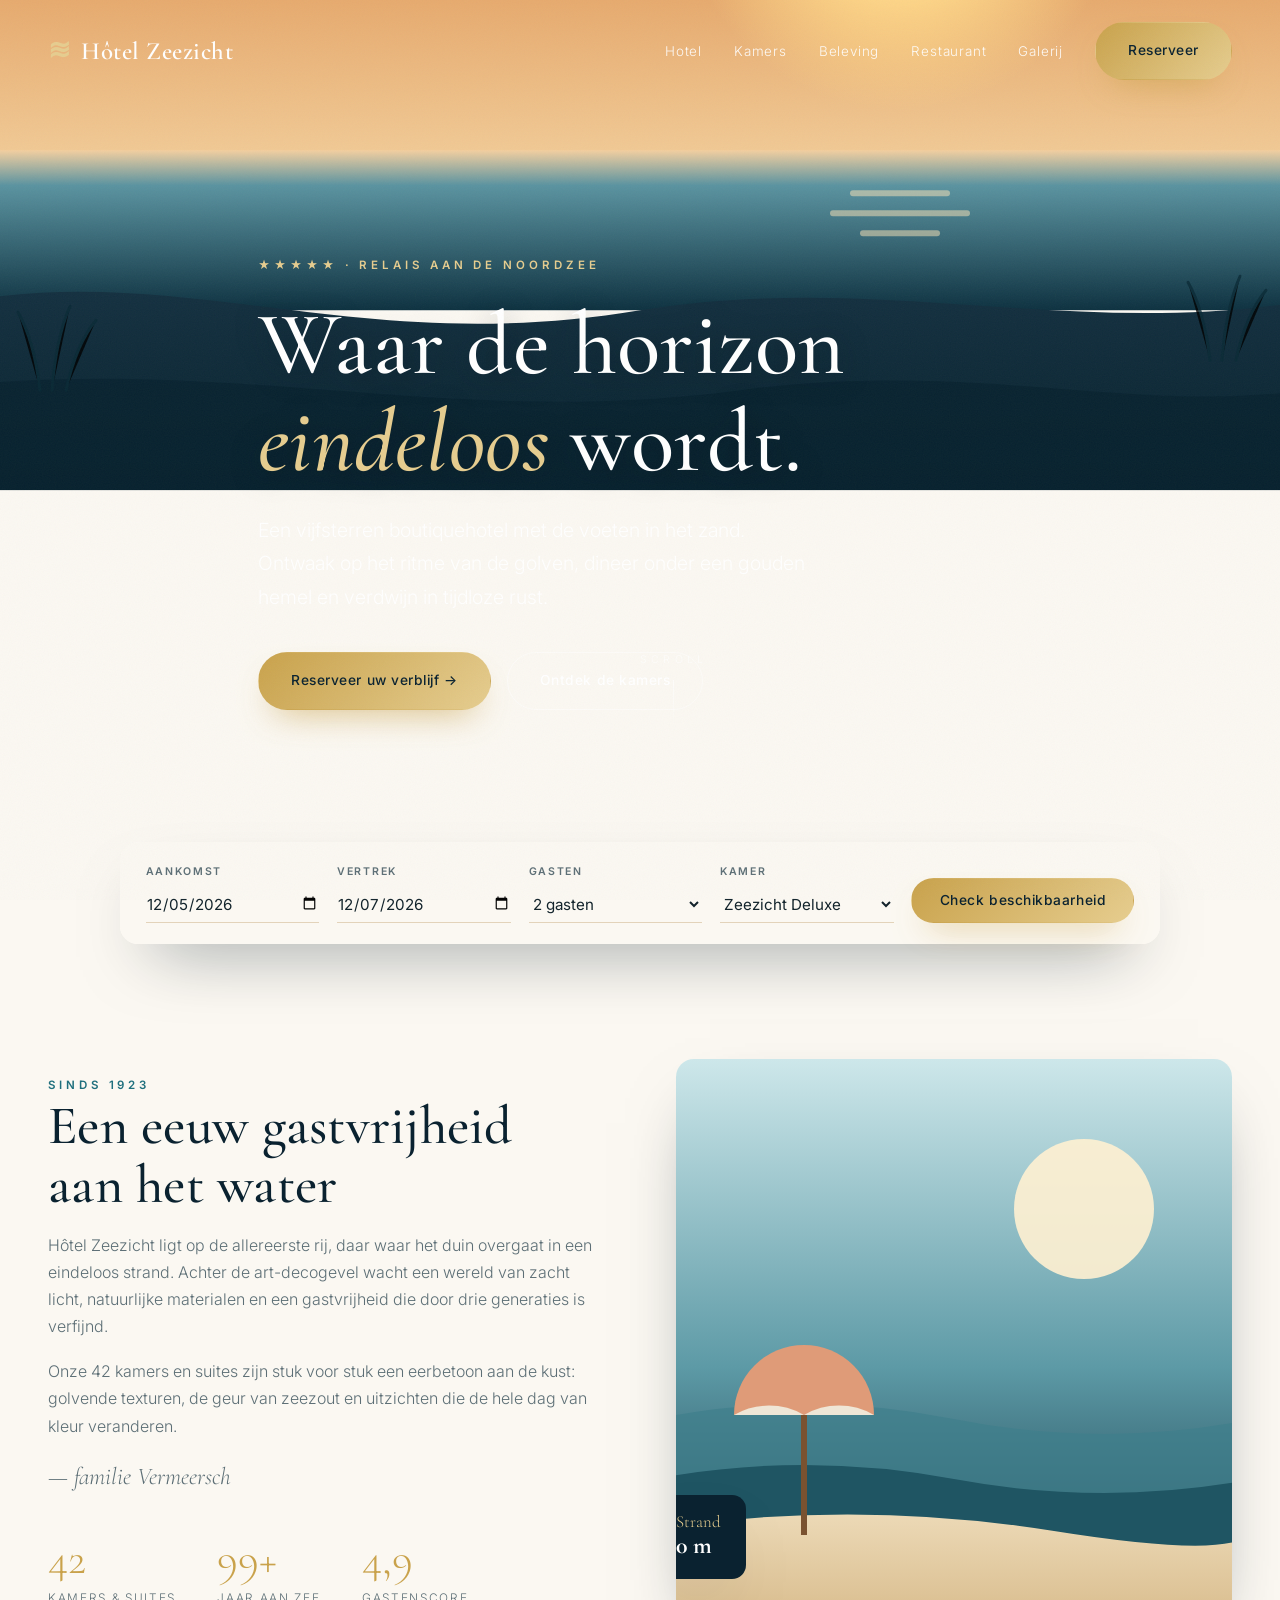
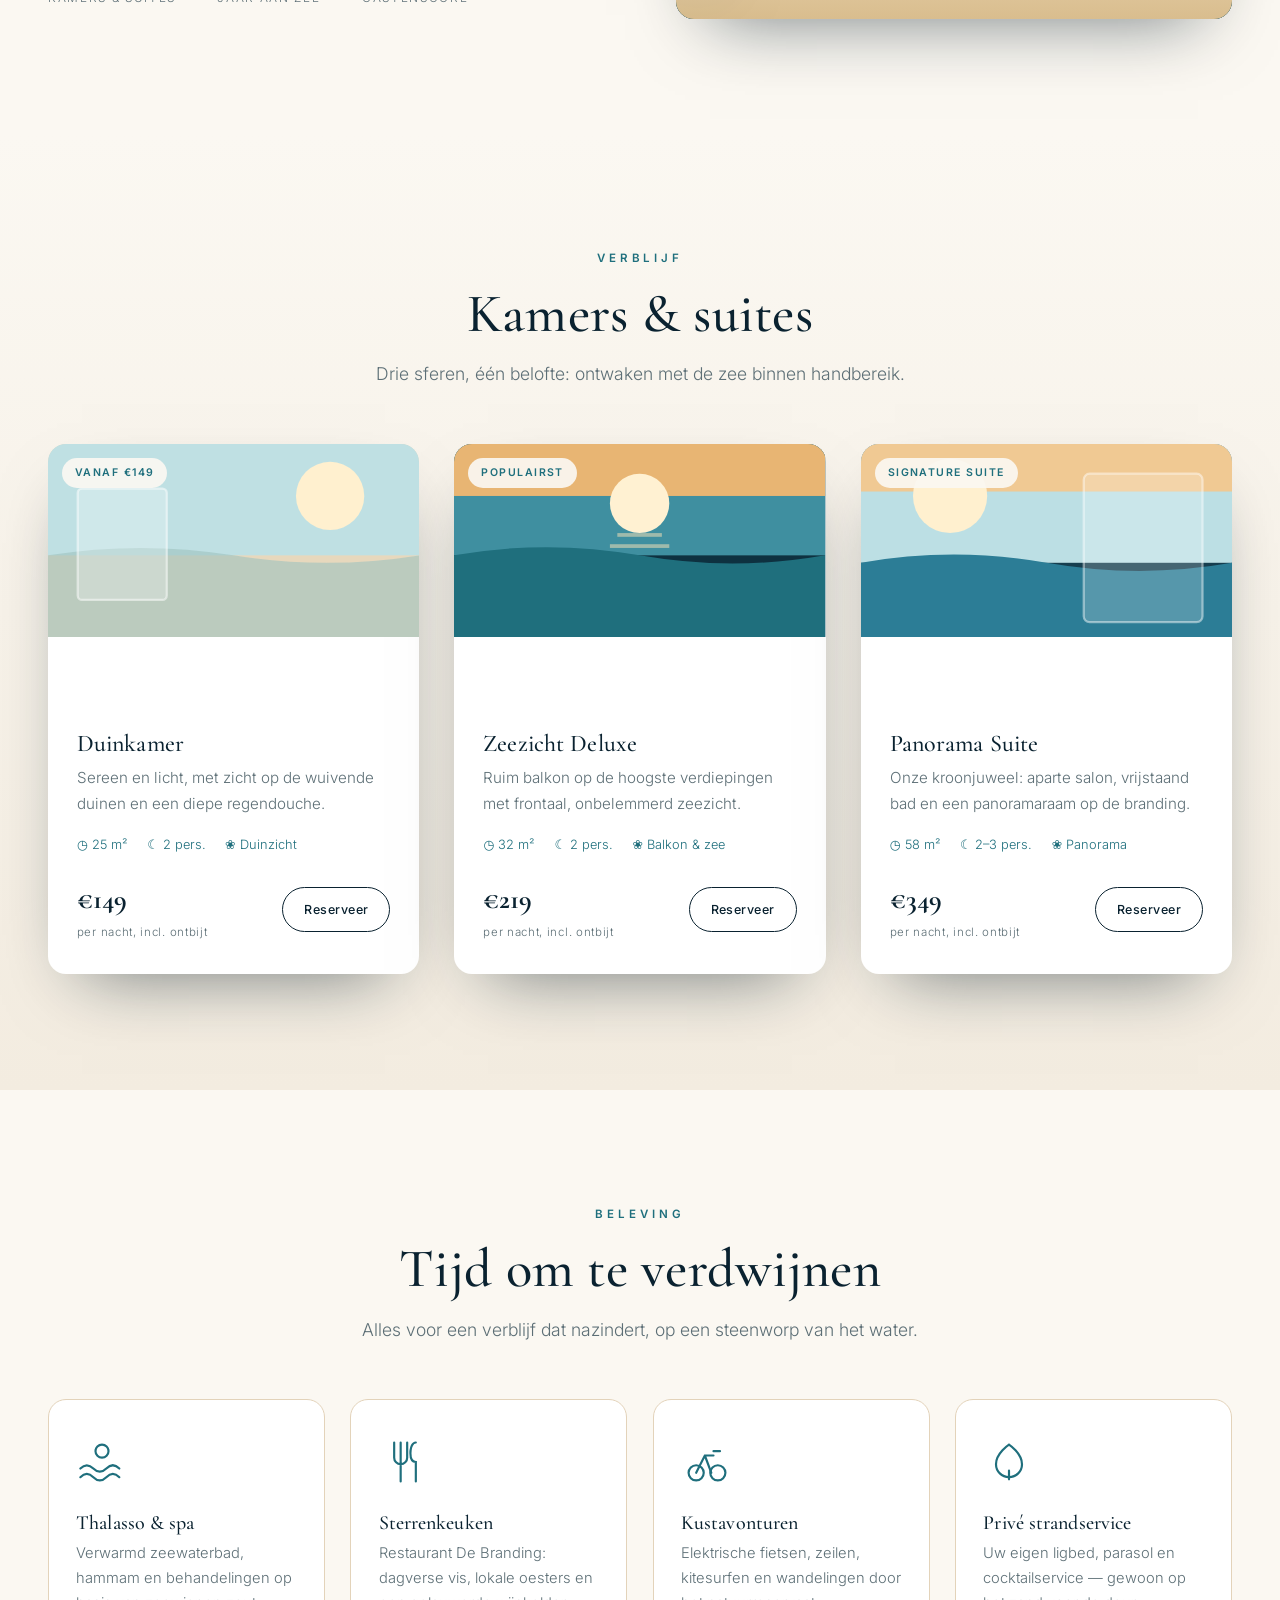
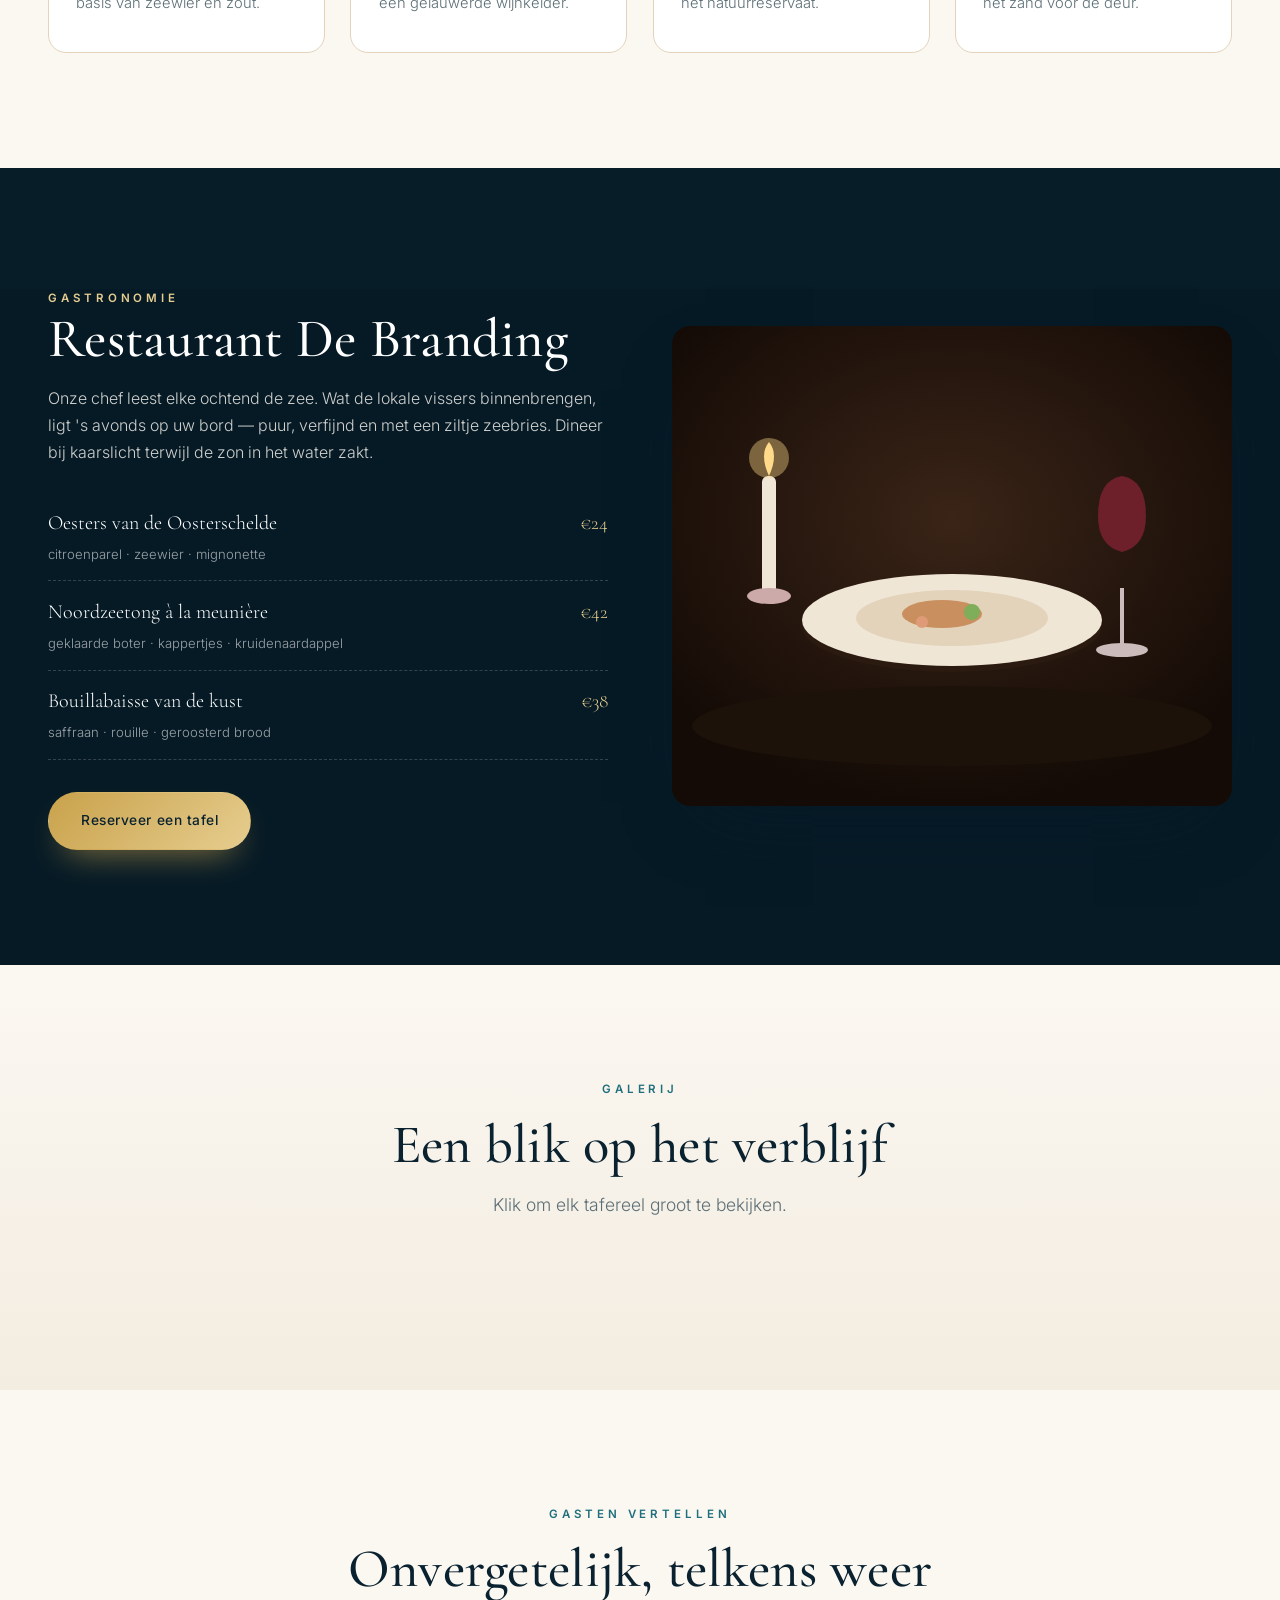
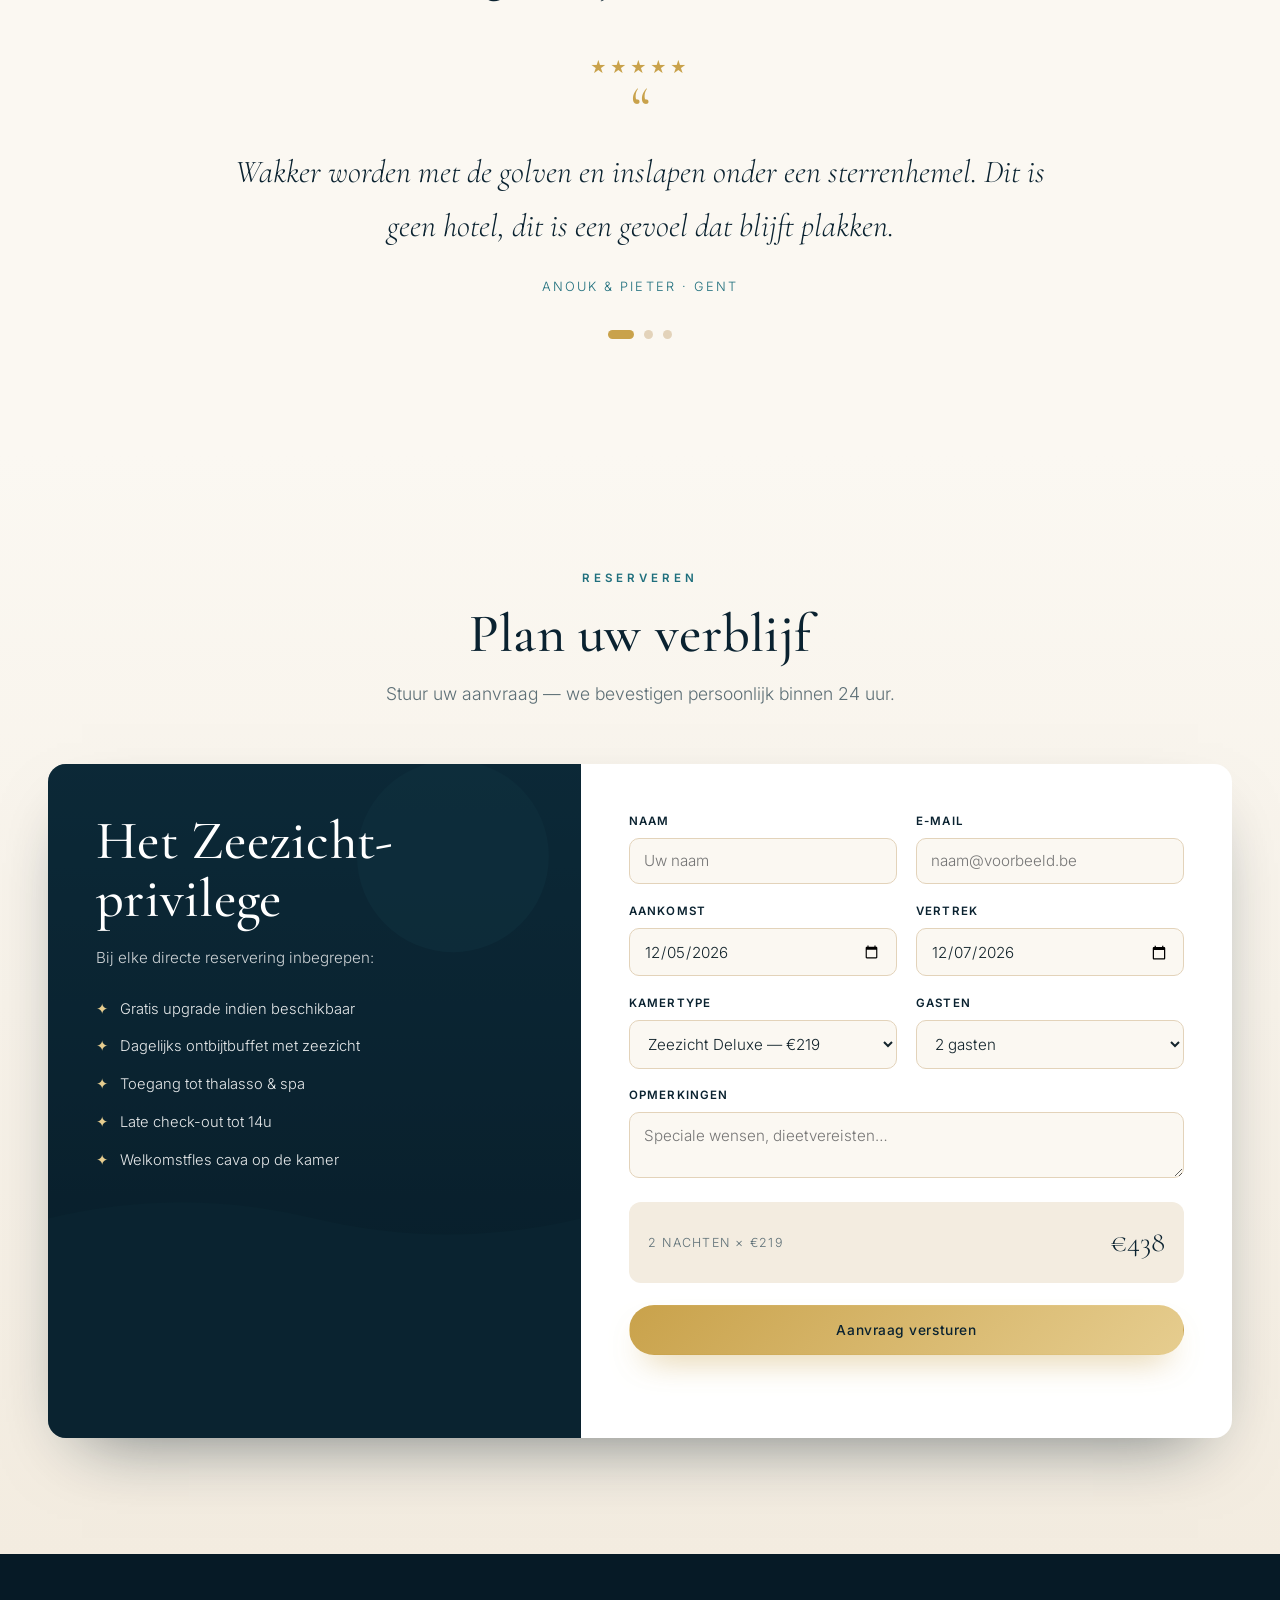
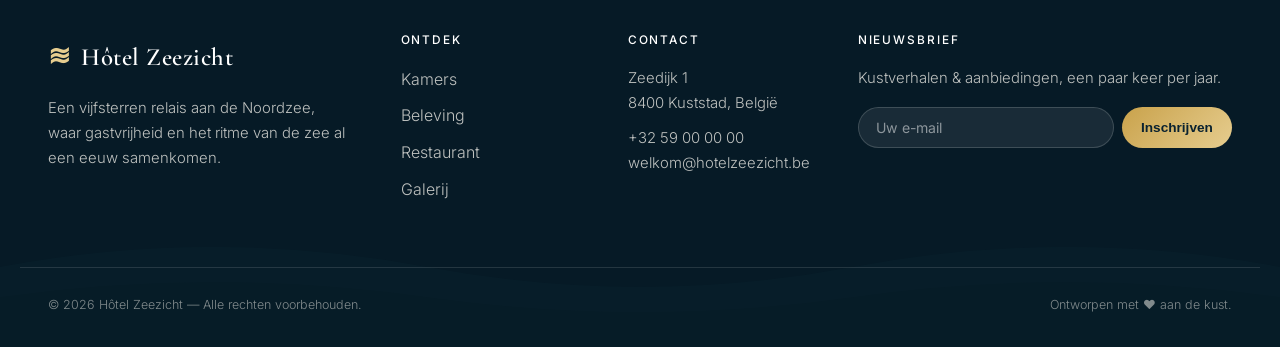
<file: website/index.html>
<!DOCTYPE html>
<html lang="nl">
<head>
<meta charset="UTF-8" />
<meta name="viewport" content="width=device-width, initial-scale=1.0" />
<meta name="description" content="Hôtel Zeezicht — een vijfsterren boutiquehotel aan de Noordzee. Filmisch zeezicht, sterrengastronomie, spa en pure rust aan de Belgische kust." />
<meta name="theme-color" content="#0a2230" />
<title>Hôtel Zeezicht — Luxe aan de Noordzee</title>
<link rel="preconnect" href="https://fonts.googleapis.com" />
<link rel="preconnect" href="https://fonts.gstatic.com" crossorigin />
<link href="https://fonts.googleapis.com/css2?family=Cormorant+Garamond:ital,wght@0,400;0,500;0,600;1,400&family=Inter:wght@300;400;500;600&display=swap" rel="stylesheet" />
<style>
/* =====================================================================
   HÔTEL ZEEZICHT — premium one-page experience
   Self-contained: alle beelden zijn met SVG/CSS opgebouwd.
   ===================================================================== */
:root{
  --abyss:#061a26; --ocean:#0a2230; --deep:#0e3140; --teal:#1f6f7d;
  --tide:#3f97a3; --mist:#a9cdd2; --sand:#efe6d6; --sand-2:#e3d3ba;
  --ivory:#fbf8f2; --ink:#13242c; --muted:#5d6f76;
  --gold:#c9a24b; --gold-soft:#e6cd8f; --coral:#df9b78; --white:#fff;
  --serif:"Cormorant Garamond",Georgia,serif;
  --sans:"Inter",system-ui,-apple-system,sans-serif;
  --max:1240px; --r:18px;
  --shadow:0 30px 70px -34px rgba(6,26,38,.6);
  --ease:cubic-bezier(.22,.61,.36,1);
}
*{box-sizing:border-box;margin:0;padding:0}
html{scroll-behavior:smooth}
body{font-family:var(--sans);font-weight:300;color:var(--ink);background:var(--ivory);
  line-height:1.7;overflow-x:hidden;-webkit-font-smoothing:antialiased}
a{color:inherit;text-decoration:none}
img{display:block;max-width:100%}
.container{width:100%;max-width:var(--max);margin:0 auto;padding:0 28px}
h1,h2,h3,h4{font-family:var(--serif);font-weight:500;line-height:1.08;color:var(--ocean);letter-spacing:.005em}
h1{font-size:clamp(2.8rem,7vw,5.6rem)}
h2{font-size:clamp(2rem,4.4vw,3.4rem)}
h3{font-size:1.5rem}
.eyebrow{font-family:var(--sans);text-transform:uppercase;letter-spacing:.34em;
  font-size:.72rem;font-weight:600;color:var(--teal)}
.eyebrow.light{color:var(--gold-soft)}
.lead{color:var(--muted);font-size:1.1rem;font-weight:300}

/* ---------- grain overlay for filmic depth ---------- */
body::before{content:"";position:fixed;inset:0;z-index:9999;pointer-events:none;opacity:.04;
  background-image:url("data:image/svg+xml,%3Csvg xmlns='http://www.w3.org/2000/svg' width='160' height='160'%3E%3Cfilter id='n'%3E%3CfeTurbulence type='fractalNoise' baseFrequency='.85' numOctaves='3'/%3E%3C/filter%3E%3Crect width='100%25' height='100%25' filter='url(%23n)'/%3E%3C/svg%3E")}

/* ---------- buttons ---------- */
.btn{display:inline-flex;align-items:center;gap:.55rem;padding:1rem 2rem;border-radius:999px;
  font-family:var(--sans);font-size:.86rem;font-weight:500;letter-spacing:.04em;cursor:pointer;
  border:1px solid transparent;transition:transform .4s var(--ease),background .4s var(--ease),color .4s var(--ease),box-shadow .4s var(--ease);
  position:relative;overflow:hidden}
.btn:hover{transform:translateY(-3px)}
.btn-gold{background:linear-gradient(135deg,var(--gold),var(--gold-soft));color:var(--ocean);
  box-shadow:0 16px 34px -16px rgba(201,162,75,.8)}
.btn-gold:hover{box-shadow:0 22px 44px -16px rgba(201,162,75,.95)}
.btn-ghost{background:transparent;color:var(--white);border-color:rgba(255,255,255,.45)}
.btn-ghost:hover{background:rgba(255,255,255,.12);border-color:rgba(255,255,255,.8)}
.btn-line{background:transparent;color:var(--ocean);border-color:var(--ocean)}
.btn-line:hover{background:var(--ocean);color:var(--white)}
.btn-block{width:100%;justify-content:center}

/* ---------- preloader ---------- */
#loader{position:fixed;inset:0;z-index:10000;background:var(--ocean);display:flex;
  flex-direction:column;align-items:center;justify-content:center;gap:1.4rem;
  transition:opacity .8s var(--ease),visibility .8s}
#loader.done{opacity:0;visibility:hidden}
.loader-mark{font-family:var(--serif);font-size:2.4rem;color:var(--gold-soft);letter-spacing:.1em;
  display:flex;align-items:center;gap:.5rem}
.loader-mark span{font-size:2.8rem}
.loader-bar{width:180px;height:2px;background:rgba(255,255,255,.18);border-radius:2px;overflow:hidden}
.loader-bar i{display:block;height:100%;width:0;background:linear-gradient(90deg,var(--gold),var(--gold-soft));
  animation:load 1.6s var(--ease) forwards}
@keyframes load{to{width:100%}}
.loader-cap{font-size:.7rem;letter-spacing:.4em;text-transform:uppercase;color:rgba(255,255,255,.5)}

/* ---------- header ---------- */
.header{position:fixed;top:0;left:0;right:0;z-index:200;padding:1.4rem 0;
  transition:transform .5s var(--ease),background .5s var(--ease),padding .5s var(--ease),box-shadow .5s var(--ease)}
.header.scrolled{background:rgba(251,248,242,.92);backdrop-filter:blur(14px);padding:.7rem 0;
  box-shadow:0 1px 0 rgba(6,26,38,.08)}
.header.hidden{transform:translateY(-110%)}
.header-inner{display:flex;align-items:center;justify-content:space-between}
.brand{display:flex;align-items:center;gap:.6rem;font-family:var(--serif);font-size:1.55rem;
  font-weight:600;color:var(--white);letter-spacing:.02em;transition:color .5s var(--ease)}
.brand .mk{font-size:1.7rem;color:var(--gold-soft)}
.scrolled .brand{color:var(--ocean)}
.nav{display:flex;align-items:center;gap:2rem}
.nav a.link{font-size:.84rem;letter-spacing:.06em;color:rgba(255,255,255,.92);position:relative;padding:.2rem 0}
.nav a.link::after{content:"";position:absolute;left:0;bottom:-3px;width:0;height:1px;background:var(--gold);transition:width .4s var(--ease)}
.nav a.link:hover::after{width:100%}
.scrolled .nav a.link{color:var(--ink)}
.burger{display:none;flex-direction:column;gap:6px;background:none;border:0;cursor:pointer;padding:8px;z-index:210}
.burger span{width:26px;height:2px;background:var(--white);transition:.4s var(--ease)}
.scrolled .burger span{background:var(--ocean)}
.burger.open span{background:var(--ocean)}
.burger.open span:nth-child(1){transform:translateY(8px) rotate(45deg)}
.burger.open span:nth-child(2){opacity:0}
.burger.open span:nth-child(3){transform:translateY(-8px) rotate(-45deg)}

/* ---------- hero ---------- */
.hero{position:relative;height:100vh;min-height:660px;overflow:hidden;color:var(--white);
  display:flex;align-items:center}
.scene{position:absolute;inset:0;z-index:0}
.scene svg{width:100%;height:100%;display:block}
.sun{transform-box:fill-box;transform-origin:center;animation:sunGlow 6s ease-in-out infinite}
@keyframes sunGlow{0%,100%{opacity:.92}50%{opacity:1}}
.cloud{animation:drift linear infinite}
.cloud.c1{animation-duration:70s}
.cloud.c2{animation-duration:95s}
@keyframes drift{from{transform:translateX(-12vw)}to{transform:translateX(112vw)}}
.gull{animation:flap 3.5s ease-in-out infinite}
@keyframes flap{0%,100%{transform:translateY(0)}50%{transform:translateY(-6px)}}
.hero-content{position:relative;z-index:3;max-width:820px;padding-top:60px}
.hero .eyebrow{margin-bottom:1.3rem;display:inline-block;opacity:0;animation:up .9s var(--ease) .3s forwards}
.hero h1{color:#fff;margin-bottom:1.5rem;text-shadow:0 4px 30px rgba(6,26,38,.4)}
.hero h1 .ln{display:block;opacity:0;transform:translateY(40px);animation:up 1s var(--ease) forwards}
.hero h1 .ln:nth-child(1){animation-delay:.45s}
.hero h1 .ln:nth-child(2){animation-delay:.62s}
.hero .em{font-style:italic;color:var(--gold-soft)}
.hero-sub{font-size:1.22rem;max-width:560px;margin-bottom:2.4rem;color:rgba(255,255,255,.94);
  opacity:0;animation:up 1s var(--ease) .85s forwards}
.hero-actions{display:flex;gap:1rem;flex-wrap:wrap;opacity:0;animation:up 1s var(--ease) 1.05s forwards}
@keyframes up{to{opacity:1;transform:none}}
.hero-scroll{position:absolute;bottom:170px;left:50%;transform:translateX(-50%);z-index:3;
  font-size:.66rem;letter-spacing:.4em;text-transform:uppercase;color:rgba(255,255,255,.7);
  display:flex;flex-direction:column;align-items:center;gap:.7rem;opacity:0;animation:up 1s 1.4s forwards}
.hero-scroll .ln{width:1px;height:50px;background:linear-gradient(rgba(255,255,255,.7),transparent);
  animation:lineDrop 2s ease-in-out infinite}
@keyframes lineDrop{0%{transform:scaleY(0);transform-origin:top}50%{transform:scaleY(1);transform-origin:top}50.1%{transform-origin:bottom}100%{transform:scaleY(0);transform-origin:bottom}}

/* floating booking bar */
.bookbar{position:relative;z-index:5;margin:-58px auto 0;max-width:1040px;
  background:rgba(251,248,242,.97);backdrop-filter:blur(8px);border-radius:var(--r);
  box-shadow:var(--shadow);padding:1.3rem 1.6rem;display:grid;
  grid-template-columns:repeat(4,1fr) auto;gap:1.1rem;align-items:end}
.bookbar .fld{display:flex;flex-direction:column;gap:.35rem;text-align:left}
.bookbar label{font-size:.66rem;letter-spacing:.16em;text-transform:uppercase;color:var(--muted);font-weight:600}
.bookbar input,.bookbar select{border:0;border-bottom:1px solid var(--sand-2);background:transparent;
  padding:.45rem 0;font-family:var(--sans);font-size:.95rem;color:var(--ink);outline:none;transition:border-color .3s}
.bookbar input:focus,.bookbar select:focus{border-color:var(--gold)}
.bookbar .btn{padding:.85rem 1.7rem;height:fit-content}

/* ---------- reveal ---------- */
.reveal{opacity:0;transform:translateY(40px);transition:opacity 1s var(--ease),transform 1s var(--ease)}
.reveal.in{opacity:1;transform:none}
.reveal.d1{transition-delay:.12s}.reveal.d2{transition-delay:.24s}.reveal.d3{transition-delay:.36s}

/* ---------- sections ---------- */
section{position:relative}
.pad{padding:clamp(5rem,9vw,8.5rem) 0}
.alt{background:linear-gradient(180deg,var(--ivory),#f3ece0)}
.head{max-width:680px;margin:0 auto 3.4rem;text-align:center}
.head .eyebrow{display:block;margin-bottom:1rem}
.head h2{margin-bottom:1rem}

/* about */
.about-grid{display:grid;grid-template-columns:1fr 1fr;gap:4.5rem;align-items:center}
.about-text p{color:var(--muted);margin:1.1rem 0}
.about-text h2{margin-bottom:.4rem}
.sign{font-family:var(--serif);font-style:italic;font-size:1.5rem;color:var(--teal);margin-top:.6rem}
.stats{display:flex;gap:2.6rem;margin-top:2.4rem;flex-wrap:wrap}
.stat .num{font-family:var(--serif);font-size:2.8rem;color:var(--gold);line-height:1}
.stat .lbl{font-size:.74rem;letter-spacing:.14em;text-transform:uppercase;color:var(--muted);margin-top:.4rem}
.about-art{position:relative;height:560px;border-radius:var(--r);overflow:hidden;box-shadow:var(--shadow)}
.about-art .badge{position:absolute;left:-26px;bottom:40px;background:var(--ocean);color:var(--gold-soft);
  font-family:var(--serif);font-size:1.05rem;padding:1.1rem 1.6rem;border-radius:14px;box-shadow:var(--shadow);
  display:flex;flex-direction:column;line-height:1.2}
.about-art .badge b{color:#fff;font-size:1.5rem}

/* rooms */
.rooms{display:grid;grid-template-columns:repeat(3,1fr);gap:2.2rem}
.room{background:#fff;border-radius:var(--r);overflow:hidden;box-shadow:var(--shadow);
  display:flex;flex-direction:column;transition:transform .55s var(--ease),box-shadow .55s var(--ease)}
.room:hover{transform:translateY(-10px);box-shadow:0 44px 80px -36px rgba(6,26,38,.6)}
.room-art{position:relative;height:260px;overflow:hidden}
.room-art .scene-svg{position:absolute;inset:0;transition:transform 1.1s var(--ease)}
.room:hover .room-art .scene-svg{transform:scale(1.08)}
.room-tag{position:absolute;top:14px;left:14px;z-index:2;background:rgba(251,248,242,.92);
  color:var(--teal);font-size:.66rem;letter-spacing:.14em;text-transform:uppercase;font-weight:600;
  padding:.4rem .8rem;border-radius:999px}
.room-body{padding:1.7rem 1.8rem 2rem;display:flex;flex-direction:column;flex:1}
.room-body h3{margin-bottom:.5rem}
.room-body p{color:var(--muted);font-size:.95rem}
.room-meta{display:flex;gap:1.2rem;margin:1.1rem 0 1.3rem;flex-wrap:wrap}
.room-meta span{font-size:.8rem;color:var(--teal);display:flex;align-items:center;gap:.35rem}
.room-foot{margin-top:auto;display:flex;align-items:center;justify-content:space-between;gap:1rem}
.room-price b{font-family:var(--serif);font-size:1.7rem;color:var(--ocean)}
.room-price small{display:block;font-size:.72rem;color:var(--muted);letter-spacing:.06em}
.room-foot .btn{padding:.7rem 1.3rem;font-size:.78rem}

/* experiences */
.exp{display:grid;grid-template-columns:repeat(4,1fr);gap:1.6rem}
.exp-card{background:#fff;border:1px solid var(--sand-2);border-radius:var(--r);padding:2.2rem 1.7rem;
  transition:transform .5s var(--ease),border-color .5s var(--ease),background .5s var(--ease)}
.exp-card:hover{transform:translateY(-8px);border-color:var(--gold);background:#fffdf8}
.exp-card .ic{width:52px;height:52px;margin-bottom:1.1rem;color:var(--teal)}
.exp-card h3{font-size:1.25rem;margin-bottom:.4rem}
.exp-card p{color:var(--muted);font-size:.92rem}

/* restaurant (dark, parallax) */
.dine{position:relative;color:var(--ivory);overflow:hidden;background:var(--abyss)}
.dine .scene{opacity:.5}
.dine-grid{position:relative;z-index:2;display:grid;grid-template-columns:1fr 1fr;gap:4rem;align-items:center}
.dine h2{color:#fff}
.dine-text p{color:rgba(251,248,242,.82);margin:1rem 0}
.menu{list-style:none;margin:1.6rem 0 2rem}
.menu li{display:flex;justify-content:space-between;align-items:baseline;gap:1rem;
  padding:.85rem 0;border-bottom:1px dashed rgba(255,255,255,.18)}
.menu .nm{font-family:var(--serif);font-size:1.25rem;color:#fff}
.menu .ds{font-size:.82rem;color:rgba(255,255,255,.6)}
.menu .pr{font-family:var(--serif);color:var(--gold-soft);font-size:1.2rem;white-space:nowrap}
.dine-art{height:480px;border-radius:var(--r);overflow:hidden;box-shadow:var(--shadow);position:relative}

/* gallery */
.gallery{display:grid;grid-template-columns:repeat(4,1fr);grid-auto-rows:200px;gap:14px}
.g-item{position:relative;overflow:hidden;border-radius:14px;cursor:pointer;box-shadow:var(--shadow)}
.g-item .scene-svg{position:absolute;inset:0;transition:transform 1s var(--ease)}
.g-item:hover .scene-svg{transform:scale(1.1)}
.g-item::after{content:"+";position:absolute;inset:0;display:flex;align-items:center;justify-content:center;
  font-family:var(--serif);font-size:2.4rem;color:#fff;background:rgba(6,26,38,.32);opacity:0;transition:opacity .45s var(--ease)}
.g-item:hover::after{opacity:1}
.g-item.tall{grid-row:span 2}.g-item.wide{grid-column:span 2}

/* lightbox */
.lb{position:fixed;inset:0;z-index:9000;background:rgba(6,18,26,.92);backdrop-filter:blur(6px);
  display:flex;align-items:center;justify-content:center;opacity:0;visibility:hidden;transition:opacity .5s var(--ease),visibility .5s}
.lb.open{opacity:1;visibility:visible}
.lb-stage{width:min(86vw,1000px);height:min(72vh,640px);border-radius:16px;overflow:hidden;
  box-shadow:0 50px 120px -40px #000;position:relative;transform:scale(.94);transition:transform .5s var(--ease)}
.lb.open .lb-stage{transform:scale(1)}
.lb-cap{position:absolute;left:0;right:0;bottom:0;padding:1.4rem 1.6rem;color:#fff;font-family:var(--serif);
  font-size:1.4rem;background:linear-gradient(transparent,rgba(6,18,26,.8))}
.lb-btn{position:absolute;top:50%;transform:translateY(-50%);width:54px;height:54px;border-radius:50%;
  border:1px solid rgba(255,255,255,.3);background:rgba(0,0,0,.25);color:#fff;font-size:1.3rem;cursor:pointer;
  display:flex;align-items:center;justify-content:center;transition:background .3s}
.lb-btn:hover{background:rgba(255,255,255,.18)}
.lb-prev{left:3vw}.lb-next{right:3vw}
.lb-close{position:absolute;top:4vh;right:4vw;width:46px;height:46px;border-radius:50%;border:1px solid rgba(255,255,255,.3);
  background:transparent;color:#fff;font-size:1.4rem;cursor:pointer}

/* testimonials */
.quotes{position:relative;max-width:820px;margin:0 auto;text-align:center;min-height:240px}
.quote{position:absolute;inset:0;opacity:0;transform:translateY(20px);transition:opacity .8s var(--ease),transform .8s var(--ease);pointer-events:none}
.quote.active{opacity:1;transform:none;position:relative;pointer-events:auto}
.quote .mark{font-family:var(--serif);font-size:4rem;color:var(--gold);line-height:.6}
.quote p{font-family:var(--serif);font-size:clamp(1.4rem,2.6vw,2rem);font-style:italic;color:var(--ocean);margin:1rem 0 1.4rem}
.quote .who{font-size:.8rem;letter-spacing:.16em;text-transform:uppercase;color:var(--teal)}
.dots{display:flex;gap:.6rem;justify-content:center;margin-top:2rem}
.dots button{width:9px;height:9px;border-radius:50%;border:0;background:var(--sand-2);cursor:pointer;transition:.3s}
.dots button.on{background:var(--gold);width:26px;border-radius:6px}
.stars{color:var(--gold);letter-spacing:.2em;margin-bottom:.6rem}

/* booking */
.book-wrap{display:grid;grid-template-columns:.9fr 1.1fr;gap:0;border-radius:var(--r);overflow:hidden;box-shadow:var(--shadow);background:#fff}
.book-side{background:var(--ocean);color:var(--ivory);padding:3rem;position:relative;overflow:hidden}
.book-side .scene{opacity:.5}
.book-side .inner{position:relative;z-index:2}
.book-side h2{color:#fff;margin-bottom:1rem}
.book-side p{color:rgba(255,255,255,.8);font-size:.95rem;margin-bottom:1.6rem}
.book-side ul{list-style:none}
.book-side li{display:flex;gap:.7rem;align-items:center;margin-bottom:.8rem;font-size:.92rem;color:rgba(255,255,255,.9)}
.book-side li .ck{color:var(--gold-soft)}
.book-form{padding:3rem}
.book-form .row{display:grid;grid-template-columns:1fr 1fr;gap:1.2rem}
.book-form label{display:block;font-size:.72rem;letter-spacing:.1em;text-transform:uppercase;
  color:var(--ocean);font-weight:600;margin-bottom:1.1rem}
.book-form input,.book-form select,.book-form textarea{width:100%;margin-top:.4rem;padding:.8rem .9rem;
  border:1px solid var(--sand-2);border-radius:10px;font-family:inherit;font-size:.95rem;color:var(--ink);
  background:var(--ivory);transition:border-color .3s,box-shadow .3s;font-weight:300}
.book-form input:focus,.book-form select:focus,.book-form textarea:focus{outline:0;border-color:var(--gold);
  box-shadow:0 0 0 3px rgba(201,162,75,.18)}
.estimate{display:flex;justify-content:space-between;align-items:center;background:#f3ece0;border-radius:12px;
  padding:1rem 1.2rem;margin:.4rem 0 1.4rem}
.estimate .lbl{font-size:.78rem;letter-spacing:.1em;text-transform:uppercase;color:var(--muted)}
.estimate .val{font-family:var(--serif);font-size:1.8rem;color:var(--ocean)}
.msg{margin-top:1rem;text-align:center;font-size:.95rem;min-height:1.2rem}
.msg.ok{color:var(--teal)}.msg.err{color:var(--coral)}

/* footer */
.footer{background:var(--abyss);color:rgba(251,248,242,.75);padding:5rem 0 2rem;position:relative;overflow:hidden}
.footer .scene{opacity:.35;height:200px;top:auto;bottom:0}
.f-grid{position:relative;z-index:2;display:grid;grid-template-columns:1.7fr 1fr 1fr 1.3fr;gap:3rem}
.f-brand .brand{color:#fff;margin-bottom:1rem}
.f-brand p{font-size:.93rem;max-width:300px}
.f-col h4{color:#fff;font-family:var(--sans);font-size:.74rem;letter-spacing:.16em;text-transform:uppercase;margin-bottom:1.2rem}
.f-col ul{list-style:none}
.f-col li{margin-bottom:.6rem}
.f-col a:hover{color:var(--gold-soft)}
.f-col p{font-size:.93rem;margin-bottom:.6rem}
.news{display:flex;gap:.5rem;margin-top:1rem}
.news input{flex:1;background:rgba(255,255,255,.08);border:1px solid rgba(255,255,255,.16);border-radius:999px;
  padding:.7rem 1.1rem;color:#fff;font-family:inherit;font-size:.88rem;outline:none}
.news input::placeholder{color:rgba(255,255,255,.5)}
.news button{border:0;border-radius:999px;padding:.7rem 1.2rem;background:linear-gradient(135deg,var(--gold),var(--gold-soft));
  color:var(--ocean);font-weight:600;cursor:pointer;font-size:.85rem}
.f-bottom{position:relative;z-index:2;display:flex;justify-content:space-between;flex-wrap:wrap;gap:.6rem;
  margin-top:3.4rem;padding-top:1.6rem;border-top:1px solid rgba(255,255,255,.12);
  font-size:.78rem;color:rgba(251,248,242,.5)}

/* ---------- responsive ---------- */
@media(max-width:980px){
  .about-grid,.dine-grid,.book-wrap{grid-template-columns:1fr}
  .about-art{height:420px}.dine-art{order:-1;height:320px}
  .rooms,.exp{grid-template-columns:repeat(2,1fr)}
  .gallery{grid-template-columns:repeat(2,1fr)}
  .bookbar{grid-template-columns:1fr 1fr;gap:1.3rem}
  .f-grid{grid-template-columns:1fr 1fr}
}
@media(max-width:640px){
  .burger{display:flex}
  .nav{position:fixed;inset:0;background:var(--ivory);flex-direction:column;justify-content:center;
    gap:1.6rem;transform:translateX(100%);transition:transform .5s var(--ease)}
  .nav.open{transform:none}
  .nav a.link{color:var(--ink);font-size:1.3rem;font-family:var(--serif)}
  .nav .btn{margin-top:.6rem}
  .rooms,.exp,.gallery,.book-form .row,.bookbar{grid-template-columns:1fr}
  .bookbar{margin-top:-30px}
  .f-grid{grid-template-columns:1fr}
  .hero-scroll{display:none}
  .stats{gap:1.6rem}
}
@media(prefers-reduced-motion:reduce){*{animation:none!important;transition:none!important}}
</style>
</head>
<body>

<!-- ===================== PRELOADER ===================== -->
<div id="loader">
  <div class="loader-mark"><span>≋</span> Hôtel Zeezicht</div>
  <div class="loader-bar"><i></i></div>
  <div class="loader-cap">Aan de Noordzee</div>
</div>

<!-- ===================== HEADER ===================== -->
<header class="header" id="header">
  <div class="container header-inner">
    <a href="#home" class="brand"><span class="mk">≋</span> Hôtel&nbsp;Zeezicht</a>
    <nav class="nav" id="nav">
      <a href="#about" class="link">Hotel</a>
      <a href="#rooms" class="link">Kamers</a>
      <a href="#experience" class="link">Beleving</a>
      <a href="#dine" class="link">Restaurant</a>
      <a href="#gallery" class="link">Galerij</a>
      <a href="#book" class="btn btn-gold">Reserveer</a>
    </nav>
    <button class="burger" id="burger" aria-label="Menu"><span></span><span></span><span></span></button>
  </div>
</header>

<!-- ===================== HERO ===================== -->
<section class="hero" id="home">
  <div class="scene" id="heroScene" data-parallax="0.3">
    <svg viewBox="0 0 1440 900" preserveAspectRatio="xMidYMid slice" aria-hidden="true">
      <defs>
        <linearGradient id="sky" x1="0" y1="0" x2="0" y2="1">
          <stop offset="0" stop-color="#163b54"/><stop offset="38%" stop-color="#2f6f87"/>
          <stop offset="62%" stop-color="#e6a86b"/><stop offset="100%" stop-color="#f6d9a8"/>
        </linearGradient>
        <radialGradient id="sunG" cx="50%" cy="50%" r="50%">
          <stop offset="0" stop-color="#fff3d6"/><stop offset="45%" stop-color="#ffd98a"/>
          <stop offset="100%" stop-color="#ffd98a" stop-opacity="0"/>
        </radialGradient>
        <linearGradient id="seaG" x1="0" y1="0" x2="0" y2="1">
          <stop offset="0" stop-color="#f3cfa0"/><stop offset="22%" stop-color="#5a93a0"/>
          <stop offset="100%" stop-color="#0d3140"/>
        </linearGradient>
        <linearGradient id="duneG" x1="0" y1="0" x2="0" y2="1">
          <stop offset="0" stop-color="#143040"/><stop offset="100%" stop-color="#08222e"/>
        </linearGradient>
      </defs>
      <rect width="1440" height="640" fill="url(#sky)"/>
      <circle class="sun" cx="980" cy="300" r="220" fill="url(#sunG)"/>
      <circle class="sun" cx="980" cy="300" r="84" fill="#fff0cf"/>
      <!-- clouds -->
      <g class="cloud c1" opacity=".5" fill="#ffffff">
        <ellipse cx="260" cy="150" rx="120" ry="26"/><ellipse cx="340" cy="135" rx="90" ry="22"/>
      </g>
      <g class="cloud c2" opacity=".35" fill="#ffffff">
        <ellipse cx="700" cy="110" rx="150" ry="24"/><ellipse cx="800" cy="98" rx="90" ry="18"/>
      </g>
      <!-- gulls -->
      <g class="gull" stroke="#0e3140" stroke-width="3" fill="none" stroke-linecap="round" opacity=".55">
        <path d="M400 230 q14 -14 28 0 q14 -14 28 0"/>
        <path d="M470 260 q10 -10 20 0 q10 -10 20 0"/>
      </g>
      <!-- sea with sun reflection -->
      <rect y="560" width="1440" height="160" fill="url(#seaG)"/>
      <g opacity=".5" fill="#ffe6b8">
        <rect x="930" y="600" width="100" height="6" rx="3"/>
        <rect x="910" y="620" width="140" height="6" rx="3"/>
        <rect x="940" y="640" width="80" height="6" rx="3"/>
      </g>
      <!-- foreground dunes -->
      <path fill="url(#duneG)" d="M0 720 C 250 660 420 770 720 720 C 980 678 1180 760 1440 700 L1440 900 L0 900 Z"/>
      <path fill="#08222e" opacity=".7" d="M0 800 C 300 760 520 840 820 800 C 1080 766 1240 836 1440 790 L1440 900 L0 900 Z"/>
      <!-- beach grass -->
      <g stroke="#0a2a36" stroke-width="3" stroke-linecap="round" opacity=".8">
        <path d="M120 800 q-6 -50 -22 -78"/><path d="M132 800 q4 -52 18 -84"/><path d="M146 800 q10 -46 30 -70"/>
        <path d="M1290 770 q-6 -50 -22 -78"/><path d="M1302 770 q4 -52 18 -84"/><path d="M1316 770 q10 -46 30 -70"/>
      </g>
    </svg>
  </div>
  <div class="container hero-content">
    <span class="eyebrow light">★★★★★ · Relais aan de Noordzee</span>
    <h1><span class="ln">Waar de horizon</span><span class="ln"><span class="em">eindeloos</span> wordt.</span></h1>
    <p class="hero-sub">Een vijfsterren boutiquehotel met de voeten in het zand. Ontwaak op het ritme van de golven, dineer onder een gouden hemel en verdwijn in tijdloze rust.</p>
    <div class="hero-actions">
      <a href="#book" class="btn btn-gold">Reserveer uw verblijf →</a>
      <a href="#rooms" class="btn btn-ghost">Ontdek de kamers</a>
    </div>
  </div>
  <div class="hero-scroll"><span>Scroll</span><span class="ln"></span></div>
</section>

<!-- ===================== BOOKING BAR ===================== -->
<form class="bookbar" id="quickbar">
  <div class="fld"><label>Aankomst</label><input type="date" id="qIn" required></div>
  <div class="fld"><label>Vertrek</label><input type="date" id="qOut" required></div>
  <div class="fld"><label>Gasten</label>
    <select id="qGuests"><option>1 gast</option><option selected>2 gasten</option><option>3 gasten</option><option>4 gasten</option></select>
  </div>
  <div class="fld"><label>Kamer</label>
    <select id="qRoom"><option>Duinkamer</option><option selected>Zeezicht Deluxe</option><option>Panorama Suite</option></select>
  </div>
  <button class="btn btn-gold" type="submit">Check beschikbaarheid</button>
</form>

<!-- ===================== ABOUT ===================== -->
<section class="pad" id="about">
  <div class="container about-grid">
    <div class="about-text reveal">
      <span class="eyebrow">Sinds 1923</span>
      <h2>Een eeuw gastvrijheid<br>aan het water</h2>
      <p>Hôtel Zeezicht ligt op de allereerste rij, daar waar het duin overgaat in een eindeloos strand. Achter de art-decogevel wacht een wereld van zacht licht, natuurlijke materialen en een gastvrijheid die door drie generaties is verfijnd.</p>
      <p>Onze 42 kamers en suites zijn stuk voor stuk een eerbetoon aan de kust: golvende texturen, de geur van zeezout en uitzichten die de hele dag van kleur veranderen.</p>
      <p class="sign">— familie Vermeersch</p>
      <div class="stats">
        <div class="stat reveal d1"><div class="num" data-count="42">0</div><div class="lbl">Kamers &amp; suites</div></div>
        <div class="stat reveal d2"><div class="num" data-count="100" data-suffix="+">0</div><div class="lbl">Jaar aan zee</div></div>
        <div class="stat reveal d3"><div class="num" data-count="4.9" data-decimals="1">0</div><div class="lbl">Gastenscore</div></div>
      </div>
    </div>
    <div class="about-art reveal d1">
      <svg viewBox="0 0 600 560" preserveAspectRatio="xMidYMid slice" aria-hidden="true" style="width:100%;height:100%">
        <defs>
          <linearGradient id="ab" x1="0" y1="0" x2="0" y2="1"><stop offset="0" stop-color="#cde7ea"/><stop offset="55%" stop-color="#5d9aa6"/><stop offset="100%" stop-color="#0e3140"/></linearGradient>
          <linearGradient id="abSand" x1="0" y1="0" x2="0" y2="1"><stop offset="0" stop-color="#ecd9b6"/><stop offset="100%" stop-color="#d9bd8e"/></linearGradient>
        </defs>
        <rect width="600" height="560" fill="url(#ab)"/>
        <circle cx="430" cy="150" r="70" fill="#fff1d2" opacity=".9"/>
        <path d="M0 360 Q150 330 300 360 T600 360 V560 H0 Z" fill="#3f7f8c" opacity=".7"/>
        <path d="M0 420 Q150 392 300 420 T600 420 V560 H0 Z" fill="#1f5563"/>
        <path d="M0 470 Q200 440 400 472 T600 466 V560 H0 Z" fill="url(#abSand)"/>
        <!-- parasol -->
        <g transform="translate(150 360)">
          <rect x="-3" y="-4" width="6" height="120" fill="#7a5230"/>
          <path d="M-70 -4 A70 70 0 0 1 70 -4 Z" fill="#df9b78"/>
          <path d="M-70 -4 A70 70 0 0 1 0 -4 Z" fill="#efe6d6"/>
          <path d="M0 -4 A70 70 0 0 1 70 -4 Z" fill="#efe6d6"/>
        </g>
      </svg>
      <div class="badge">Strand<b>0 m</b></div>
    </div>
  </div>
</section>

<!-- ===================== ROOMS ===================== -->
<section class="pad alt" id="rooms">
  <div class="container">
    <div class="head reveal">
      <span class="eyebrow">Verblijf</span>
      <h2>Kamers &amp; suites</h2>
      <p class="lead">Drie sferen, één belofte: ontwaken met de zee binnen handbereik.</p>
    </div>
    <div class="rooms">
      <!-- Room 1 -->
      <article class="room reveal">
        <div class="room-art"><span class="room-tag">vanaf €149</span>
          <svg class="scene-svg" viewBox="0 0 500 260" preserveAspectRatio="xMidYMid slice" aria-hidden="true">
            <rect width="500" height="260" fill="#e7d8bd"/>
            <rect width="500" height="150" fill="#bfe0e3"/>
            <circle cx="380" cy="70" r="46" fill="#fff0cf"/>
            <path d="M0 150 Q125 130 250 150 T500 150 V260 H0Z" fill="#9ec3c0" opacity=".6"/>
            <rect x="40" y="60" width="120" height="150" rx="6" fill="#fff" opacity=".25"/>
            <rect x="40" y="60" width="120" height="150" rx="6" fill="none" stroke="#fff" stroke-width="3" opacity=".5"/>
          </svg>
        </div>
        <div class="room-body">
          <h3>Duinkamer</h3>
          <p>Sereen en licht, met zicht op de wuivende duinen en een diepe regendouche.</p>
          <div class="room-meta"><span>◷ 25 m²</span><span>☾ 2 pers.</span><span>❀ Duinzicht</span></div>
          <div class="room-foot">
            <div class="room-price"><b>€149</b><small>per nacht, incl. ontbijt</small></div>
            <a href="#book" class="btn btn-line">Reserveer</a>
          </div>
        </div>
      </article>
      <!-- Room 2 -->
      <article class="room reveal d1">
        <div class="room-art"><span class="room-tag">populairst</span>
          <svg class="scene-svg" viewBox="0 0 500 260" preserveAspectRatio="xMidYMid slice" aria-hidden="true">
            <rect width="500" height="260" fill="#0e3140"/>
            <rect width="500" height="150" fill="#3f8fa0"/>
            <rect width="500" height="70" fill="#e8b573"/>
            <circle cx="250" cy="80" r="40" fill="#fff1d2"/>
            <path d="M0 150 Q125 128 250 150 T500 150 V260 H0Z" fill="#1f6f7d"/>
            <g fill="#ffe6b8" opacity=".5"><rect x="220" y="120" width="60" height="5"/><rect x="210" y="135" width="80" height="5"/></g>
          </svg>
        </div>
        <div class="room-body">
          <h3>Zeezicht Deluxe</h3>
          <p>Ruim balkon op de hoogste verdiepingen met frontaal, onbelemmerd zeezicht.</p>
          <div class="room-meta"><span>◷ 32 m²</span><span>☾ 2 pers.</span><span>❀ Balkon &amp; zee</span></div>
          <div class="room-foot">
            <div class="room-price"><b>€219</b><small>per nacht, incl. ontbijt</small></div>
            <a href="#book" class="btn btn-line">Reserveer</a>
          </div>
        </div>
      </article>
      <!-- Room 3 -->
      <article class="room reveal d2">
        <div class="room-art"><span class="room-tag">signature suite</span>
          <svg class="scene-svg" viewBox="0 0 500 260" preserveAspectRatio="xMidYMid slice" aria-hidden="true">
            <rect width="500" height="260" fill="#163e4f"/>
            <rect width="500" height="160" fill="#bcdfe4"/>
            <rect width="500" height="64" fill="#f0c993"/>
            <circle cx="120" cy="70" r="50" fill="#fff0cf"/>
            <path d="M0 160 Q125 138 250 160 T500 160 V260 H0Z" fill="#2c7d96"/>
            <rect x="300" y="40" width="160" height="200" rx="8" fill="#fff" opacity=".2"/>
            <rect x="300" y="40" width="160" height="200" rx="8" fill="none" stroke="#fff" stroke-width="3" opacity=".45"/>
          </svg>
        </div>
        <div class="room-body">
          <h3>Panorama Suite</h3>
          <p>Onze kroonjuweel: aparte salon, vrijstaand bad en een panoramaraam op de branding.</p>
          <div class="room-meta"><span>◷ 58 m²</span><span>☾ 2–3 pers.</span><span>❀ Panorama</span></div>
          <div class="room-foot">
            <div class="room-price"><b>€349</b><small>per nacht, incl. ontbijt</small></div>
            <a href="#book" class="btn btn-line">Reserveer</a>
          </div>
        </div>
      </article>
    </div>
  </div>
</section>

<!-- ===================== EXPERIENCES ===================== -->
<section class="pad" id="experience">
  <div class="container">
    <div class="head reveal">
      <span class="eyebrow">Beleving</span>
      <h2>Tijd om te verdwijnen</h2>
      <p class="lead">Alles voor een verblijf dat nazindert, op een steenworp van het water.</p>
    </div>
    <div class="exp">
      <div class="exp-card reveal">
        <svg class="ic" viewBox="0 0 48 48" fill="none" stroke="currentColor" stroke-width="2" stroke-linecap="round"><path d="M4 30c4-4 8-4 12 0s8 4 12 0 8-4 12 0"/><path d="M4 38c4-4 8-4 12 0s8 4 12 0 8-4 12 0"/><circle cx="24" cy="14" r="6"/></svg>
        <h3>Thalasso &amp; spa</h3><p>Verwarmd zeewaterbad, hammam en behandelingen op basis van zeewier en zout.</p>
      </div>
      <div class="exp-card reveal d1">
        <svg class="ic" viewBox="0 0 48 48" fill="none" stroke="currentColor" stroke-width="2" stroke-linecap="round"><path d="M14 6v14a6 6 0 0 0 12 0V6M20 6v36M34 6c-3 0-5 4-5 10s2 8 5 8v18"/></svg>
        <h3>Sterrenkeuken</h3><p>Restaurant De Branding: dagverse vis, lokale oesters en een gelauwerde wijnkelder.</p>
      </div>
      <div class="exp-card reveal d2">
        <svg class="ic" viewBox="0 0 48 48" fill="none" stroke="currentColor" stroke-width="2" stroke-linecap="round"><circle cx="14" cy="34" r="7"/><circle cx="34" cy="34" r="7"/><path d="M14 34l8-16h8M22 18l6 16M30 14h6"/></svg>
        <h3>Kustavonturen</h3><p>Elektrische fietsen, zeilen, kitesurfen en wandelingen door het natuurreservaat.</p>
      </div>
      <div class="exp-card reveal d3">
        <svg class="ic" viewBox="0 0 48 48" fill="none" stroke="currentColor" stroke-width="2" stroke-linecap="round"><path d="M24 8s12 8 12 18a12 12 0 0 1-24 0C12 16 24 8 24 8Z"/><path d="M24 40v-8"/></svg>
        <h3>Privé strandservice</h3><p>Uw eigen ligbed, parasol en cocktailservice — gewoon op het zand voor de deur.</p>
      </div>
    </div>
  </div>
</section>

<!-- ===================== RESTAURANT ===================== -->
<section class="pad dine" id="dine">
  <div class="scene" data-parallax="0.18">
    <svg viewBox="0 0 1440 700" preserveAspectRatio="xMidYMid slice" aria-hidden="true" style="width:100%;height:100%">
      <defs><linearGradient id="dn" x1="0" y1="0" x2="0" y2="1"><stop offset="0" stop-color="#0c2a38"/><stop offset="100%" stop-color="#061620"/></linearGradient></defs>
      <rect width="1440" height="700" fill="url(#dn)"/>
      <circle cx="1100" cy="160" r="150" fill="#1c4a55" opacity=".5"/>
      <path d="M0 480 Q360 440 720 480 T1440 480 V700 H0Z" fill="#0a2530"/>
      <path d="M0 540 Q360 510 720 540 T1440 540 V700 H0Z" fill="#08202a"/>
    </svg>
  </div>
  <div class="container dine-grid">
    <div class="dine-text reveal">
      <span class="eyebrow light">Gastronomie</span>
      <h2>Restaurant De Branding</h2>
      <p>Onze chef leest elke ochtend de zee. Wat de lokale vissers binnenbrengen, ligt 's avonds op uw bord — puur, verfijnd en met een ziltje zeebries. Dineer bij kaarslicht terwijl de zon in het water zakt.</p>
      <ul class="menu">
        <li><span><span class="nm">Oesters van de Oosterschelde</span><br><span class="ds">citroenparel · zeewier · mignonette</span></span><span class="pr">€24</span></li>
        <li><span><span class="nm">Noordzeetong à la meunière</span><br><span class="ds">geklaarde boter · kappertjes · kruidenaardappel</span></span><span class="pr">€42</span></li>
        <li><span><span class="nm">Bouillabaisse van de kust</span><br><span class="ds">saffraan · rouille · geroosterd brood</span></span><span class="pr">€38</span></li>
      </ul>
      <a href="#book" class="btn btn-gold">Reserveer een tafel</a>
    </div>
    <div class="dine-art reveal d1">
      <svg viewBox="0 0 600 480" preserveAspectRatio="xMidYMid slice" aria-hidden="true" style="width:100%;height:100%">
        <defs><radialGradient id="cdl" cx="50%" cy="40%" r="60%"><stop offset="0" stop-color="#3a2417"/><stop offset="100%" stop-color="#140b06"/></radialGradient></defs>
        <rect width="600" height="480" fill="url(#cdl)"/>
        <ellipse cx="300" cy="400" rx="260" ry="40" fill="#1d120a"/>
        <!-- plate -->
        <ellipse cx="300" cy="300" rx="150" ry="46" fill="#2a1a10"/>
        <ellipse cx="300" cy="294" rx="150" ry="46" fill="#efe6d6"/>
        <ellipse cx="300" cy="292" rx="96" ry="28" fill="#e3d3ba"/>
        <ellipse cx="290" cy="288" rx="40" ry="14" fill="#c98f5f"/>
        <circle cx="320" cy="286" r="8" fill="#7fae5a"/><circle cx="270" cy="296" r="6" fill="#df9b78"/>
        <!-- candle -->
        <rect x="110" y="150" width="14" height="120" rx="6" fill="#efe6d6"/>
        <ellipse cx="117" cy="270" rx="22" ry="8" fill="#caa"/>
        <path d="M117 150 q-10 -22 0 -34 q10 12 0 34" fill="#ffd98a"/>
        <circle cx="117" cy="132" r="20" fill="#ffd98a" opacity=".4"/>
        <!-- wine glass -->
        <path d="M470 150 q24 4 24 40 q0 30 -24 36 q-24 -6 -24 -36 q0 -36 24 -40Z" fill="#7a2230" opacity=".85"/>
        <rect x="468" y="262" width="4" height="60" fill="#cbb"/><ellipse cx="470" cy="324" rx="26" ry="7" fill="#cbb"/>
      </svg>
    </div>
  </div>
</section>

<!-- ===================== GALLERY ===================== -->
<section class="pad alt" id="gallery">
  <div class="container">
    <div class="head reveal">
      <span class="eyebrow">Galerij</span>
      <h2>Een blik op het verblijf</h2>
      <p class="lead">Klik om elk tafereel groot te bekijken.</p>
    </div>
    <div class="gallery" id="gallery"></div>
  </div>
</section>

<!-- ===================== TESTIMONIALS ===================== -->
<section class="pad" id="reviews">
  <div class="container">
    <div class="head reveal"><span class="eyebrow">Gasten vertellen</span><h2>Onvergetelijk, telkens weer</h2></div>
    <div class="quotes reveal d1" id="quotes">
      <div class="quote active">
        <div class="stars">★★★★★</div><div class="mark">“</div>
        <p>Wakker worden met de golven en inslapen onder een sterrenhemel. Dit is geen hotel, dit is een gevoel dat blijft plakken.</p>
        <div class="who">Anouk &amp; Pieter · Gent</div>
      </div>
      <div class="quote">
        <div class="stars">★★★★★</div><div class="mark">“</div>
        <p>Het diner in De Branding was het beste visgerecht van ons leven. De service voelde als thuiskomen bij familie.</p>
        <div class="who">The Harrisons · Londen</div>
      </div>
      <div class="quote">
        <div class="stars">★★★★★</div><div class="mark">“</div>
        <p>De Panorama Suite is pure poëzie. We hebben uren naar de zee gestaard vanuit het bad. We komen gegarandeerd terug.</p>
        <div class="who">Familie Janssens · Antwerpen</div>
      </div>
    </div>
    <div class="dots" id="dots"></div>
  </div>
</section>

<!-- ===================== BOOKING ===================== -->
<section class="pad alt" id="book">
  <div class="container">
    <div class="head reveal"><span class="eyebrow">Reserveren</span><h2>Plan uw verblijf</h2>
      <p class="lead">Stuur uw aanvraag — we bevestigen persoonlijk binnen 24 uur.</p></div>
    <div class="book-wrap reveal d1">
      <div class="book-side">
        <div class="scene">
          <svg viewBox="0 0 500 700" preserveAspectRatio="xMidYMid slice" aria-hidden="true" style="width:100%;height:100%">
            <defs><linearGradient id="bs" x1="0" y1="0" x2="0" y2="1"><stop offset="0" stop-color="#0e3140"/><stop offset="100%" stop-color="#061620"/></linearGradient></defs>
            <rect width="500" height="700" fill="url(#bs)"/>
            <circle cx="380" cy="120" r="90" fill="#143f4c" opacity=".6"/>
            <path d="M0 460 Q125 430 250 460 T500 460 V700 H0Z" fill="#0a2530"/>
          </svg>
        </div>
        <div class="inner">
          <h2>Het Zeezicht-<br>privilege</h2>
          <p>Bij elke directe reservering inbegrepen:</p>
          <ul>
            <li><span class="ck">✦</span> Gratis upgrade indien beschikbaar</li>
            <li><span class="ck">✦</span> Dagelijks ontbijtbuffet met zeezicht</li>
            <li><span class="ck">✦</span> Toegang tot thalasso &amp; spa</li>
            <li><span class="ck">✦</span> Late check-out tot 14u</li>
            <li><span class="ck">✦</span> Welkomstfles cava op de kamer</li>
          </ul>
        </div>
      </div>
      <form class="book-form" id="bookForm" novalidate>
        <div class="row">
          <label>Naam<input type="text" name="naam" placeholder="Uw naam" required></label>
          <label>E-mail<input type="email" name="email" placeholder="naam@voorbeeld.be" required></label>
        </div>
        <div class="row">
          <label>Aankomst<input type="date" name="aankomst" id="bIn" required></label>
          <label>Vertrek<input type="date" name="vertrek" id="bOut" required></label>
        </div>
        <div class="row">
          <label>Kamertype<select name="kamer" id="bRoom">
            <option data-price="149">Duinkamer — €149</option>
            <option data-price="219" selected>Zeezicht Deluxe — €219</option>
            <option data-price="349">Panorama Suite — €349</option>
          </select></label>
          <label>Gasten<select name="gasten"><option>1 gast</option><option selected>2 gasten</option><option>3 gasten</option><option>4 gasten</option></select></label>
        </div>
        <label>Opmerkingen<textarea name="opm" rows="2" placeholder="Speciale wensen, dieetvereisten…"></textarea></label>
        <div class="estimate"><span class="lbl" id="estLbl">Selecteer uw data</span><span class="val" id="estVal">—</span></div>
        <button type="submit" class="btn btn-gold btn-block">Aanvraag versturen</button>
        <p class="msg" id="bookMsg" role="status"></p>
      </form>
    </div>
  </div>
</section>

<!-- ===================== FOOTER ===================== -->
<footer class="footer" id="contact">
  <div class="scene">
    <svg viewBox="0 0 1440 200" preserveAspectRatio="none" aria-hidden="true" style="width:100%;height:100%">
      <path d="M0 120 Q240 80 480 120 T960 120 T1440 120 V200 H0Z" fill="#0a2530"/>
      <path d="M0 150 Q240 120 480 150 T960 150 T1440 150 V200 H0Z" fill="#08202a"/>
    </svg>
  </div>
  <div class="container f-grid">
    <div class="f-brand">
      <a href="#home" class="brand"><span class="mk">≋</span> Hôtel&nbsp;Zeezicht</a>
      <p>Een vijfsterren relais aan de Noordzee, waar gastvrijheid en het ritme van de zee al een eeuw samenkomen.</p>
    </div>
    <div class="f-col">
      <h4>Ontdek</h4>
      <ul><li><a href="#rooms">Kamers</a></li><li><a href="#experience">Beleving</a></li><li><a href="#dine">Restaurant</a></li><li><a href="#gallery">Galerij</a></li></ul>
    </div>
    <div class="f-col">
      <h4>Contact</h4>
      <p>Zeedijk 1<br>8400 Kuststad, België</p>
      <p><a href="tel:+3259000000">+32 59 00 00 00</a><br><a href="mailto:welkom@hotelzeezicht.be">welkom@hotelzeezicht.be</a></p>
    </div>
    <div class="f-col">
      <h4>Nieuwsbrief</h4>
      <p>Kustverhalen &amp; aanbiedingen, een paar keer per jaar.</p>
      <form class="news" id="newsForm"><input type="email" placeholder="Uw e-mail" required><button type="submit">Inschrijven</button></form>
    </div>
  </div>
  <div class="container f-bottom">
    <p>© <span id="yr"></span> Hôtel Zeezicht — Alle rechten voorbehouden.</p>
    <p>Ontworpen met ❤︎ aan de kust.</p>
  </div>
</footer>

<!-- ===================== LIGHTBOX ===================== -->
<div class="lb" id="lb">
  <button class="lb-close" id="lbClose" aria-label="Sluiten">✕</button>
  <button class="lb-btn lb-prev" id="lbPrev" aria-label="Vorige">‹</button>
  <div class="lb-stage" id="lbStage"><div class="lb-cap" id="lbCap"></div></div>
  <button class="lb-btn lb-next" id="lbNext" aria-label="Volgende">›</button>
</div>

<script>
/* ===================================================================
   HÔTEL ZEEZICHT — interactions (vanilla JS, geen externe libraries)
   =================================================================== */
const $ = (s,c=document)=>c.querySelector(s);
const $$ = (s,c=document)=>[...c.querySelectorAll(s)];

/* ---- preloader ---- */
window.addEventListener('load',()=>setTimeout(()=>$('#loader').classList.add('done'),900));

/* ---- year ---- */
$('#yr').textContent=new Date().getFullYear();

/* ---- header: shrink + hide on scroll down ---- */
const header=$('#header');let lastY=0;
const onScroll=()=>{
  const y=window.scrollY;
  header.classList.toggle('scrolled',y>40);
  header.classList.toggle('hidden',y>lastY&&y>500);
  lastY=y;
  // parallax scenes
  $$('[data-parallax]').forEach(el=>{
    const sp=parseFloat(el.dataset.parallax);
    const r=el.getBoundingClientRect();
    el.style.transform=`translateY(${ (r.top*-sp) }px)`;
  });
};
window.addEventListener('scroll',onScroll,{passive:true});onScroll();

/* ---- mobile nav ---- */
const burger=$('#burger'),nav=$('#nav');
burger.addEventListener('click',()=>{burger.classList.toggle('open');nav.classList.toggle('open');});
$$('#nav a').forEach(a=>a.addEventListener('click',()=>{burger.classList.remove('open');nav.classList.remove('open');}));

/* ---- reveal on scroll ---- */
const io=new IntersectionObserver((es)=>{
  es.forEach(e=>{if(e.isIntersecting){e.target.classList.add('in');io.unobserve(e.target);}});
},{threshold:.15});
$$('.reveal').forEach(el=>io.observe(el));

/* ---- animated counters ---- */
const cio=new IntersectionObserver((es)=>{
  es.forEach(e=>{
    if(!e.isIntersecting)return;
    const el=e.target,target=parseFloat(el.dataset.count),dec=+(el.dataset.decimals||0),suf=el.dataset.suffix||'';
    const dur=1600,t0=performance.now();
    const tick=(t)=>{
      const p=Math.min((t-t0)/dur,1),val=(target*(1-Math.pow(1-p,3)));
      el.textContent=val.toFixed(dec).replace('.',',')+suf;
      if(p<1)requestAnimationFrame(tick);
    };
    requestAnimationFrame(tick);cio.unobserve(el);
  });
},{threshold:.6});
$$('[data-count]').forEach(el=>cio.observe(el));

/* ---- gallery + scenes (generated SVG taferelen) ---- */
const scenes=[
  {t:'Gouden uur op het terras',c:['#163b54','#e6a86b','#f6d9a8']},
  {t:'De Panorama Suite',c:['#0e3140','#3f8fa0','#bcdfe4']},
  {t:'Branding bij zonsondergang',c:['#1a2a44','#df7b5a','#f3c08a']},
  {t:'Thalasso & spa',c:['#0c3a44','#2f8a96','#bfe4e6']},
  {t:'Strand voor de deur',c:['#bfe0e3','#7fb4c0','#e7d8bd']},
  {t:'Diner bij kaarslicht',c:['#140b06','#7a2230','#e6cd8f']},
];
function sceneSVG(s,seed){
  const[g1,g2,g3]=s.c;const id='lg'+seed;
  return `<svg class="scene-svg" viewBox="0 0 400 400" preserveAspectRatio="xMidYMid slice" aria-hidden="true">
    <defs><linearGradient id="${id}" x1="0" y1="0" x2="0" y2="1">
      <stop offset="0" stop-color="${g1}"/><stop offset="55%" stop-color="${g2}"/><stop offset="100%" stop-color="${g3}"/></linearGradient></defs>
    <rect width="400" height="400" fill="url(#${id})"/>
    <circle cx="${120+seed*40}" cy="120" r="56" fill="#fff1d2" opacity=".85"/>
    <path d="M0 250 Q100 225 200 250 T400 250 V400 H0Z" fill="rgba(255,255,255,.14)"/>
    <path d="M0 300 Q100 275 200 300 T400 300 V400 H0Z" fill="rgba(0,0,0,.18)"/></svg>`;
}
const layout=['tall','','wide','','','tall'];
const gWrap=$('#gallery');
scenes.forEach((s,i)=>{
  const d=document.createElement('div');
  d.className='g-item '+(layout[i]||'');
  d.innerHTML=sceneSVG(s,i+1);
  d.addEventListener('click',()=>openLB(i));
  gWrap.appendChild(d);
});

/* ---- lightbox ---- */
const lb=$('#lb'),lbStage=$('#lbStage'),lbCap=$('#lbCap');let lbI=0;
function renderLB(){
  const s=scenes[lbI];
  lbStage.querySelectorAll('svg').forEach(n=>n.remove());
  lbStage.insertAdjacentHTML('afterbegin',sceneSVG(s,lbI+1).replace('class="scene-svg"','style="position:absolute;inset:0;width:100%;height:100%"'));
  lbCap.textContent=s.t;
}
function openLB(i){lbI=i;renderLB();lb.classList.add('open');document.body.style.overflow='hidden';}
function closeLB(){lb.classList.remove('open');document.body.style.overflow='';}
function step(d){lbI=(lbI+d+scenes.length)%scenes.length;renderLB();}
$('#lbClose').addEventListener('click',closeLB);
$('#lbPrev').addEventListener('click',()=>step(-1));
$('#lbNext').addEventListener('click',()=>step(1));
lb.addEventListener('click',e=>{if(e.target===lb)closeLB();});
document.addEventListener('keydown',e=>{if(!lb.classList.contains('open'))return;
  if(e.key==='Escape')closeLB();if(e.key==='ArrowRight')step(1);if(e.key==='ArrowLeft')step(-1);});

/* ---- testimonials carousel ---- */
const quotes=$$('.quote'),dots=$('#dots');let qi=0,qTimer;
quotes.forEach((_,i)=>{const b=document.createElement('button');if(i===0)b.classList.add('on');
  b.addEventListener('click',()=>{go(i);reset();});dots.appendChild(b);});
function go(i){quotes[qi].classList.remove('active');dots.children[qi].classList.remove('on');
  qi=i;quotes[qi].classList.add('active');dots.children[qi].classList.add('on');}
function reset(){clearInterval(qTimer);qTimer=setInterval(()=>go((qi+1)%quotes.length),5500);}
reset();

/* ---- date defaults + price estimate ---- */
const today=new Date(),tmrw=new Date(Date.now()+864e5),in3=new Date(Date.now()+3*864e5);
const iso=d=>d.toISOString().slice(0,10);
['#qIn','#bIn'].forEach(s=>{$(s).min=iso(today);$(s).value=iso(tmrw);});
['#qOut','#bOut'].forEach(s=>{$(s).min=iso(tmrw);$(s).value=iso(in3);});
const bIn=$('#bIn'),bOut=$('#bOut'),bRoom=$('#bRoom'),estLbl=$('#estLbl'),estVal=$('#estVal');
function estimate(){
  const a=new Date(bIn.value),b=new Date(bOut.value);
  const nights=Math.round((b-a)/864e5);
  const price=+bRoom.selectedOptions[0].dataset.price;
  if(!nights||nights<1){estLbl.textContent='Selecteer geldige data';estVal.textContent='—';return;}
  estLbl.textContent=`${nights} ${nights===1?'nacht':'nachten'} × €${price}`;
  estVal.textContent='€'+(nights*price).toLocaleString('nl-BE');
}
[bIn,bOut,bRoom].forEach(el=>el.addEventListener('change',estimate));estimate();

/* ---- quickbar -> scroll to booking & sync ---- */
$('#quickbar').addEventListener('submit',e=>{
  e.preventDefault();
  bIn.value=$('#qIn').value;bOut.value=$('#qOut').value;
  $('#bRoom').selectedIndex=$('#qRoom').selectedIndex;estimate();
  $('#book').scrollIntoView({behavior:'smooth'});
});

/* ---- booking form ---- */
const bookForm=$('#bookForm'),bookMsg=$('#bookMsg');
bookForm.addEventListener('submit',e=>{
  e.preventDefault();bookMsg.className='msg';
  if(!bookForm.checkValidity()){bookMsg.textContent='Vul alle verplichte velden in.';bookMsg.classList.add('err');bookForm.reportValidity();return;}
  if(new Date(bOut.value)<=new Date(bIn.value)){bookMsg.textContent='De vertrekdatum moet na de aankomst liggen.';bookMsg.classList.add('err');return;}
  const naam=new FormData(bookForm).get('naam');
  bookMsg.textContent=`Bedankt, ${naam}! Uw aanvraag (${estVal.textContent}) is ontvangen — we bevestigen binnen 24 uur.`;
  bookMsg.classList.add('ok');bookForm.reset();estLbl.textContent='Selecteer uw data';estVal.textContent='—';
});

/* ---- newsletter ---- */
$('#newsForm').addEventListener('submit',e=>{e.preventDefault();e.target.querySelector('input').value='';
  const b=e.target.querySelector('button');b.textContent='Bedankt ✓';setTimeout(()=>b.textContent='Inschrijven',2500);});
</script>
</body>
</html>
</file>
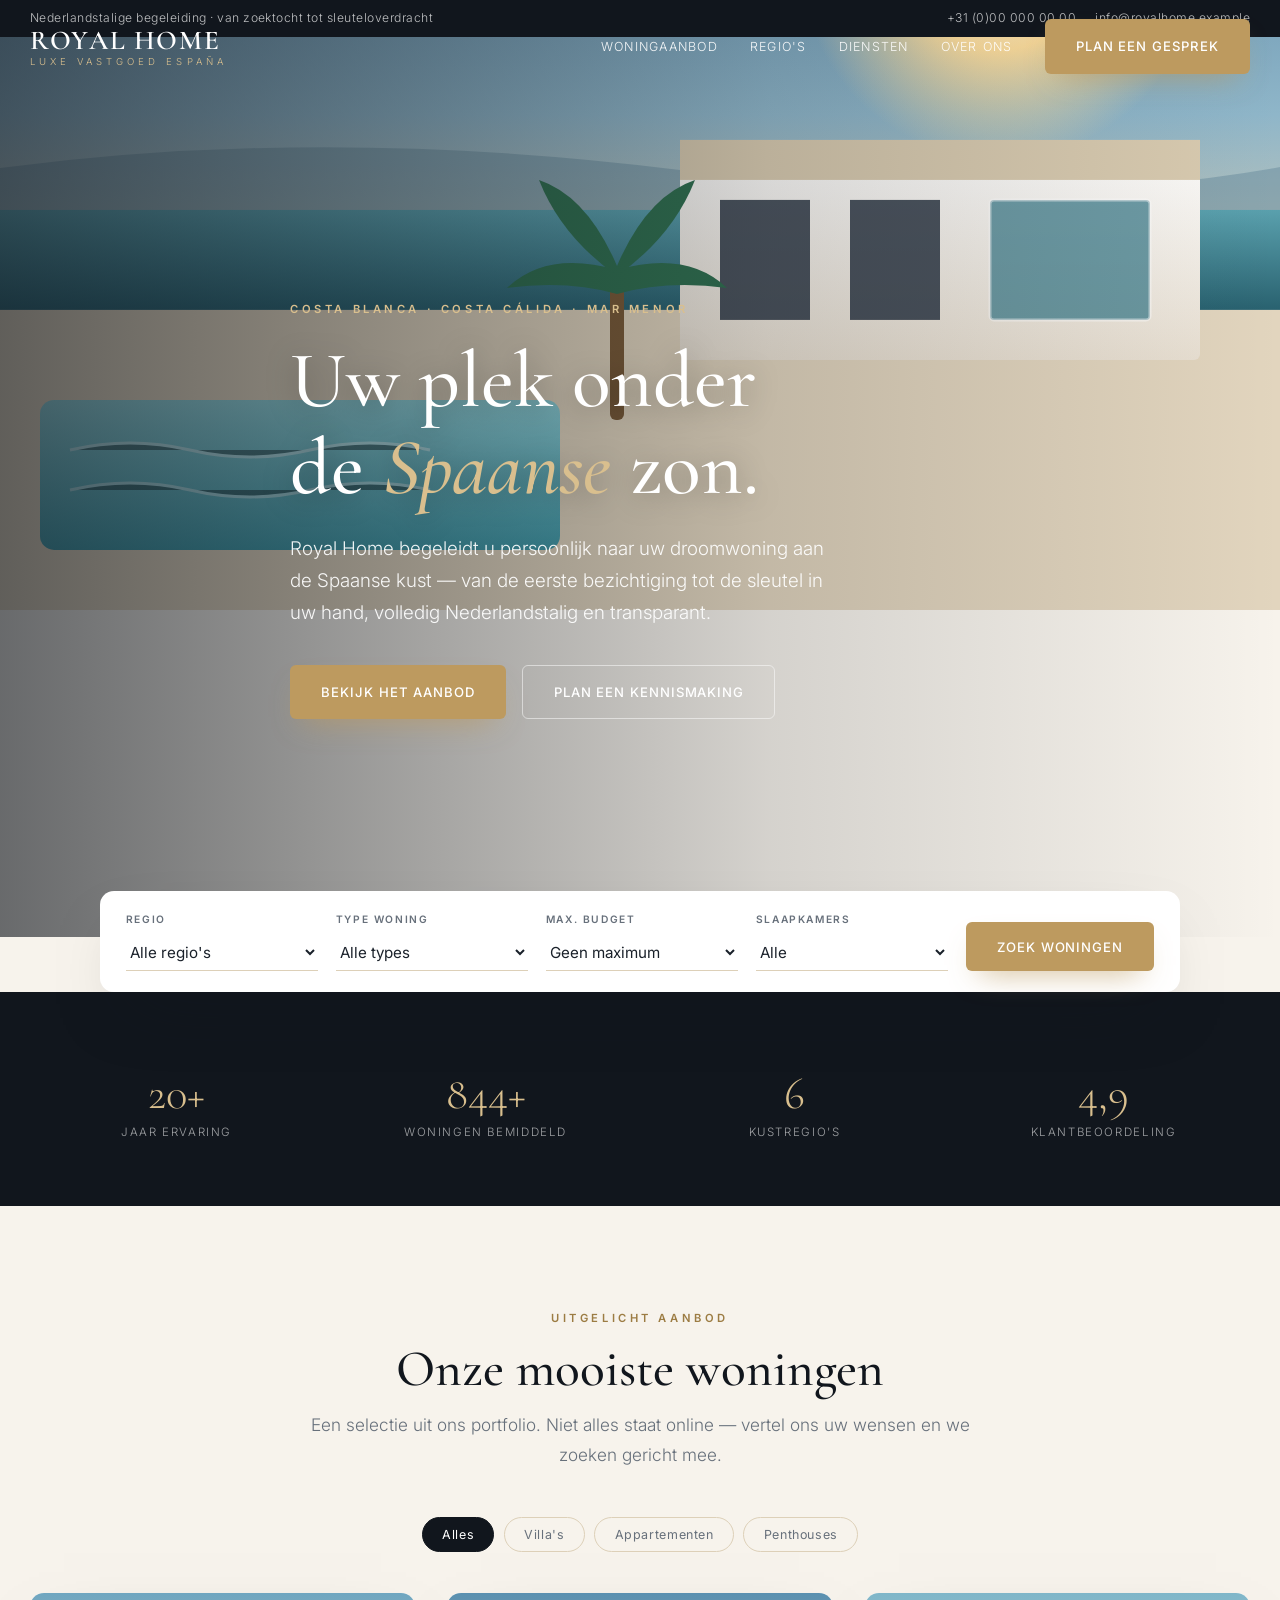
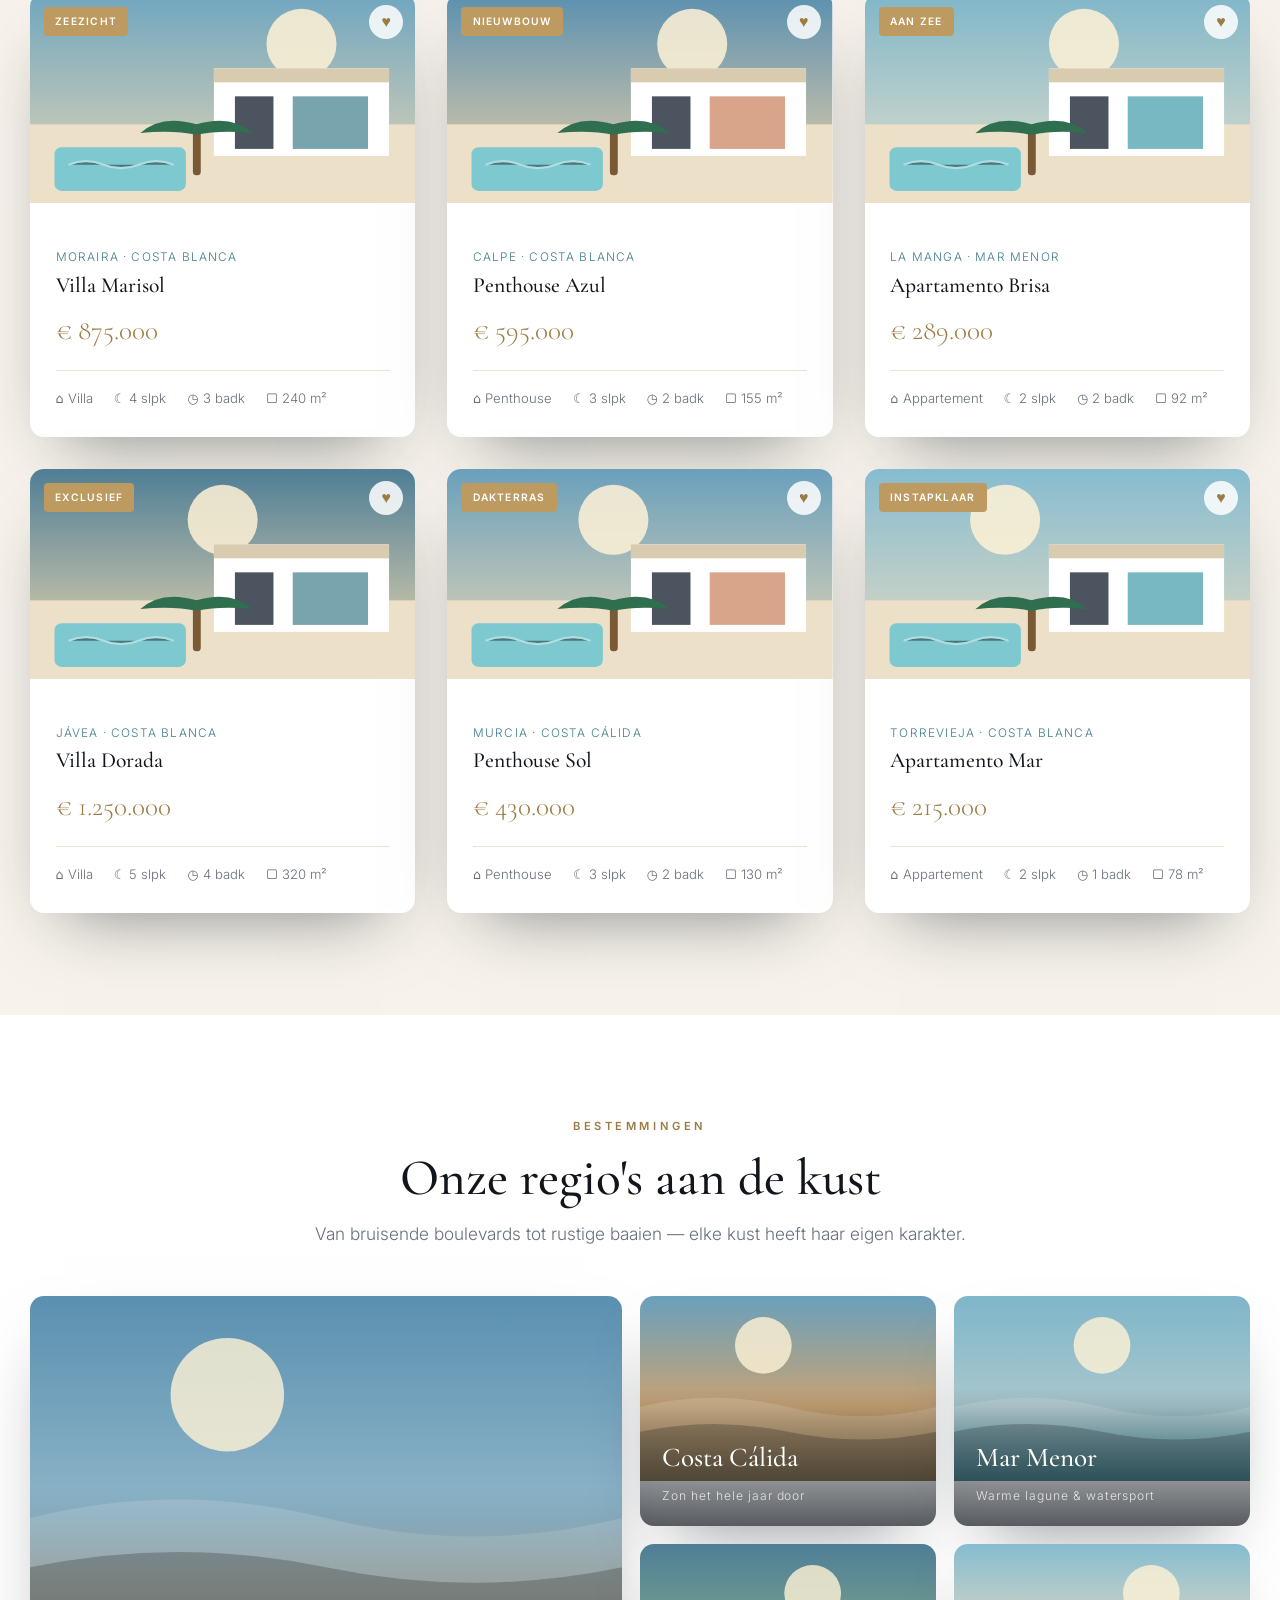
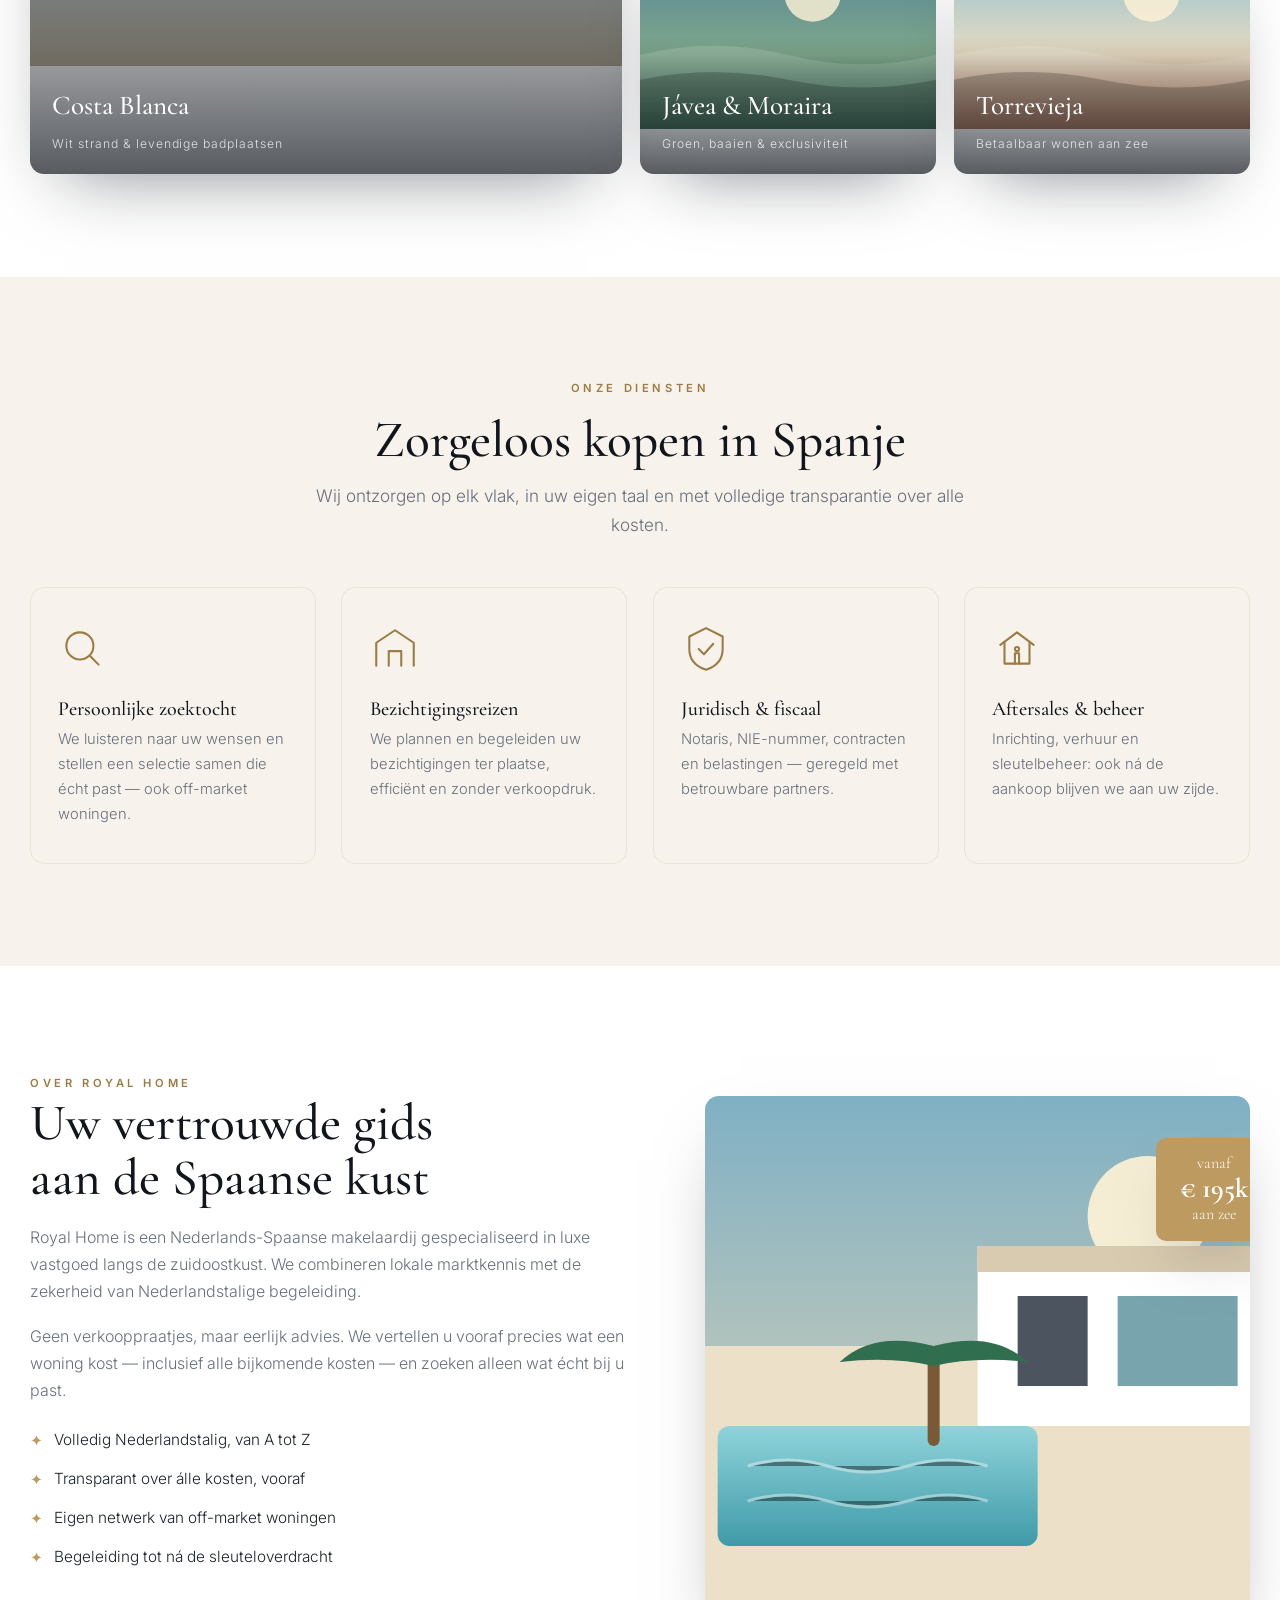
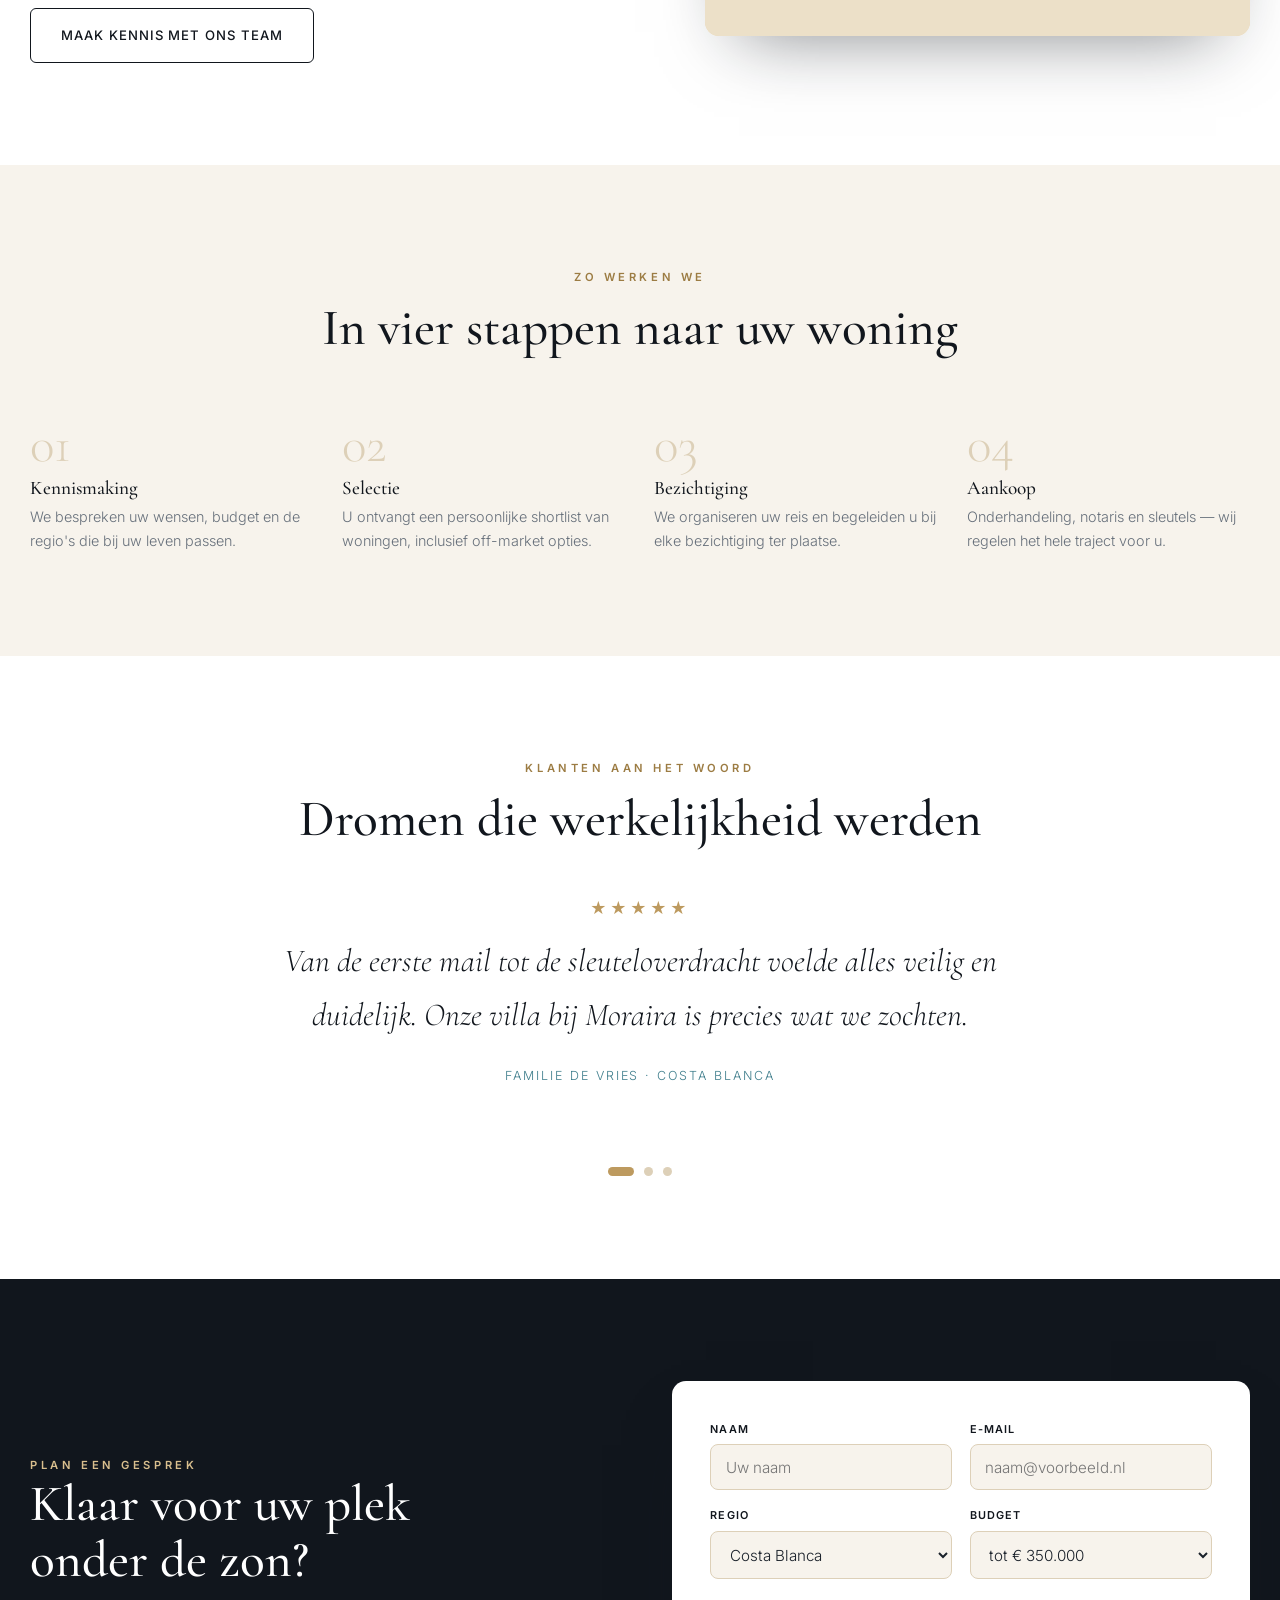
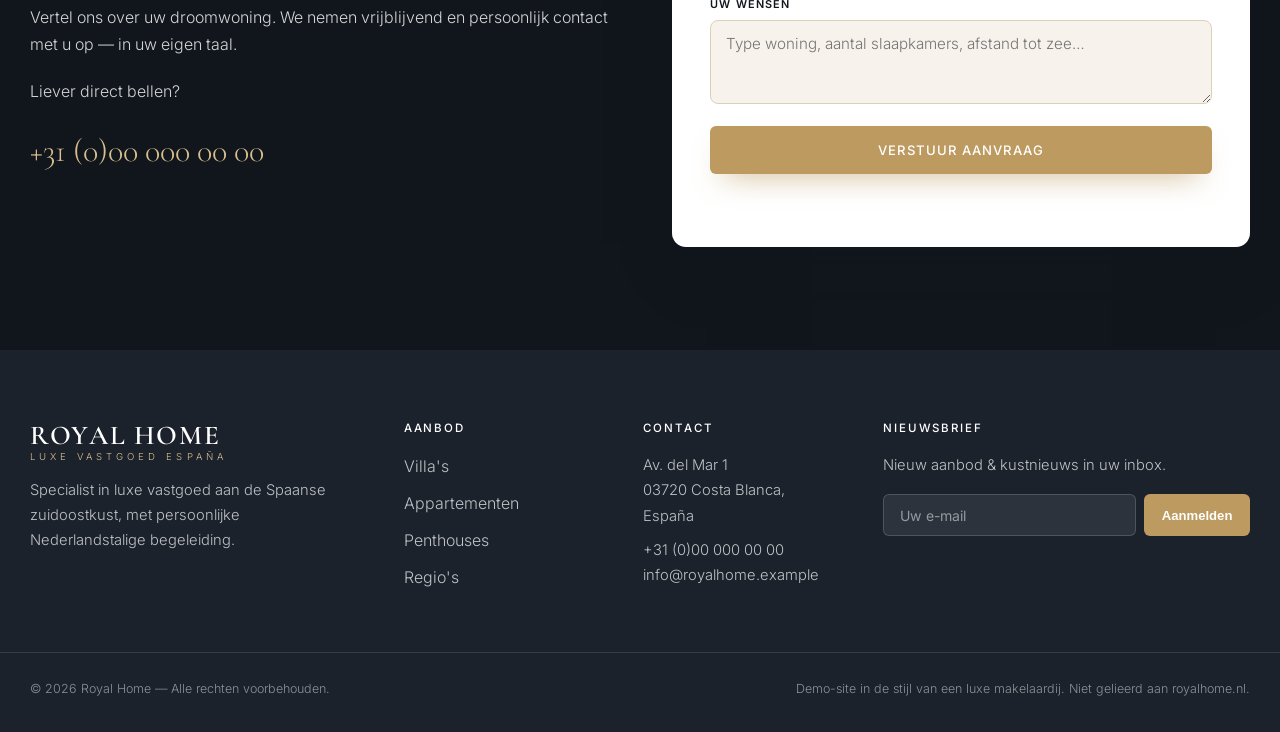
<file: website/royalhome/index.html>
<!DOCTYPE html>
<html lang="nl">
<head>
<meta charset="UTF-8" />
<meta name="viewport" content="width=device-width, initial-scale=1.0" />
<meta name="description" content="Royal Home — specialist in luxe vastgoed aan de Spaanse kust. Vind uw droomwoning aan de Costa Blanca met persoonlijke, Nederlandstalige begeleiding." />
<meta name="theme-color" content="#11161d" />
<title>Royal Home — Luxe vastgoed aan de Spaanse kust</title>
<link rel="preconnect" href="https://fonts.googleapis.com" />
<link rel="preconnect" href="https://fonts.gstatic.com" crossorigin />
<link href="https://fonts.googleapis.com/css2?family=Cormorant+Garamond:ital,wght@0,400;0,500;0,600;1,400&family=Inter:wght@300;400;500;600&display=swap" rel="stylesheet" />
<style>
/* =====================================================================
   ROYAL HOME — luxe vastgoed (zelfstandige one-page, in de stijl van een
   premium makelaardij). Alle beelden zijn met SVG/CSS opgebouwd.
   ===================================================================== */
:root{
  --night:#11161d; --charcoal:#1b222c; --slate:#2c3744; --steel:#5a6878;
  --cream:#f7f3ec; --sand:#ece3d3; --sand-2:#ddd0b8;
  --gold:#bd9a5f; --gold-soft:#d9bf8e; --gold-deep:#9c7c43;
  --sea:#3f7e8c; --sea-soft:#a9c7cd; --terra:#c87f5a;
  --ink:#1a212a; --muted:#67707b; --white:#fff;
  --serif:"Cormorant Garamond",Georgia,serif;
  --sans:"Inter",system-ui,-apple-system,sans-serif;
  --max:1280px; --r:14px;
  --shadow:0 30px 70px -34px rgba(17,22,29,.55);
  --ease:cubic-bezier(.22,.61,.36,1);
}
*{box-sizing:border-box;margin:0;padding:0}
html{scroll-behavior:smooth}
body{font-family:var(--sans);font-weight:300;color:var(--ink);background:var(--cream);
  line-height:1.7;overflow-x:hidden;-webkit-font-smoothing:antialiased}
a{color:inherit;text-decoration:none}
img{display:block;max-width:100%}
.container{width:100%;max-width:var(--max);margin:0 auto;padding:0 30px}
h1,h2,h3,h4{font-family:var(--serif);font-weight:500;line-height:1.08;color:var(--night)}
h1{font-size:clamp(2.7rem,6.4vw,5rem)}
h2{font-size:clamp(2rem,4.2vw,3.2rem)}
h3{font-size:1.45rem}
.eyebrow{font-family:var(--sans);text-transform:uppercase;letter-spacing:.32em;
  font-size:.7rem;font-weight:600;color:var(--gold-deep)}
.eyebrow.light{color:var(--gold-soft)}
.lead{color:var(--muted);font-size:1.08rem;font-weight:300}

/* ---------- buttons ---------- */
.btn{display:inline-flex;align-items:center;gap:.55rem;padding:.95rem 1.9rem;border-radius:6px;
  font-family:var(--sans);font-size:.82rem;font-weight:500;letter-spacing:.07em;text-transform:uppercase;
  cursor:pointer;border:1px solid transparent;transition:transform .4s var(--ease),background .4s var(--ease),color .4s var(--ease),box-shadow .4s var(--ease)}
.btn:hover{transform:translateY(-2px)}
.btn-gold{background:var(--gold);color:#fff;box-shadow:0 14px 30px -14px rgba(189,154,95,.8)}
.btn-gold:hover{background:var(--gold-deep)}
.btn-ghost{background:transparent;color:#fff;border-color:rgba(255,255,255,.5)}
.btn-ghost:hover{background:rgba(255,255,255,.12)}
.btn-line{background:transparent;color:var(--night);border-color:var(--night)}
.btn-line:hover{background:var(--night);color:#fff}
.btn-block{width:100%;justify-content:center}

/* ---------- preloader ---------- */
#loader{position:fixed;inset:0;z-index:10000;background:var(--night);display:flex;flex-direction:column;
  align-items:center;justify-content:center;gap:1.3rem;transition:opacity .8s var(--ease),visibility .8s}
#loader.done{opacity:0;visibility:hidden}
.lo-mark{font-family:var(--serif);color:#fff;font-size:2rem;letter-spacing:.16em;text-align:center}
.lo-mark b{color:var(--gold-soft);font-weight:500}
.lo-bar{width:170px;height:2px;background:rgba(255,255,255,.16);overflow:hidden}
.lo-bar i{display:block;height:100%;width:0;background:var(--gold);animation:load 1.5s var(--ease) forwards}
@keyframes load{to{width:100%}}
.lo-cap{font-size:.64rem;letter-spacing:.4em;text-transform:uppercase;color:rgba(255,255,255,.5)}

/* ---------- topbar + header ---------- */
.topbar{background:var(--night);color:rgba(255,255,255,.72);font-size:.76rem;letter-spacing:.04em;
  padding:.5rem 0;position:relative;z-index:190}
.topbar .row{display:flex;justify-content:space-between;align-items:center;gap:1rem}
.topbar a:hover{color:var(--gold-soft)}
.topbar .r a{margin-left:1.2rem}
.header{position:fixed;top:0;left:0;right:0;z-index:200;padding:1.2rem 0;
  transition:transform .5s var(--ease),background .5s var(--ease),padding .5s var(--ease),box-shadow .5s var(--ease)}
.header.scrolled{background:rgba(247,243,236,.95);backdrop-filter:blur(14px);padding:.7rem 0;
  box-shadow:0 1px 0 rgba(17,22,29,.08);top:0}
.header.hidden{transform:translateY(-130%)}
.header-inner{display:flex;align-items:center;justify-content:space-between}
.brand{display:flex;flex-direction:column;line-height:1;font-family:var(--serif);color:#fff;transition:color .5s var(--ease)}
.brand b{font-size:1.7rem;font-weight:600;letter-spacing:.06em}
.brand span{font-family:var(--sans);font-size:.6rem;letter-spacing:.42em;text-transform:uppercase;
  color:var(--gold-soft);margin-top:3px}
.scrolled .brand{color:var(--night)}
.nav{display:flex;align-items:center;gap:2rem}
.nav a.link{font-size:.78rem;letter-spacing:.1em;text-transform:uppercase;color:rgba(255,255,255,.92);position:relative;padding:.2rem 0}
.nav a.link::after{content:"";position:absolute;left:0;bottom:-4px;width:0;height:1px;background:var(--gold);transition:width .4s var(--ease)}
.nav a.link:hover::after{width:100%}
.scrolled .nav a.link{color:var(--ink)}
.burger{display:none;flex-direction:column;gap:6px;background:none;border:0;cursor:pointer;padding:8px;z-index:210}
.burger span{width:26px;height:2px;background:#fff;transition:.4s var(--ease)}
.scrolled .burger span{background:var(--night)}
.burger.open span{background:var(--night)}
.burger.open span:nth-child(1){transform:translateY(8px) rotate(45deg)}
.burger.open span:nth-child(2){opacity:0}
.burger.open span:nth-child(3){transform:translateY(-8px) rotate(-45deg)}

/* ---------- hero ---------- */
.hero{position:relative;height:100vh;min-height:680px;overflow:hidden;color:#fff;display:flex;align-items:center}
.scene{position:absolute;inset:0;z-index:0}
.scene svg{width:100%;height:100%;display:block}
/* real photo layered over the SVG fallback (img removes itself on load error) */
.photo{position:absolute;inset:0;width:100%;height:100%;object-fit:cover;z-index:1;
  opacity:0;transition:opacity .8s var(--ease)}
.photo.loaded{opacity:1}
.sun{animation:sunGlow 6s ease-in-out infinite}
@keyframes sunGlow{0%,100%{opacity:.92}50%{opacity:1}}
.palm{transform-box:fill-box;transform-origin:bottom center;animation:sway 5s ease-in-out infinite}
@keyframes sway{0%,100%{transform:rotate(-1.5deg)}50%{transform:rotate(1.5deg)}}
.hero::before{content:"";position:absolute;inset:0;z-index:1;
  background:linear-gradient(90deg,rgba(17,22,29,.62),rgba(17,22,29,.15) 60%,transparent)}
.hero-content{position:relative;z-index:3;max-width:760px;padding-top:40px}
.hero .eyebrow{display:inline-block;margin-bottom:1.2rem;opacity:0;animation:up .9s var(--ease) .3s forwards}
.hero h1{color:#fff;margin-bottom:1.4rem;text-shadow:0 4px 30px rgba(0,0,0,.35)}
.hero h1 .ln{display:block;opacity:0;transform:translateY(40px);animation:up 1s var(--ease) forwards}
.hero h1 .ln:nth-child(1){animation-delay:.45s}.hero h1 .ln:nth-child(2){animation-delay:.62s}
.hero .em{font-style:italic;color:var(--gold-soft)}
.hero-sub{font-size:1.18rem;max-width:540px;margin-bottom:2.2rem;color:rgba(255,255,255,.92);
  opacity:0;animation:up 1s var(--ease) .85s forwards}
.hero-actions{display:flex;gap:1rem;flex-wrap:wrap;opacity:0;animation:up 1s var(--ease) 1.05s forwards}
@keyframes up{to{opacity:1;transform:none}}

/* ---------- search bar ---------- */
.searchbar{position:relative;z-index:6;margin:-46px auto 0;max-width:1080px;background:#fff;
  border-radius:var(--r);box-shadow:var(--shadow);padding:1.3rem 1.6rem;display:grid;
  grid-template-columns:repeat(4,1fr) auto;gap:1.1rem;align-items:end}
.searchbar .fld{display:flex;flex-direction:column;gap:.35rem;text-align:left}
.searchbar label{font-size:.64rem;letter-spacing:.16em;text-transform:uppercase;color:var(--muted);font-weight:600}
.searchbar select,.searchbar input{border:0;border-bottom:1px solid var(--sand-2);background:transparent;
  padding:.45rem 0;font-family:var(--sans);font-size:.95rem;color:var(--ink);outline:none;transition:border-color .3s}
.searchbar select:focus,.searchbar input:focus{border-color:var(--gold)}
.searchbar .btn{height:fit-content}

/* ---------- reveal ---------- */
.reveal{opacity:0;transform:translateY(38px);transition:opacity 1s var(--ease),transform 1s var(--ease)}
.reveal.in{opacity:1;transform:none}
.reveal.d1{transition-delay:.1s}.reveal.d2{transition-delay:.2s}.reveal.d3{transition-delay:.3s}

/* ---------- sections ---------- */
.pad{padding:clamp(4.5rem,8vw,7.5rem) 0}
.alt{background:#fff}
.head{max-width:700px;margin:0 auto 3rem;text-align:center}
.head .eyebrow{display:block;margin-bottom:.9rem}
.head h2{margin-bottom:.8rem}

/* stats strip */
.strip{background:var(--night);color:#fff}
.strip .grid{display:grid;grid-template-columns:repeat(4,1fr);gap:1rem;text-align:center}
.strip .num{font-family:var(--serif);font-size:2.8rem;color:var(--gold-soft);line-height:1}
.strip .lbl{font-size:.72rem;letter-spacing:.14em;text-transform:uppercase;color:rgba(255,255,255,.6);margin-top:.4rem}

/* ---------- properties ---------- */
.filters{display:flex;justify-content:center;gap:.6rem;flex-wrap:wrap;margin-bottom:2.6rem}
.filters button{border:1px solid var(--sand-2);background:transparent;color:var(--muted);
  padding:.55rem 1.2rem;border-radius:999px;font-family:var(--sans);font-size:.78rem;letter-spacing:.05em;
  cursor:pointer;transition:.35s var(--ease)}
.filters button:hover{border-color:var(--gold)}
.filters button.on{background:var(--night);color:#fff;border-color:var(--night)}
.props{display:grid;grid-template-columns:repeat(3,1fr);gap:2rem}
.prop{background:#fff;border-radius:var(--r);overflow:hidden;box-shadow:var(--shadow);display:flex;flex-direction:column;
  transition:transform .55s var(--ease),box-shadow .55s var(--ease),opacity .4s,filter .4s}
.prop:hover{transform:translateY(-8px);box-shadow:0 44px 80px -36px rgba(17,22,29,.55)}
.prop.hide{display:none}
.prop-art{position:relative;height:230px;overflow:hidden;cursor:pointer}
.prop-art .scene-svg{position:absolute;inset:0;transition:transform 1.1s var(--ease)}
.prop:hover .prop-art .scene-svg{transform:scale(1.07)}
.prop-badge{position:absolute;top:14px;left:14px;background:var(--gold);color:#fff;font-size:.64rem;
  letter-spacing:.12em;text-transform:uppercase;font-weight:600;padding:.35rem .7rem;border-radius:4px}
.prop-fav{position:absolute;top:12px;right:12px;width:34px;height:34px;border-radius:50%;border:0;
  background:rgba(255,255,255,.85);color:var(--gold-deep);cursor:pointer;font-size:1rem;line-height:34px;text-align:center;transition:.3s}
.prop-fav:hover{background:#fff;transform:scale(1.1)}
.prop-fav.on{background:var(--gold);color:#fff}
.prop-body{padding:1.5rem 1.6rem 1.7rem;display:flex;flex-direction:column;flex:1}
.prop-loc{font-size:.74rem;letter-spacing:.1em;text-transform:uppercase;color:var(--sea);margin-bottom:.4rem}
.prop-body h3{margin-bottom:.5rem;font-size:1.35rem}
.prop-price{font-family:var(--serif);font-size:1.7rem;color:var(--gold-deep);margin:.2rem 0 1rem}
.prop-meta{display:flex;gap:1.3rem;margin-top:auto;padding-top:1rem;border-top:1px solid var(--sand);
  font-size:.82rem;color:var(--muted)}
.prop-meta span{display:flex;align-items:center;gap:.4rem}
.props-empty{grid-column:1/-1;text-align:center;color:var(--muted);padding:3rem 0;font-family:var(--serif);font-size:1.4rem}

/* ---------- regions ---------- */
.regions{display:grid;grid-template-columns:2fr 1fr 1fr;grid-auto-rows:230px;gap:18px}
.region{position:relative;border-radius:var(--r);overflow:hidden;cursor:pointer;box-shadow:var(--shadow)}
.region .scene-svg{position:absolute;inset:0;transition:transform 1s var(--ease)}
.region:hover .scene-svg{transform:scale(1.08)}
.region::after{content:"";position:absolute;inset:0;background:linear-gradient(transparent 40%,rgba(17,22,29,.7))}
.region .cap{position:absolute;left:22px;bottom:18px;z-index:2;color:#fff}
.region .cap b{font-family:var(--serif);font-size:1.7rem;font-weight:500;display:block}
.region .cap span{font-size:.76rem;letter-spacing:.08em;color:rgba(255,255,255,.8)}
.region.big{grid-row:span 2}

/* ---------- services ---------- */
.services{display:grid;grid-template-columns:repeat(4,1fr);gap:1.6rem}
.svc{background:var(--cream);border-radius:var(--r);padding:2.2rem 1.7rem;border:1px solid var(--sand);
  transition:transform .5s var(--ease),border-color .5s var(--ease),background .5s var(--ease)}
.svc:hover{transform:translateY(-8px);border-color:var(--gold);background:#fff}
.svc .ic{width:50px;height:50px;color:var(--gold-deep);margin-bottom:1.1rem}
.svc h3{font-size:1.25rem;margin-bottom:.4rem}
.svc p{color:var(--muted);font-size:.92rem}

/* ---------- about ---------- */
.about-grid{display:grid;grid-template-columns:1.05fr .95fr;gap:4.5rem;align-items:center}
.about-text p{color:var(--muted);margin:1.1rem 0}
.about-art{position:relative;height:540px;border-radius:var(--r);overflow:hidden;box-shadow:var(--shadow)}
.about-art .badge{position:absolute;right:-22px;top:42px;background:var(--gold);color:#fff;
  font-family:var(--serif);padding:1rem 1.5rem;border-radius:10px;box-shadow:var(--shadow);line-height:1.2;text-align:center}
.about-art .badge b{display:block;font-size:1.7rem}
.check{list-style:none;margin-top:1.4rem}
.check li{display:flex;gap:.7rem;align-items:flex-start;margin-bottom:.7rem;color:var(--ink);font-size:.96rem}
.check li .ck{color:var(--gold);font-weight:700;margin-top:.1rem}

/* ---------- process ---------- */
.steps{display:grid;grid-template-columns:repeat(4,1fr);gap:1.8rem;counter-reset:s}
.step{position:relative;padding-top:1rem}
.step .no{font-family:var(--serif);font-size:3.2rem;color:var(--sand-2);line-height:1}
.step h3{font-size:1.2rem;margin:.4rem 0}
.step p{color:var(--muted);font-size:.9rem}

/* ---------- testimonials ---------- */
.quotes{position:relative;max-width:820px;margin:0 auto;text-align:center;min-height:240px}
.quote{position:absolute;inset:0;opacity:0;transform:translateY(20px);transition:opacity .8s var(--ease),transform .8s var(--ease);pointer-events:none}
.quote.active{opacity:1;transform:none;position:relative;pointer-events:auto}
.quote .stars{color:var(--gold);letter-spacing:.2em;margin-bottom:.7rem}
.quote p{font-family:var(--serif);font-size:clamp(1.4rem,2.6vw,2rem);font-style:italic;color:var(--night);margin:.4rem 0 1.4rem}
.quote .who{font-size:.78rem;letter-spacing:.16em;text-transform:uppercase;color:var(--sea)}
.dots{display:flex;gap:.6rem;justify-content:center;margin-top:2rem}
.dots button{width:9px;height:9px;border-radius:50%;border:0;background:var(--sand-2);cursor:pointer;transition:.3s}
.dots button.on{background:var(--gold);width:26px;border-radius:6px}

/* ---------- CTA / contact ---------- */
.cta{position:relative;color:#fff;overflow:hidden;background:var(--night)}
.cta .scene{opacity:.45}
.cta-grid{position:relative;z-index:2;display:grid;grid-template-columns:1fr 1fr;gap:4rem;align-items:center}
.cta h2{color:#fff;margin-bottom:1rem}
.cta-text p{color:rgba(255,255,255,.82);margin-bottom:1.2rem}
.cta-text .phone{font-family:var(--serif);font-size:2rem;color:var(--gold-soft)}
.form{background:#fff;border-radius:var(--r);padding:2.4rem;box-shadow:var(--shadow)}
.form .row{display:grid;grid-template-columns:1fr 1fr;gap:1.1rem}
.form label{display:block;font-size:.68rem;letter-spacing:.1em;text-transform:uppercase;color:var(--night);font-weight:600;margin-bottom:1rem}
.form input,.form select,.form textarea{width:100%;margin-top:.4rem;padding:.78rem .9rem;border:1px solid var(--sand-2);
  border-radius:8px;font-family:inherit;font-size:.95rem;color:var(--ink);background:var(--cream);font-weight:300;
  transition:border-color .3s,box-shadow .3s}
.form input:focus,.form select:focus,.form textarea:focus{outline:0;border-color:var(--gold);box-shadow:0 0 0 3px rgba(189,154,95,.16)}
.msg{margin-top:1rem;text-align:center;font-size:.95rem;min-height:1.2rem}
.msg.ok{color:var(--sea)}.msg.err{color:var(--terra)}

/* ---------- lightbox ---------- */
.lb{position:fixed;inset:0;z-index:9000;background:rgba(10,14,18,.93);backdrop-filter:blur(6px);
  display:flex;align-items:center;justify-content:center;opacity:0;visibility:hidden;transition:opacity .5s var(--ease),visibility .5s}
.lb.open{opacity:1;visibility:visible}
.lb-stage{width:min(88vw,1040px);height:min(74vh,660px);border-radius:14px;overflow:hidden;position:relative;
  box-shadow:0 50px 120px -40px #000;transform:scale(.94);transition:transform .5s var(--ease)}
.lb.open .lb-stage{transform:scale(1)}
.lb-cap{position:absolute;left:0;right:0;bottom:0;padding:1.4rem 1.6rem;color:#fff;font-family:var(--serif);font-size:1.5rem;
  background:linear-gradient(transparent,rgba(10,14,18,.85))}
.lb-cap small{display:block;font-family:var(--sans);font-size:.8rem;letter-spacing:.1em;color:var(--gold-soft);text-transform:uppercase;margin-top:.2rem}
.lb-btn{position:absolute;top:50%;transform:translateY(-50%);width:54px;height:54px;border-radius:50%;
  border:1px solid rgba(255,255,255,.3);background:rgba(0,0,0,.25);color:#fff;font-size:1.3rem;cursor:pointer}
.lb-btn:hover{background:rgba(255,255,255,.16)}
.lb-prev{left:3vw}.lb-next{right:3vw}
.lb-close{position:absolute;top:4vh;right:4vw;width:46px;height:46px;border-radius:50%;border:1px solid rgba(255,255,255,.3);background:transparent;color:#fff;font-size:1.3rem;cursor:pointer}

/* ---------- footer ---------- */
.footer{background:var(--charcoal);color:rgba(255,255,255,.72);padding:4.5rem 0 2rem}
.f-grid{display:grid;grid-template-columns:1.7fr 1fr 1fr 1.3fr;gap:3rem}
.f-brand .brand{color:#fff;margin-bottom:1rem}
.f-brand p{font-size:.92rem;max-width:300px}
.f-col h4{color:#fff;font-family:var(--sans);font-size:.72rem;letter-spacing:.16em;text-transform:uppercase;margin-bottom:1.2rem}
.f-col ul{list-style:none}.f-col li{margin-bottom:.6rem}
.f-col a:hover{color:var(--gold-soft)}.f-col p{font-size:.92rem;margin-bottom:.6rem}
.news{display:flex;gap:.5rem;margin-top:1rem}
.news input{flex:1;background:rgba(255,255,255,.08);border:1px solid rgba(255,255,255,.16);border-radius:6px;
  padding:.7rem 1rem;color:#fff;font-family:inherit;font-size:.88rem;outline:none}
.news input::placeholder{color:rgba(255,255,255,.5)}
.news button{border:0;border-radius:6px;padding:.7rem 1.1rem;background:var(--gold);color:#fff;font-weight:600;cursor:pointer;font-size:.82rem}
.f-bottom{display:flex;justify-content:space-between;flex-wrap:wrap;gap:.6rem;margin-top:3.2rem;padding-top:1.6rem;
  border-top:1px solid rgba(255,255,255,.12);font-size:.78rem;color:rgba(255,255,255,.5)}

/* ---------- responsive ---------- */
@media(max-width:980px){
  .about-grid,.cta-grid{grid-template-columns:1fr}
  .about-art{height:400px}
  .props,.services,.steps{grid-template-columns:repeat(2,1fr)}
  .regions{grid-template-columns:1fr 1fr;grid-auto-rows:200px}
  .region.big{grid-row:span 1}
  .strip .grid{grid-template-columns:repeat(2,1fr);gap:2rem}
  .searchbar{grid-template-columns:1fr 1fr}
  .f-grid{grid-template-columns:1fr 1fr}
}
@media(max-width:640px){
  .topbar .l{display:none}
  .burger{display:flex}
  .nav{position:fixed;inset:0;background:var(--cream);flex-direction:column;justify-content:center;gap:1.4rem;transform:translateX(100%);transition:transform .5s var(--ease)}
  .nav.open{transform:none}
  .nav a.link{color:var(--ink);font-size:1.2rem;font-family:var(--serif)}
  .props,.services,.steps,.regions,.form .row,.searchbar{grid-template-columns:1fr}
  .strip .grid{grid-template-columns:1fr}
  .f-grid{grid-template-columns:1fr}
}
@media(prefers-reduced-motion:reduce){*{animation:none!important;transition:none!important}}
</style>
</head>
<body>

<!-- PRELOADER -->
<div id="loader">
  <div class="lo-mark">ROYAL <b>HOME</b></div>
  <div class="lo-bar"><i></i></div>
  <div class="lo-cap">Luxe vastgoed · España</div>
</div>

<!-- TOPBAR -->
<div class="topbar">
  <div class="container row">
    <div class="l">Nederlandstalige begeleiding · van zoektocht tot sleuteloverdracht</div>
    <div class="r"><a href="tel:+31000000000">+31 (0)00 000 00 00</a><a href="mailto:info@royalhome.example">info@royalhome.example</a></div>
  </div>
</div>

<!-- HEADER -->
<header class="header" id="header">
  <div class="container header-inner">
    <a href="#home" class="brand"><b>ROYAL HOME</b><span>Luxe vastgoed España</span></a>
    <nav class="nav" id="nav">
      <a href="#aanbod" class="link">Woningaanbod</a>
      <a href="#regios" class="link">Regio's</a>
      <a href="#diensten" class="link">Diensten</a>
      <a href="#over" class="link">Over ons</a>
      <a href="#contact" class="btn btn-gold">Plan een gesprek</a>
    </nav>
    <button class="burger" id="burger" aria-label="Menu"><span></span><span></span><span></span></button>
  </div>
</header>

<!-- HERO -->
<section class="hero" id="home">
  <div class="scene" data-parallax="0.25">
    <img class="photo" alt="" data-src="https://images.unsplash.com/photo-1512917774080-9991f1c4c750?auto=format&fit=crop&w=1920&q=80" />
    <svg viewBox="0 0 1440 900" preserveAspectRatio="xMidYMid slice" aria-hidden="true">
      <defs>
        <linearGradient id="sky" x1="0" y1="0" x2="0" y2="1">
          <stop offset="0" stop-color="#3f6f93"/><stop offset="45%" stop-color="#8fb6c9"/>
          <stop offset="75%" stop-color="#f0d3a8"/><stop offset="100%" stop-color="#f7e6c6"/>
        </linearGradient>
        <radialGradient id="sunG" cx="50%" cy="50%" r="50%">
          <stop offset="0" stop-color="#fff6e2"/><stop offset="45%" stop-color="#ffdf9e"/><stop offset="100%" stop-color="#ffdf9e" stop-opacity="0"/>
        </radialGradient>
        <linearGradient id="seaG" x1="0" y1="0" x2="0" y2="1"><stop offset="0" stop-color="#5aa0ad"/><stop offset="100%" stop-color="#1f5563"/></linearGradient>
        <linearGradient id="villaG" x1="0" y1="0" x2="0" y2="1"><stop offset="0" stop-color="#ffffff"/><stop offset="100%" stop-color="#e9e0d2"/></linearGradient>
        <linearGradient id="poolG" x1="0" y1="0" x2="0" y2="1"><stop offset="0" stop-color="#8fd3da"/><stop offset="100%" stop-color="#3f9aa8"/></linearGradient>
      </defs>
      <rect width="1440" height="900" fill="url(#sky)"/>
      <circle class="sun" cx="1080" cy="250" r="200" fill="url(#sunG)"/>
      <circle class="sun" cx="1080" cy="250" r="72" fill="#fff2d2"/>
      <!-- hills -->
      <path d="M0 470 Q360 410 760 460 T1440 440 V620 H0Z" fill="#6e91a0" opacity=".55"/>
      <!-- sea -->
      <rect y="500" width="1440" height="120" fill="url(#seaG)"/>
      <g opacity=".45" fill="#ffeec4"><rect x="1020" y="540" width="120" height="6" rx="3"/><rect x="1000" y="560" width="160" height="6" rx="3"/></g>
      <!-- villa terrace -->
      <rect y="600" width="1440" height="300" fill="#e7dcc8"/>
      <rect y="600" width="1440" height="300" fill="#d9cbb0" opacity=".4"/>
      <!-- pool -->
      <rect x="120" y="690" width="520" height="150" rx="14" fill="url(#poolG)"/>
      <g stroke="#ffffff" stroke-width="3" opacity=".4"><path d="M150 740 q60 -14 120 0 t120 0 t120 0"/><path d="M150 780 q60 -14 120 0 t120 0 t120 0"/></g>
      <!-- villa -->
      <g>
        <rect x="760" y="430" width="520" height="220" rx="6" fill="url(#villaG)"/>
        <rect x="760" y="430" width="520" height="40" fill="#d9cbb0"/>
        <rect x="800" y="490" width="90" height="120" fill="#2c3744" opacity=".85"/>
        <rect x="930" y="490" width="90" height="120" fill="#2c3744" opacity=".85"/>
        <rect x="1070" y="490" width="160" height="120" rx="4" fill="#3f7e8c" opacity=".75"/>
        <rect x="1070" y="490" width="160" height="120" rx="4" fill="none" stroke="#fff" stroke-width="3" opacity=".5"/>
      </g>
      <!-- palms -->
      <g class="palm">
        <rect x="690" y="560" width="14" height="150" rx="6" fill="#7a5a36"/>
        <g fill="#2f6f4f"><path d="M697 560 q-70 -20 -110 18 q60 -8 110 6Z"/><path d="M697 560 q70 -20 110 18 q-60 -8 -110 6Z"/><path d="M697 556 q-30 -70 -78 -86 q22 56 78 96Z"/><path d="M697 556 q30 -70 78 -86 q-22 56 -78 96Z"/></g>
      </g>
    </svg>
  </div>
  <div class="container hero-content">
    <span class="eyebrow light">Costa Blanca · Costa Cálida · Mar Menor</span>
    <h1><span class="ln">Uw plek onder</span><span class="ln">de <span class="em">Spaanse</span> zon.</span></h1>
    <p class="hero-sub">Royal Home begeleidt u persoonlijk naar uw droomwoning aan de Spaanse kust — van de eerste bezichtiging tot de sleutel in uw hand, volledig Nederlandstalig en transparant.</p>
    <div class="hero-actions">
      <a href="#aanbod" class="btn btn-gold">Bekijk het aanbod</a>
      <a href="#contact" class="btn btn-ghost">Plan een kennismaking</a>
    </div>
  </div>
</section>

<!-- SEARCH BAR -->
<form class="searchbar" id="searchbar">
  <div class="fld"><label>Regio</label>
    <select id="sRegion"><option value="all">Alle regio's</option><option>Costa Blanca</option><option>Costa Cálida</option><option>Mar Menor</option></select></div>
  <div class="fld"><label>Type woning</label>
    <select id="sType"><option value="all">Alle types</option><option>Villa</option><option>Appartement</option><option>Penthouse</option></select></div>
  <div class="fld"><label>Max. budget</label>
    <select id="sBudget"><option value="9999999">Geen maximum</option><option value="350000">tot € 350.000</option><option value="600000">tot € 600.000</option><option value="1000000">tot € 1.000.000</option></select></div>
  <div class="fld"><label>Slaapkamers</label>
    <select id="sBeds"><option value="0">Alle</option><option value="2">2+</option><option value="3">3+</option><option value="4">4+</option></select></div>
  <button class="btn btn-gold" type="submit">Zoek woningen</button>
</form>

<!-- STATS STRIP -->
<section class="strip pad" style="padding-top:5rem;padding-bottom:4rem">
  <div class="container">
    <div class="grid">
      <div class="reveal"><div class="num" data-count="20" data-suffix="+">0</div><div class="lbl">Jaar ervaring</div></div>
      <div class="reveal d1"><div class="num" data-count="850" data-suffix="+">0</div><div class="lbl">Woningen bemiddeld</div></div>
      <div class="reveal d2"><div class="num" data-count="6">0</div><div class="lbl">Kustregio's</div></div>
      <div class="reveal d3"><div class="num" data-count="4.9" data-decimals="1">0</div><div class="lbl">Klantbeoordeling</div></div>
    </div>
  </div>
</section>

<!-- PROPERTIES -->
<section class="pad" id="aanbod">
  <div class="container">
    <div class="head reveal"><span class="eyebrow">Uitgelicht aanbod</span><h2>Onze mooiste woningen</h2>
      <p class="lead">Een selectie uit ons portfolio. Niet alles staat online — vertel ons uw wensen en we zoeken gericht mee.</p></div>
    <div class="filters reveal" id="filters">
      <button class="on" data-f="all">Alles</button>
      <button data-f="Villa">Villa's</button>
      <button data-f="Appartement">Appartementen</button>
      <button data-f="Penthouse">Penthouses</button>
    </div>
    <div class="props" id="props"></div>
  </div>
</section>

<!-- REGIONS -->
<section class="pad alt" id="regios">
  <div class="container">
    <div class="head reveal"><span class="eyebrow">Bestemmingen</span><h2>Onze regio's aan de kust</h2>
      <p class="lead">Van bruisende boulevards tot rustige baaien — elke kust heeft haar eigen karakter.</p></div>
    <div class="regions reveal d1" id="regions"></div>
  </div>
</section>

<!-- SERVICES -->
<section class="pad" id="diensten">
  <div class="container">
    <div class="head reveal"><span class="eyebrow">Onze diensten</span><h2>Zorgeloos kopen in Spanje</h2>
      <p class="lead">Wij ontzorgen op elk vlak, in uw eigen taal en met volledige transparantie over alle kosten.</p></div>
    <div class="services">
      <div class="svc reveal">
        <svg class="ic" viewBox="0 0 48 48" fill="none" stroke="currentColor" stroke-width="2" stroke-linecap="round" stroke-linejoin="round"><circle cx="21" cy="21" r="13"/><path d="M31 31l8 8"/></svg>
        <h3>Persoonlijke zoektocht</h3><p>We luisteren naar uw wensen en stellen een selectie samen die écht past — ook off-market woningen.</p>
      </div>
      <div class="svc reveal d1">
        <svg class="ic" viewBox="0 0 48 48" fill="none" stroke="currentColor" stroke-width="2" stroke-linecap="round" stroke-linejoin="round"><path d="M6 40V18l18-12 18 12v22"/><path d="M18 40V26h12v14"/></svg>
        <h3>Bezichtigingsreizen</h3><p>We plannen en begeleiden uw bezichtigingen ter plaatse, efficiënt en zonder verkoopdruk.</p>
      </div>
      <div class="svc reveal d2">
        <svg class="ic" viewBox="0 0 48 48" fill="none" stroke="currentColor" stroke-width="2" stroke-linecap="round" stroke-linejoin="round"><path d="M24 4l16 8v12c0 11-7 17-16 20-9-3-16-9-16-20V12z"/><path d="M17 24l5 5 9-10"/></svg>
        <h3>Juridisch &amp; fiscaal</h3><p>Notaris, NIE-nummer, contracten en belastingen — geregeld met betrouwbare partners.</p>
      </div>
      <div class="svc reveal d3">
        <svg class="ic" viewBox="0 0 48 48" fill="none" stroke="currentColor" stroke-width="2" stroke-linecap="round" stroke-linejoin="round"><path d="M8 20l16-12 16 12"/><path d="M12 18v20h24V18"/><path d="M22 38V28h4v10"/><circle cx="24" cy="24" r="2"/></svg>
        <h3>Aftersales &amp; beheer</h3><p>Inrichting, verhuur en sleutelbeheer: ook ná de aankoop blijven we aan uw zijde.</p>
      </div>
    </div>
  </div>
</section>

<!-- ABOUT -->
<section class="pad alt" id="over">
  <div class="container about-grid">
    <div class="about-text reveal">
      <span class="eyebrow">Over Royal Home</span>
      <h2>Uw vertrouwde gids<br>aan de Spaanse kust</h2>
      <p>Royal Home is een Nederlands-Spaanse makelaardij gespecialiseerd in luxe vastgoed langs de zuidoostkust. We combineren lokale marktkennis met de zekerheid van Nederlandstalige begeleiding.</p>
      <p>Geen verkooppraatjes, maar eerlijk advies. We vertellen u vooraf precies wat een woning kost — inclusief alle bijkomende kosten — en zoeken alleen wat écht bij u past.</p>
      <ul class="check">
        <li><span class="ck">✦</span> Volledig Nederlandstalig, van A tot Z</li>
        <li><span class="ck">✦</span> Transparant over álle kosten, vooraf</li>
        <li><span class="ck">✦</span> Eigen netwerk van off-market woningen</li>
        <li><span class="ck">✦</span> Begeleiding tot ná de sleuteloverdracht</li>
      </ul>
      <a href="#contact" class="btn btn-line" style="margin-top:1.6rem">Maak kennis met ons team</a>
    </div>
    <div class="about-art reveal d1">
      <img class="photo" alt="Luxe villa met zwembad aan de Spaanse kust" data-src="https://images.unsplash.com/photo-1600596542815-ffad4c1539a9?auto=format&fit=crop&w=1200&q=80" />
      <svg viewBox="0 0 600 540" preserveAspectRatio="xMidYMid slice" aria-hidden="true" style="width:100%;height:100%">
        <defs>
          <linearGradient id="abSky" x1="0" y1="0" x2="0" y2="1"><stop offset="0" stop-color="#7fb0c4"/><stop offset="100%" stop-color="#e9d7b4"/></linearGradient>
          <linearGradient id="abPool" x1="0" y1="0" x2="0" y2="1"><stop offset="0" stop-color="#8fd3da"/><stop offset="100%" stop-color="#3f9aa8"/></linearGradient>
        </defs>
        <rect width="600" height="540" fill="url(#abSky)"/>
        <circle cx="470" cy="120" r="60" fill="#fff3d6" opacity=".9"/>
        <rect y="250" width="600" height="290" fill="#ece0c8"/>
        <rect x="300" y="150" width="300" height="180" fill="#fff"/><rect x="300" y="150" width="300" height="26" fill="#d9cbb0"/>
        <rect x="340" y="200" width="70" height="90" fill="#2c3744" opacity=".85"/>
        <rect x="440" y="200" width="120" height="90" fill="#3f7e8c" opacity=".7"/>
        <rect x="40" y="330" width="320" height="120" rx="12" fill="url(#abPool)"/>
        <g stroke="#fff" stroke-width="3" opacity=".4"><path d="M70 370 q40 -12 80 0 t80 0 t80 0"/><path d="M70 405 q40 -12 80 0 t80 0 t80 0"/></g>
        <g class="palm"><rect x="250" y="250" width="12" height="100" rx="6" fill="#7a5a36"/>
          <g fill="#2f6f4f"><path d="M256 250 q-60 -16 -94 16 q52 -6 94 4Z"/><path d="M256 250 q60 -16 94 16 q-52 -6 -94 4Z"/></g></g>
      </svg>
      <div class="badge">vanaf<b>€ 195k</b>aan zee</div>
    </div>
  </div>
</section>

<!-- PROCESS -->
<section class="pad" id="proces">
  <div class="container">
    <div class="head reveal"><span class="eyebrow">Zo werken we</span><h2>In vier stappen naar uw woning</h2></div>
    <div class="steps">
      <div class="step reveal"><div class="no">01</div><h3>Kennismaking</h3><p>We bespreken uw wensen, budget en de regio's die bij uw leven passen.</p></div>
      <div class="step reveal d1"><div class="no">02</div><h3>Selectie</h3><p>U ontvangt een persoonlijke shortlist van woningen, inclusief off-market opties.</p></div>
      <div class="step reveal d2"><div class="no">03</div><h3>Bezichtiging</h3><p>We organiseren uw reis en begeleiden u bij elke bezichtiging ter plaatse.</p></div>
      <div class="step reveal d3"><div class="no">04</div><h3>Aankoop</h3><p>Onderhandeling, notaris en sleutels — wij regelen het hele traject voor u.</p></div>
    </div>
  </div>
</section>

<!-- TESTIMONIALS -->
<section class="pad alt" id="reviews">
  <div class="container">
    <div class="head reveal"><span class="eyebrow">Klanten aan het woord</span><h2>Dromen die werkelijkheid werden</h2></div>
    <div class="quotes reveal d1" id="quotes">
      <div class="quote active"><div class="stars">★★★★★</div><p>Van de eerste mail tot de sleuteloverdracht voelde alles veilig en duidelijk. Onze villa bij Moraira is precies wat we zochten.</p><div class="who">Familie De Vries · Costa Blanca</div></div>
      <div class="quote"><div class="stars">★★★★★</div><p>Eindelijk een makelaar die in onze taal alles uitlegt en eerlijk is over de kosten. Geen verrassingen achteraf.</p><div class="who">Marc &amp; Linda · Mar Menor</div></div>
      <div class="quote"><div class="stars">★★★★★</div><p>Ze vonden een off-market penthouse dat nergens online stond. Royal Home denkt écht met je mee.</p><div class="who">J. Bakker · Costa Cálida</div></div>
    </div>
    <div class="dots" id="dots"></div>
  </div>
</section>

<!-- CTA / CONTACT -->
<section class="pad cta" id="contact">
  <div class="scene" data-parallax="0.15">
    <svg viewBox="0 0 1440 700" preserveAspectRatio="xMidYMid slice" aria-hidden="true" style="width:100%;height:100%">
      <defs><linearGradient id="ctaG" x1="0" y1="0" x2="0" y2="1"><stop offset="0" stop-color="#1b2530"/><stop offset="100%" stop-color="#0c1016"/></linearGradient></defs>
      <rect width="1440" height="700" fill="url(#ctaG)"/>
      <circle cx="1120" cy="160" r="150" fill="#2a3a44" opacity=".5"/>
      <path d="M0 470 Q360 430 720 470 T1440 470 V700 H0Z" fill="#141b22"/>
      <path d="M0 540 Q360 510 720 540 T1440 540 V700 H0Z" fill="#10151b"/>
    </svg>
  </div>
  <div class="container cta-grid">
    <div class="cta-text reveal">
      <span class="eyebrow light">Plan een gesprek</span>
      <h2>Klaar voor uw plek<br>onder de zon?</h2>
      <p>Vertel ons over uw droomwoning. We nemen vrijblijvend en persoonlijk contact met u op — in uw eigen taal.</p>
      <p>Liever direct bellen?</p>
      <a href="tel:+31000000000" class="phone">+31 (0)00 000 00 00</a>
    </div>
    <form class="form reveal d1" id="contactForm" novalidate>
      <div class="row">
        <label>Naam<input type="text" name="naam" placeholder="Uw naam" required></label>
        <label>E-mail<input type="email" name="email" placeholder="naam@voorbeeld.nl" required></label>
      </div>
      <div class="row">
        <label>Regio<select name="regio"><option>Costa Blanca</option><option>Costa Cálida</option><option>Mar Menor</option><option>Nog geen voorkeur</option></select></label>
        <label>Budget<select name="budget"><option>tot € 350.000</option><option>€ 350.000 – € 600.000</option><option>€ 600.000 – € 1.000.000</option><option>€ 1.000.000+</option></select></label>
      </div>
      <label>Uw wensen<textarea name="bericht" rows="3" placeholder="Type woning, aantal slaapkamers, afstand tot zee…"></textarea></label>
      <button type="submit" class="btn btn-gold btn-block">Verstuur aanvraag</button>
      <p class="msg" id="contactMsg" role="status"></p>
    </form>
  </div>
</section>

<!-- FOOTER -->
<footer class="footer">
  <div class="container f-grid">
    <div class="f-brand">
      <a href="#home" class="brand"><b>ROYAL HOME</b><span>Luxe vastgoed España</span></a>
      <p>Specialist in luxe vastgoed aan de Spaanse zuidoostkust, met persoonlijke Nederlandstalige begeleiding.</p>
    </div>
    <div class="f-col"><h4>Aanbod</h4><ul><li><a href="#aanbod">Villa's</a></li><li><a href="#aanbod">Appartementen</a></li><li><a href="#aanbod">Penthouses</a></li><li><a href="#regios">Regio's</a></li></ul></div>
    <div class="f-col"><h4>Contact</h4><p>Av. del Mar 1<br>03720 Costa Blanca, España</p><p><a href="tel:+31000000000">+31 (0)00 000 00 00</a><br><a href="mailto:info@royalhome.example">info@royalhome.example</a></p></div>
    <div class="f-col"><h4>Nieuwsbrief</h4><p>Nieuw aanbod &amp; kustnieuws in uw inbox.</p>
      <form class="news" id="newsForm"><input type="email" placeholder="Uw e-mail" required><button type="submit">Aanmelden</button></form></div>
  </div>
  <div class="container f-bottom">
    <p>© <span id="yr"></span> Royal Home — Alle rechten voorbehouden.</p>
    <p>Demo-site in de stijl van een luxe makelaardij. Niet gelieerd aan royalhome.nl.</p>
  </div>
</footer>

<!-- LIGHTBOX -->
<div class="lb" id="lb">
  <button class="lb-close" id="lbClose" aria-label="Sluiten">✕</button>
  <button class="lb-btn lb-prev" id="lbPrev" aria-label="Vorige">‹</button>
  <div class="lb-stage" id="lbStage"><div class="lb-cap" id="lbCap"></div></div>
  <button class="lb-btn lb-next" id="lbNext" aria-label="Volgende">›</button>
</div>

<script>
const $=(s,c=document)=>c.querySelector(s);
const $$=(s,c=document)=>[...c.querySelectorAll(s)];

/* preloader */
window.addEventListener('load',()=>setTimeout(()=>$('#loader').classList.add('done'),900));
$('#yr').textContent=new Date().getFullYear();

/* photo loader: laad echte foto's; valt terug op de SVG-scène bij fout/offline */
function loadPhotos(root=document){
  root.querySelectorAll('img.photo[data-src]').forEach(img=>{
    const url=img.getAttribute('data-src');
    img.removeAttribute('data-src');
    img.addEventListener('load',()=>img.classList.add('loaded'));
    img.addEventListener('error',()=>img.remove()); // toon SVG-fallback eronder
    img.src=url;
  });
}

/* header */
const header=$('#header');let lastY=0;
const onScroll=()=>{
  const y=window.scrollY;
  header.classList.toggle('scrolled',y>50);
  header.classList.toggle('hidden',y>lastY&&y>520);lastY=y;
  $$('[data-parallax]').forEach(el=>{const sp=+el.dataset.parallax;const r=el.getBoundingClientRect();el.style.transform=`translateY(${r.top*-sp}px)`;});
};
window.addEventListener('scroll',onScroll,{passive:true});onScroll();

/* mobile nav */
const burger=$('#burger'),nav=$('#nav');
burger.addEventListener('click',()=>{burger.classList.toggle('open');nav.classList.toggle('open');});
$$('#nav a').forEach(a=>a.addEventListener('click',()=>{burger.classList.remove('open');nav.classList.remove('open');}));

/* reveal */
const io=new IntersectionObserver(es=>es.forEach(e=>{if(e.isIntersecting){e.target.classList.add('in');io.unobserve(e.target);}}),{threshold:.14});
$$('.reveal').forEach(el=>io.observe(el));

/* counters */
const cio=new IntersectionObserver(es=>es.forEach(e=>{
  if(!e.isIntersecting)return;const el=e.target.querySelector('[data-count]')||e.target;
  if(!el.dataset.count)return;
  const target=+el.dataset.count,dec=+(el.dataset.decimals||0),suf=el.dataset.suffix||'',t0=performance.now();
  const tick=t=>{const p=Math.min((t-t0)/1600,1),v=target*(1-Math.pow(1-p,3));
    el.textContent=v.toFixed(dec).replace('.',',')+suf;if(p<1)requestAnimationFrame(tick);};
  requestAnimationFrame(tick);cio.unobserve(e.target);
}),{threshold:.5});
$$('.strip .reveal').forEach(el=>cio.observe(el));

/* ---- property scenes ---- */
function villaScene(seed,palette){
  const[sky1,sky2,acc]=palette;const id='v'+seed;
  return `<svg class="scene-svg" viewBox="0 0 440 240" preserveAspectRatio="xMidYMid slice" aria-hidden="true">
    <defs><linearGradient id="${id}" x1="0" y1="0" x2="0" y2="1"><stop offset="0" stop-color="${sky1}"/><stop offset="100%" stop-color="${sky2}"/></linearGradient></defs>
    <rect width="440" height="240" fill="url(#${id})"/>
    <circle cx="${340-seed*30}" cy="58" r="40" fill="#fff3d6" opacity=".85"/>
    <rect y="150" width="440" height="90" fill="#ece0c8"/>
    <rect x="210" y="86" width="200" height="100" fill="#fff"/><rect x="210" y="86" width="200" height="16" fill="#d9cbb0"/>
    <rect x="234" y="118" width="44" height="60" fill="#2c3744" opacity=".85"/>
    <rect x="300" y="118" width="86" height="60" fill="${acc}" opacity=".7"/>
    <rect x="28" y="176" width="150" height="50" rx="8" fill="#7ec8d0"/>
    <g stroke="#fff" stroke-width="2.5" opacity=".4"><path d="M44 196 q20 -8 40 0 t40 0 t40 0"/></g>
    <g><rect x="186" y="150" width="9" height="58" rx="4" fill="#7a5a36"/>
      <g fill="#2f6f4f"><path d="M190 150 q-40 -12 -64 10 q36 -4 64 2Z"/><path d="M190 150 q40 -12 64 10 q-36 -4 -64 2Z"/></g></g>
  </svg>`;
}
const IMG=(id,w=900)=>`https://images.unsplash.com/photo-${id}?auto=format&fit=crop&w=${w}&q=80`;
const properties=[
  {n:'Villa Marisol',loc:'Moraira · Costa Blanca',reg:'Costa Blanca',type:'Villa',price:875000,beds:4,baths:3,m2:240,tag:'Zeezicht',pal:['#6fa6c0','#e9d7b4','#3f7e8c'],img:'1613490493576-7fde63acd811'},
  {n:'Penthouse Azul',loc:'Calpe · Costa Blanca',reg:'Costa Blanca',type:'Penthouse',price:595000,beds:3,baths:2,m2:155,tag:'Nieuwbouw',pal:['#5a90b0','#f0d3a8','#c87f5a'],img:'1502672260266-1c1ef2d93688'},
  {n:'Apartamento Brisa',loc:'La Manga · Mar Menor',reg:'Mar Menor',type:'Appartement',price:289000,beds:2,baths:2,m2:92,tag:'Aan zee',pal:['#7fb6c9','#e6e0cc','#3f9aa8'],img:'1502005229762-cf1b2da7c5d6'},
  {n:'Villa Dorada',loc:'Jávea · Costa Blanca',reg:'Costa Blanca',type:'Villa',price:1250000,beds:5,baths:4,m2:320,tag:'Exclusief',pal:['#4f7e96','#f2dcb0','#3f7e8c'],img:'1600585154340-be6161a56a0c'},
  {n:'Penthouse Sol',loc:'Murcia · Costa Cálida',reg:'Costa Cálida',type:'Penthouse',price:430000,beds:3,baths:2,m2:130,tag:'Dakterras',pal:['#6aa0bc','#ecd9b6','#c87f5a'],img:'1493809842364-78817add7ffb'},
  {n:'Apartamento Mar',loc:'Torrevieja · Costa Blanca',reg:'Costa Blanca',type:'Appartement',price:215000,beds:2,baths:1,m2:78,tag:'Instapklaar',pal:['#86bcd0','#e9dcc2','#3f9aa8'],img:'1560448204-e02f11c3d0e2'},
];
const propsWrap=$('#props');
function fmt(n){return '€ '+n.toLocaleString('nl-NL');}
function renderProps(list){
  propsWrap.innerHTML='';
  if(!list.length){propsWrap.innerHTML='<p class="props-empty">Geen woningen gevonden — pas uw filters aan of neem contact op voor maatwerk.</p>';return;}
  list.forEach((p,i)=>{
    const idx=properties.indexOf(p);
    const el=document.createElement('article');
    el.className='prop';
    el.innerHTML=`
      <div class="prop-art" data-i="${idx}">
        <span class="prop-badge" style="z-index:2">${p.tag}</span>
        <button class="prop-fav" style="z-index:2" aria-label="Bewaren">♥</button>
        ${villaScene(idx+1,p.pal)}
        <img class="photo" alt="${p.n}, ${p.loc}" data-src="${IMG(p.img,900)}" />
      </div>
      <div class="prop-body">
        <div class="prop-loc">${p.loc}</div>
        <h3>${p.n}</h3>
        <div class="prop-price">${fmt(p.price)}</div>
        <div class="prop-meta">
          <span>⌂ ${p.type}</span><span>☾ ${p.beds} slpk</span><span>◷ ${p.baths} badk</span><span>▢ ${p.m2} m²</span>
        </div>
      </div>`;
    propsWrap.appendChild(el);
  });
  // wire interactions
  $$('.prop-fav',propsWrap).forEach(b=>b.addEventListener('click',e=>{e.stopPropagation();b.classList.toggle('on');}));
  $$('.prop-art',propsWrap).forEach(a=>a.addEventListener('click',()=>openLB(+a.dataset.i)));
  loadPhotos(propsWrap);
}
let activeFilter='all';
function applyFilters(){
  let list=properties.slice();
  if(activeFilter!=='all')list=list.filter(p=>p.type===activeFilter);
  // search bar criteria
  const reg=$('#sRegion').value,typ=$('#sType').value,bud=+$('#sBudget').value,beds=+$('#sBeds').value;
  if(reg!=='all')list=list.filter(p=>p.reg===reg);
  if(typ!=='all')list=list.filter(p=>p.type===typ);
  list=list.filter(p=>p.price<=bud&&p.beds>=beds);
  renderProps(list);
}
renderProps(properties);
$$('#filters button').forEach(b=>b.addEventListener('click',()=>{
  $$('#filters button').forEach(x=>x.classList.remove('on'));b.classList.add('on');
  activeFilter=b.dataset.f;applyFilters();
}));
$('#searchbar').addEventListener('submit',e=>{e.preventDefault();
  // sync filter chips to type
  const typ=$('#sType').value;activeFilter=typ==='all'?'all':typ;
  $$('#filters button').forEach(x=>x.classList.toggle('on',x.dataset.f===activeFilter));
  applyFilters();$('#aanbod').scrollIntoView({behavior:'smooth'});
});

/* ---- regions ---- */
function regionScene(seed,pal){
  const[a,b,c]=pal;const id='r'+seed;
  return `<svg class="scene-svg" viewBox="0 0 480 300" preserveAspectRatio="xMidYMid slice" aria-hidden="true">
    <defs><linearGradient id="${id}" x1="0" y1="0" x2="0" y2="1"><stop offset="0" stop-color="${a}"/><stop offset="60%" stop-color="${b}"/><stop offset="100%" stop-color="${c}"/></linearGradient></defs>
    <rect width="480" height="300" fill="url(#${id})"/>
    <circle cx="${120+seed*40}" cy="80" r="46" fill="#fff3d6" opacity=".8"/>
    <path d="M0 180 Q120 150 240 180 T480 180 V300 H0Z" fill="rgba(255,255,255,.16)"/>
    <path d="M0 220 Q120 195 240 220 T480 220 V300 H0Z" fill="rgba(0,0,0,.22)"/></svg>`;
}
const regions=[
  {n:'Costa Blanca',d:'Wit strand & levendige badplaatsen',big:true,pal:['#5a90b0','#8fb6c9','#e9d7b4'],img:'1512453979798-5ea266f8880c'},
  {n:'Costa Cálida',d:'Zon het hele jaar door',pal:['#6aa0bc','#c8a374','#9c7c43'],img:'1504893524553-b855bce32c67'},
  {n:'Mar Menor',d:'Warme lagune & watersport',pal:['#7fb6c9','#a9c7cd','#3f9aa8'],img:'1507525428034-b723cf961d3e'},
  {n:'Jávea & Moraira',d:'Groen, baaien & exclusiviteit',pal:['#4f7e96','#7fa98c','#2f6f4f'],img:'1533104816931-20fa691ff6ca'},
  {n:'Torrevieja',d:'Betaalbaar wonen aan zee',pal:['#86bcd0','#e9dcc2','#c87f5a'],img:'1559827260-dc66d52bef19'},
];
const layoutR=['big','','','',''];
const regWrap=$('#regions');
regions.forEach((r,i)=>{
  const d=document.createElement('div');
  d.className='region '+(layoutR[i]||'');
  d.innerHTML=regionScene(i+1,r.pal)+`<img class="photo" alt="${r.n}" data-src="${IMG(r.img,r.big?1200:700)}" />`+`<div class="cap" style="z-index:3"><b>${r.n}</b><span>${r.d}</span></div>`;
  d.addEventListener('click',()=>{$('#sRegion').value=(r.n==='Jávea & Moraira'||r.n==='Torrevieja')?'Costa Blanca':r.n;
    $('#searchbar').dispatchEvent(new Event('submit'));});
  regWrap.appendChild(d);
});
loadPhotos(regWrap);

/* statische foto's (hero, over ons) */
loadPhotos(document);

/* ---- lightbox (property gallery) ---- */
const lb=$('#lb'),lbStage=$('#lbStage'),lbCap=$('#lbCap');let lbI=0;
function renderLB(){
  const p=properties[lbI];
  lbStage.querySelectorAll('svg,.photo').forEach(n=>n.remove());
  lbStage.insertAdjacentHTML('afterbegin',villaScene(lbI+1,p.pal).replace('class="scene-svg"','style="position:absolute;inset:0;width:100%;height:100%"'));
  lbStage.insertAdjacentHTML('afterbegin',`<img class="photo" alt="${p.n}" data-src="${IMG(p.img,1600)}" />`);
  loadPhotos(lbStage);
  lbCap.innerHTML=`${p.n} — ${fmt(p.price)}<small>${p.loc} · ${p.beds} slpk · ${p.baths} badk · ${p.m2} m²</small>`;
}
function openLB(i){lbI=i;renderLB();lb.classList.add('open');document.body.style.overflow='hidden';}
function closeLB(){lb.classList.remove('open');document.body.style.overflow='';}
function step(d){lbI=(lbI+d+properties.length)%properties.length;renderLB();}
$('#lbClose').addEventListener('click',closeLB);
$('#lbPrev').addEventListener('click',()=>step(-1));
$('#lbNext').addEventListener('click',()=>step(1));
lb.addEventListener('click',e=>{if(e.target===lb)closeLB();});
document.addEventListener('keydown',e=>{if(!lb.classList.contains('open'))return;
  if(e.key==='Escape')closeLB();if(e.key==='ArrowRight')step(1);if(e.key==='ArrowLeft')step(-1);});

/* ---- testimonials ---- */
const quotes=$$('.quote'),dots=$('#dots');let qi=0,qTimer;
quotes.forEach((_,i)=>{const b=document.createElement('button');if(!i)b.classList.add('on');
  b.addEventListener('click',()=>{go(i);reset();});dots.appendChild(b);});
function go(i){quotes[qi].classList.remove('active');dots.children[qi].classList.remove('on');
  qi=i;quotes[qi].classList.add('active');dots.children[qi].classList.add('on');}
function reset(){clearInterval(qTimer);qTimer=setInterval(()=>go((qi+1)%quotes.length),5500);}
reset();

/* ---- contact form ---- */
const cf=$('#contactForm'),cm=$('#contactMsg');
cf.addEventListener('submit',e=>{e.preventDefault();cm.className='msg';
  if(!cf.checkValidity()){cm.textContent='Vul uw naam en een geldig e-mailadres in.';cm.classList.add('err');cf.reportValidity();return;}
  const naam=new FormData(cf).get('naam');
  cm.textContent=`Bedankt, ${naam}! We nemen binnen 24 uur persoonlijk contact met u op.`;cm.classList.add('ok');cf.reset();});

/* ---- newsletter ---- */
$('#newsForm').addEventListener('submit',e=>{e.preventDefault();e.target.querySelector('input').value='';
  const b=e.target.querySelector('button');b.textContent='Aangemeld ✓';setTimeout(()=>b.textContent='Aanmelden',2500);});
</script>
</body>
</html>
</file>
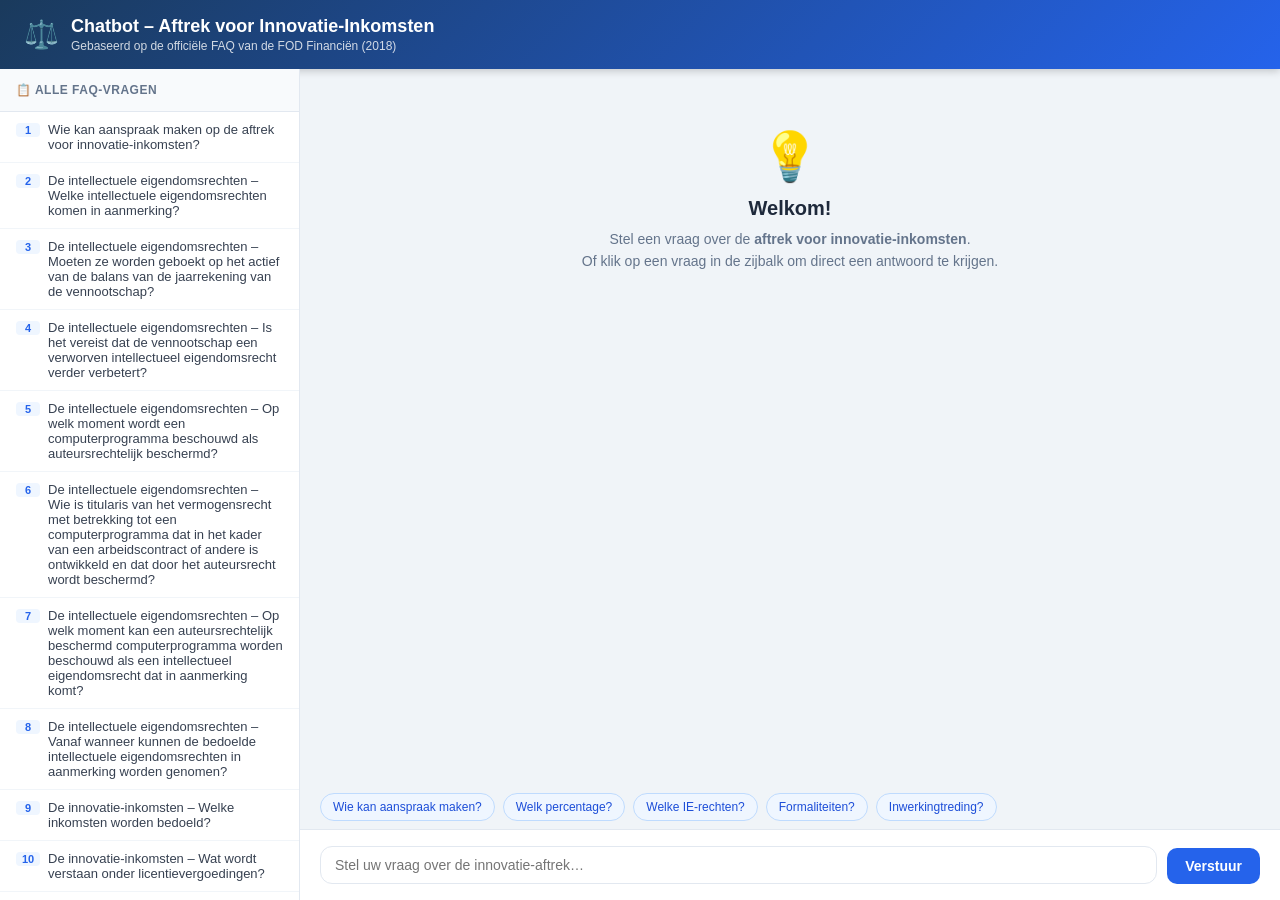
<file: chatbot.html>
<!DOCTYPE html>
<html lang="nl">
<head>
<meta charset="UTF-8">
<meta name="viewport" content="width=device-width, initial-scale=1.0">
<title>Chatbot – Aftrek Innovatie-Inkomsten</title>
<style>
  * { box-sizing: border-box; margin: 0; padding: 0; }
  body { font-family: 'Segoe UI', Arial, sans-serif; background: #f0f4f8; height: 100vh; display: flex; flex-direction: column; }

  header {
    background: linear-gradient(135deg, #1a3a5c, #2563eb);
    color: white; padding: 16px 24px;
    display: flex; align-items: center; gap: 12px;
    box-shadow: 0 2px 8px rgba(0,0,0,0.2);
  }
  header .icon { font-size: 28px; }
  header h1 { font-size: 18px; font-weight: 600; }
  header p { font-size: 12px; opacity: 0.8; margin-top: 2px; }

  .container { display: flex; flex: 1; overflow: hidden; }

  /* Sidebar */
  .sidebar {
    width: 300px; background: #fff; border-right: 1px solid #e2e8f0;
    display: flex; flex-direction: column; overflow: hidden;
  }
  .sidebar-title {
    padding: 14px 16px; font-size: 12px; font-weight: 700;
    color: #64748b; text-transform: uppercase; letter-spacing: 0.5px;
    border-bottom: 1px solid #e2e8f0; background: #f8fafc;
  }
  .faq-list { overflow-y: auto; flex: 1; }
  .faq-item {
    padding: 10px 16px; font-size: 13px; color: #374151;
    cursor: pointer; border-bottom: 1px solid #f1f5f9;
    transition: background 0.15s;
    display: flex; gap: 8px; align-items: flex-start;
  }
  .faq-item:hover { background: #eff6ff; color: #1d4ed8; }
  .faq-item .num {
    font-size: 11px; font-weight: 700; color: #2563eb;
    background: #eff6ff; border-radius: 4px;
    padding: 1px 5px; min-width: 24px; text-align: center;
    margin-top: 1px;
  }

  /* Chat area */
  .chat-area { flex: 1; display: flex; flex-direction: column; overflow: hidden; }

  .messages {
    flex: 1; overflow-y: auto; padding: 20px;
    display: flex; flex-direction: column; gap: 16px;
  }

  .message { display: flex; gap: 10px; max-width: 85%; }
  .message.user { align-self: flex-end; flex-direction: row-reverse; }
  .message.bot { align-self: flex-start; }

  .avatar {
    width: 36px; height: 36px; border-radius: 50%;
    display: flex; align-items: center; justify-content: center;
    font-size: 16px; flex-shrink: 0;
  }
  .user .avatar { background: #2563eb; color: white; }
  .bot .avatar { background: #1a3a5c; color: white; }

  .bubble {
    padding: 12px 16px; border-radius: 16px;
    font-size: 14px; line-height: 1.6; max-width: 100%;
  }
  .user .bubble {
    background: #2563eb; color: white;
    border-bottom-right-radius: 4px;
  }
  .bot .bubble {
    background: white; color: #1e293b;
    border-bottom-left-radius: 4px;
    box-shadow: 0 1px 4px rgba(0,0,0,0.08);
    border: 1px solid #e2e8f0;
  }
  .bot .bubble b { color: #1a3a5c; }
  .bot .bubble .source {
    margin-top: 10px; font-size: 11px; color: #94a3b8;
    border-top: 1px solid #f1f5f9; padding-top: 8px;
  }

  /* Suggesties */
  .suggestions {
    display: flex; flex-wrap: wrap; gap: 8px;
    padding: 0 20px 8px;
  }
  .suggestion {
    font-size: 12px; padding: 6px 12px;
    background: #eff6ff; color: #1d4ed8;
    border: 1px solid #bfdbfe; border-radius: 20px;
    cursor: pointer; transition: background 0.15s;
    white-space: nowrap; overflow: hidden; text-overflow: ellipsis;
    max-width: 280px;
  }
  .suggestion:hover { background: #dbeafe; }

  /* Input */
  .input-area {
    padding: 16px 20px; background: white;
    border-top: 1px solid #e2e8f0;
    display: flex; gap: 10px; align-items: flex-end;
  }
  .input-area textarea {
    flex: 1; border: 1.5px solid #e2e8f0; border-radius: 12px;
    padding: 10px 14px; font-size: 14px; resize: none;
    font-family: inherit; outline: none; max-height: 120px;
    transition: border-color 0.2s;
  }
  .input-area textarea:focus { border-color: #2563eb; }
  .input-area button {
    background: #2563eb; color: white; border: none;
    border-radius: 10px; padding: 10px 18px;
    font-size: 14px; font-weight: 600; cursor: pointer;
    transition: background 0.15s; white-space: nowrap;
  }
  .input-area button:hover { background: #1d4ed8; }
  .input-area button:disabled { background: #94a3b8; cursor: not-allowed; }

  .welcome { text-align: center; padding: 40px 20px; color: #64748b; }
  .welcome .icon { font-size: 48px; margin-bottom: 12px; }
  .welcome h2 { font-size: 20px; color: #1e293b; margin-bottom: 8px; }
  .welcome p { font-size: 14px; line-height: 1.6; }

  @media (max-width: 700px) {
    .sidebar { display: none; }
  }
</style>
</head>
<body>

<header>
  <div class="icon">⚖️</div>
  <div>
    <h1>Chatbot – Aftrek voor Innovatie-Inkomsten</h1>
    <p>Gebaseerd op de officiële FAQ van de FOD Financiën (2018)</p>
  </div>
</header>

<div class="container">

  <div class="sidebar">
    <div class="sidebar-title">📋 Alle FAQ-vragen</div>
    <div class="faq-list" id="faqList"></div>
  </div>

  <div class="chat-area">
    <div class="messages" id="messages">
      <div class="welcome">
        <div class="icon">💡</div>
        <h2>Welkom!</h2>
        <p>Stel een vraag over de <strong>aftrek voor innovatie-inkomsten</strong>.<br>
        Of klik op een vraag in de zijbalk om direct een antwoord te krijgen.</p>
      </div>
    </div>

    <div class="suggestions" id="suggestions">
      <div class="suggestion" onclick="askQuestion('Wie kan aanspraak maken op de aftrek?')">Wie kan aanspraak maken?</div>
      <div class="suggestion" onclick="askQuestion('Welk percentage bedraagt de aftrek?')">Welk percentage?</div>
      <div class="suggestion" onclick="askQuestion('Welke intellectuele eigendomsrechten komen in aanmerking?')">Welke IE-rechten?</div>
      <div class="suggestion" onclick="askQuestion('Wat zijn de formaliteiten?')">Formaliteiten?</div>
      <div class="suggestion" onclick="askQuestion('Wanneer treedt de wet in werking?')">Inwerkingtreding?</div>
    </div>

    <div class="input-area">
      <textarea id="userInput" placeholder="Stel uw vraag over de innovatie-aftrek…" rows="1"
        onkeydown="if(event.key==='Enter'&&!event.shiftKey){event.preventDefault();sendMessage()}"
        oninput="autoResize(this)"></textarea>
      <button onclick="sendMessage()" id="sendBtn">Verstuur</button>
    </div>
  </div>
</div>

<script>
const FAQ_DATA = [
  {
    "num": 1,
    "vraag": "Wie kan aanspraak maken op de aftrek voor innovatie-inkomsten?",
    "antwoord": "Die maatregel heeft een algemene draagwijdte. Ze is van toepassing op alle binnenlandse\nvennootschappen en, voor de innovatie-inkomsten met betrekking tot de intellectuele eigendomsrechten\ndie verbonden zijn met hun Belgische inrichtingen, op de buitenlandse vennootschappen, wat ook de\ngrootte ervan is, die volle eigenaar, mede-eigenaar of vruchtgebruiker zijn van een in aanmerking komend\nintellectueel eigendomsrecht of titularis van licenties of rechten die verbonden zijn aan zo'n recht.\nHet volstaat dat een vennootschap over enig recht beschikt voor het gebruik van de intellectuele\neigendom. Daarmee wordt vermeden dat in het kader van gezamenlijke ontwikkelingsprojecten, waarbij\nslechts één partij de formele eigenaar is van de gezamenlijk ontwikkelde intellectuele eigendom, de andere\npartij of partijen, enkel en alleen omdat zij geen houder van de intellectuele eigendom is of zijn, van de\naftrek voor innovatie-inkomsten wordt of worden uitgesloten. De bijdrage die geleverd wordt aan het\n\ngezamenlijk ontwikkelen van een intellectuele eigendom zal de vennootschap in kwestie recht geven om\naanspraak te maken op de aftrek voor innovatie-inkomsten (Parl. St., Kamer, zitting 2016-2017, DOC 54\n2235/001, blz. 10)."
  },
  {
    "num": 2,
    "vraag": "De intellectuele eigendomsrechten – Welke intellectuele eigendomsrechten komen in aanmerking?",
    "antwoord": "Zoals verduidelijkt in nr. 5, werd het toepassingsgebied van de nieuwe aftrek uitgebreid en heeft ze niet\nalleen meer betrekking op octrooien maar ook op andere intellectuele eigendomsrechten. Overeenkomstig\nartikel 205/1, § 2, 1°, WIB 92, komen de volgende intellectuele eigendomsrechten in aanmerking voor de\naftrek voor innovatie-inkomsten:\na) de octrooien of aanvullende beschermingscertificaten die niet door de vennootschap, een licentienemer\nof een verbonden onderneming zijn gebruikt voor de verkoop van goederen of diensten aan onafhankelijke\nderden vóór 01.01.2007;\nb) de kwekersrechten waarvoor de aanvraag is ingediend of die door de vennootschap zijn verworven, ten\nvroegste op 01.07.2016;\nc) de weesgeneesmiddelen, beperkt tot de eerste 10 jaar dat ze als dusdanig zijn ingeschreven in het\nEuropees Register van weesgeneesmiddelen, en waarvan de aanvraag is ingediend of die door de\nvennootschap zijn verworven, ten vroegste op 01.07.2016;\nd) de na 30.06.2016 van overheidswege toegekende data- of marktexclusiviteit beperkt tot de eerste 11\njaar bij toepassing van:\n-      artikel 59 van de Verordening (EG) nr. 1107/2009 van het Europees Parlement en de Raad van 21\noktober 2009 betreffende het op de markt brengen van gewasbeschermingsmiddelen en tot intrekking\nvan de Richtlijnen 79/117/EEG en 91/414/EEG van de Raad;\n-      artikel 14.11 van de Verordening (EG) nr. 726/2004 van het Europees Parlement en de Raad van 31\nmaart 2004 tot vaststelling van communautaire procedures voor het verlenen van vergunningen en het\ntoezicht op geneesmiddelen voor menselijk en diergeneeskundig gebruik en tot oprichting van een\nEuropees geneesmiddelenbureau;\n-      de artikelen 10.1, 10.5 of 74bis van de Richtlijn Nr. 2001/83/EG van het Europees Parlement en de\nRaad van 6 november 2001 tot vaststelling van een communautair wetboek betreffende\ngeneesmiddelen voor menselijk gebruik;\n-      de artikelen 13.1, 13.5 of 13bis van de Richtlijn Nr. 2001/82/EG van het Europees Parlement en de\nRaad van 6 november 2001 tot vaststelling van een communautair wetboek betreffende\ngeneesmiddelen voor diergeneeskundig gebruik;\n-      artikel 8 van de Verordening (EG) nr. 141/2000 van het Europees Parlement en de Raad van 16\ndecember 1999 inzake weesgeneesmiddelen;\n-      analoge bepalingen van nationaal of internationaal recht;\ne) auteursrechtelijk beschermde computerprogramma's, met inbegrip van een afgeleid werk of aanpassing\nvan een bestaand computerprogramma, dat is voortgevloeid uit een in artikel 2753, § 3, WIB 92, bedoeld\nonderzoeks- of ontwikkelingsproject of - programma en nog geen inkomsten heeft voortgebracht vóór\n01.07.2016.\n\nEr wordt opgemerkt dat alle aan marketing gerelateerde intellectuele eigendom van de aftrek voor\ninnovatie-inkomsten is uitgesloten. Inkomsten uit de benaming, logo's, vormen, merken, … die bedoeld zijn\nom een product of dienst te onderscheiden, evenals gebruiksmodellen, komen niet in aanmerking (zie in die\nzin Parl. St., Kamer, zitting 2016-2017, DOC 54 2235/001, blz. 11)."
  },
  {
    "num": 3,
    "vraag": "De intellectuele eigendomsrechten – Moeten ze worden geboekt op het actief van de balans van de jaarrekening van de vennootschap?",
    "antwoord": "De intellectuele eigendomsrechten waarvoor de vennootschap het voordeel van de aftrek (vrijstelling) wenst te genieten, moeten worden geboekt op het actief van de balans van de jaarrekening. Er wordt aan herinnerd dat het KB 18.12.2015 het Belgische boekhoudrecht in overeenstemming heeft gebracht met de Europese richtlijn 2013/34/EU."
  },
  {
    "num": 4,
    "vraag": "De intellectuele eigendomsrechten – Is het vereist dat de vennootschap een verworven intellectueel eigendomsrecht verder verbetert?",
    "antwoord": "De aftrek voor innovatie-inkomsten is van toepassing zowel op de door de vennootschap geheel of gedeeltelijk zelf ontwikkelde als op de door haar verworven intellectuele eigendomsrechten. Er is impliciet vereist dat de verworven intellectuele eigendomsrechten door de vennootschap geheel of gedeeltelijk verder zijn verbeterd."
  },
  {
    "num": 5,
    "vraag": "De intellectuele eigendomsrechten – Op welk moment wordt een computerprogramma beschouwd als auteursrechtelijk beschermd?",
    "antwoord": "De categorie van 'auteursrechtelijk beschermde computerprogramma's' wijkt af van de overige vier categorieën van intellectuele eigendomsrechten. Overeenkomstig artikel XI.295 van het Wetboek van Economisch Recht verkrijgt een computerprogramma bescherming door het auteursrecht op het moment van zijn creatie, zonder enige formaliteit."
  },
  {
    "num": 6,
    "vraag": "De intellectuele eigendomsrechten – Wie is titularis van het vermogensrecht met betrekking tot een computerprogramma dat in het kader van een arbeidscontract of andere is ontwikkeld en dat door het auteursrecht wordt beschermd?",
    "antwoord": "Artikel XI.296 van het Wetboek van Economisch recht bepaalt dat alleen de werkgever geacht wordt\nverkrijger te zijn van de vermogensrechten met betrekking tot computerprogramma's die zijn gemaakt\ndoor een of meer werknemers of beambten bij de uitoefening van hun taken of in opdracht van hun\nwerkgever, tenzij bij overeenkomst of statutair anders is bepaald.\n\nM.a.w., hoewel er steeds een natuurlijke persoon (werknemer, bedrijfsleider, onderaannemer, …) aan de\nbasis ligt van het ontwikkelde programma, wordt overeenkomstig artikel XI.296 van het Wetboek van\nEconomisch recht enkel de werkgever geacht verkrijger te zijn van de vermogensrechten met betrekking\ntot de computerprogramma's die zijn gemaakt, tenzij bij overeenkomst of statutair anders is bepaald.\nBijgevolg wordt de vennootschap geacht zelf het auteursrechtelijk beschermde computerprogramma te\nhebben ontwikkeld.\nUit de parlementaire stukken blijkt dat voor de categorie van de auteursrechtelijk beschermde\ncomputerprogramma's, de initiële verwerving van het door een werknemer, bedrijfsleider of een\nonderaannemer ontwikkelde recht, beschouwd moet worden als een door de vennootschap zelf\nontwikkeld computerprogramma, dat door het vermoeden van overdracht van rechten of via overeenkomst\nin aanmerking komt (zie in die zin Parl. St., Kamer, zitting 2016-2017, DOC 54 2235/001, blz. 10 en 11)."
  },
  {
    "num": 7,
    "vraag": "De intellectuele eigendomsrechten – Op welk moment kan een auteursrechtelijk beschermd computerprogramma worden beschouwd als een intellectueel eigendomsrecht dat in aanmerking komt?",
    "antwoord": "Auteursrechtelijk beschermde computerprogramma's, met inbegrip van afgeleide werken of\naanpassingen van bestaande computerprogramma's, worden als in aanmerking komende intellectuele\neigendomsrechten beschouwd indien zij voortvloeien uit een onderzoeks- en/of ontwikkelingsproject of –\nprogramma zoals bedoeld in artikel 2753, § 3, WIB 92, inzake de vrijstelling van doorstorting van\nbedrijfsvoorheffing. Die voorwaarde heeft enkel betrekking op de naleving van de definitie inzake O&O en\nbetekent niet dat er effectief een vrijstelling van doorstorting van bedrijfsvoorheffing wordt toegepast.\nEr wordt opgemerkt dat de bedoelde computerprogramma's worden beschouwd als intellectuele\neigendomsrechten die in aanmerking komen indien de vennootschap voor de bedoelde projecten of\nprogramma's over een bindend advies beschikt van de Programmatorische federale Overheidsdienst\nWetenschapsbeleid (Belspo) inzake de vrijstelling van doorstorting van bedrijfsvoorheffing. In de andere\ngevallen wordt de belastingplichtige verzocht om zo'n bindend advies te vragen aan Belspo, met het oog op\nde toepassing van de aftrek voor innovatie-inkomsten (zie in die zin, Parl. St., Kamer, zitting 2016-2017,\nDOC 54 2235/001, blz. 11)."
  },
  {
    "num": 8,
    "vraag": "De intellectuele eigendomsrechten – Vanaf wanneer kunnen de bedoelde intellectuele eigendomsrechten in aanmerking worden genomen?",
    "antwoord": "Zoals reeds vermeld in nr. 5 werd het toepassingsgebied van de nieuwe aftrek uitgebreid met\ninzonderheid als doel nieuwe of bijkomende O&O-activiteiten te ondersteunen. In dat verband komen\nenkel de 'nieuwe' intellectuele eigendomsrechten in aanmerking."
  },
  {
    "num": 9,
    "vraag": "De innovatie-inkomsten – Welke inkomsten worden bedoeld?",
    "antwoord": "De categorieën van inkomsten die recht kunnen geven op de aftrek voor innovatie-inkomsten zijn: (1) licentievergoedingen, (2) vergoedingen begrepen in de verkoopprijs van goederen of diensten, (3) vergoedingen uit procesinnovatie, (4) schadevergoedingen voor schending van intellectuele eigendomsrechten, en (5) bedragen bij vervreemding van intellectuele eigendomsrechten. Enkel inkomsten die uitsluitend verbonden zijn met een intellectueel eigendomsrecht worden in aanmerking genomen."
  },
  {
    "num": 10,
    "vraag": "De innovatie-inkomsten – Wat wordt verstaan onder licentievergoedingen?",
    "antwoord": "Net zoals bij de aftrek voor octrooi-inkomsten worden ook hier de vergoedingen, van welke aard ook,\nbedoeld die worden verkregen voor het gebruik van een intellectueel eigendomsrecht dat in aanmerking\nkomt.\nHet kan daarbij gaan om vaste betalingen, variabele betalingen (bijvoorbeeld een percentage van de omzet,\neen percentage van de winst, …), gemengde betalingen of voorschotten."
  },
  {
    "num": 11,
    "vraag": "De innovatie-inkomsten – Wat wordt verstaan onder vergoedingen die begrepen zijn in de verkoopprijs van de geproduceerde goederen of de geleverde diensten?",
    "antwoord": "Net zoals bij de aftrek voor octrooi-inkomsten worden ook de vergoedingen bedoeld die begrepen zijn\nin de verkoopprijs van de geproduceerde goederen of de geleverde diensten.\nHet gaat om vergoedingen die aan de vennootschap verschuldigd zouden zijn voor het belastbare tijdperk\nindien de goederen die door of voor rekening van de vennootschap worden geproduceerd of de diensten\ndie door of voor rekening van de vennootschap worden geleverd, zouden worden geproduceerd of geleverd\ndoor een derde op grond van een licentie die door de vennootschap wordt verleend.\nBijgevolg moet worden vastgesteld welke vergoeding de vennootschap zou hebben ontvangen indien\nzij een licentie op de intellectuele eigendomsrechten, die worden gebruikt voor de productie van de\ngoederen of voor de levering van de diensten aan een onafhankelijke vennootschap, zou hebben verleend.\nDe vennootschap zal dus fictief moeten doen alsof een derde de bedoelde goederen produceert of de\ndiensten levert op grond van de verleende licentie op de intellectuele eigendomsrechten om vervolgens het\nbedrag vast te stellen van de vergoeding die onder normale marktomstandigheden verschuldigd zou zijn\ndoor die fictieve derde."
  },
  {
    "num": 12,
    "vraag": "De innovatie-inkomsten – Wat wordt verstaan onder vergoedingen die voorvloeien uit procesinnovatie?",
    "antwoord": "Het gaat om de vergoedingen die aan de vennootschap verschuldigd zouden zijn voor het belastbare\ntijdperk indien het productieproces, dat onlosmakelijk verbonden is met een intellectueel eigendomsrecht\ndat in aanmerking komt en dat door of voor rekening van de vennootschap wordt gevolgd, zou worden\ngevolgd door een derde op grond van een licentie die door de vennootschap wordt verleend.\nZoals uiteengezet in de nrs. 37 en 38, moet ook daarbij de vergoeding worden vastgesteld die de\nvennootschap zou hebben ontvangen indien zij aan een onafhankelijke vennootschap een licentie zou\nhebben verleend om het productieproces te volgen.\nDie categorie van inkomsten werd toegevoegd om procesinnovatie aan te moedigen. Procesinnovatie\nzal immers niet altijd leiden tot een meerprijs voor het product of de dienst, omdat het niet noodzakelijk\neen beschermd product of een beschermde dienst betreft. Daarom zal ook het deel van de marge op de\nverkoop van het product of de levering van de dienst dat overeenstemt met de vergoeding die een derde\naan de vennootschap verschuldigd zou zijn voor het volgen van het beschermde productie- of\nleveringsproces, als in aanmerking komende innovatie-inkomsten worden beschouwd. Dat betreft niet\nenkel de werkwijze van het productieproces maar tevens beschermde producten die gebruikt worden in het\nproductieproces (Parl. St., Kamer, zitting 2016-2017, DOC 54 2235/001, blz. 12)."
  },
  {
    "num": 13,
    "vraag": "De intellectuele eigendomsrechten waarvoor de vennootschap het voordeel van de aftrek (vrijstelling) voor innovatie-inkomsten wenst te verkrijgen, moeten geheel of gedeeltelijk door de vennootschap zelf zijn ontwikkeld of van derden zijn verworven en moeten worden geboekt op het actief van de balans van de vennootschap in de rubriek 'II. Immateriële vaste activa'.",
    "antwoord": "Er wordt aan herinnerd dat het KB 18.12.2015 (1), dat het Belgische boekhoudrecht in\novereenstemming heeft gebracht met de Europese Richtlijn 2013/34/EU, het KB/W. Venn heeft gewijzigd,\ninzonderheid wat betreft de boekhoudkundige verwerking van kosten van onderzoek en ontwikkeling.\nDaaruit blijkt dat de kosten van ontwikkeling, in tegenstelling tot de kosten van onderzoek, nog steeds\nkunnen worden geboekt in de rubriek 'II. Immateriële vaste activa' op het actief van de balans van de\njaarrekening. Niettemin verduidelijkt het Verslag aan de Koning bij het KB 18.12.2015 dat de boeking van\nnieuwe kosten van onderzoek onder de immateriële vaste activa toegelaten blijft voor zover die kosten\nonmiddellijk en volledig worden afgeschreven in het jaar dat ze worden geactiveerd. Voor meer toelichting\nbij die materie wordt verwezen naar de circulaire AAFisc Nr. 18/2016 (nr. Ci.701.947) d.d. 15.6.2016 en\nmeer bepaald naar de titel 'II.A.2.KB 18.12.2015' ervan.\n(1) Het KB van 18.12.2015 tot omzetting van Richtlijn 2013/34/EU van   26 juni 2013 van het Europees\nParlement en van de Raad betreffende de jaarlijkse financiële overzichten, geconsolideerde financiële\noverzichten en aanverwante verslagen van bepaalde ondernemingsvormen, tot wijziging van Richtlijn\n2006/43/EG van het Europees Parlement en de Raad en tot intrekking van Richtlijnen 78/660/EEG en\n83/349/EEG van de Raad."
  },
  {
    "num": 14,
    "vraag": "De innovatie-inkomsten – Wat worden verstaan onder de bedragen verkregen bij de vervreemding van een intellectueel eigendomsrecht?",
    "antwoord": "De vergoedingen die worden verkregen bij de vervreemding van een intellectueel eigendomsrecht komen in aanmerking voor de aftrek voor innovatie-inkomsten, op voorwaarde dat het recht de aard van vast actief heeft. Om de aftrek te behouden die aan die inkomsten is toegekend, moet de vennootschap de sommen opnieuw investeren in O&O-activiteiten."
  },
  {
    "num": 15,
    "vraag": "De aftrek voor innovatie-inkomsten is van toepassing zowel op de door de vennootschap geheel of gedeeltelijk zelf ontwikkelde intellectuele eigendomsrechten als op de rechten verworven van al dan niet onafhankelijke derden.",
    "antwoord": "Er is impliciet vereist dat de verworven intellectuele eigendomsrechten door de vennootschap geheel of\ngedeeltelijk verder werden verbeterd (zie in die zin Parl. St., Kamer, zitting 2016-2017, DOC 54 2235/001,\nblz. 9).\nDie voorwaarde wordt niet meer uitdrukkelijk vermeld (in tegenstelling tot wat voorzien was in het kader\nvan de aftrek voor octrooi-inkomsten) aangezien de Nexus-breuk (zie de nrs. 71 e.v.) het aandeel weergeeft\nvan de door de vennootschap zelf uitgevoerde of aan een niet-verbonden onderneming uitbestede O&O-\nactiviteiten in de totale O&O-activiteiten met betrekking tot een intellectueel eigendomsrecht en zodoende\n\nhet bedrag van de toegekende aftrek wordt beperkt. In dezelfde zin is ook niet meer vereist dat\nvennootschappen, andere dan die bedoeld in artikel 15, §§ 1 tot 6, W. Venn, de ontwikkeling of de\nverbetering moeten realiseren binnen een onderzoekscentrum dat een tak van werkzaamheid vormt. Dat\nin tegenstelling tot wat voorzien was in het kader van de aftrek voor octrooi-inkomsten."
  },
  {
    "num": 16,
    "vraag": "De netto innovatie-inkomsten – Kunnen de netto-inkomsten globaal worden vastgesteld voor alle intellectuele eigendomsrechten?",
    "antwoord": "In principe moet de vaststelling van de netto innovatie-inkomsten (zie ook FAQ 15, nr. 49) afzonderlijk\nper intellectueel eigendomsrecht gebeuren.\nOvereenkomstig de afwijking zoals voorzien in artikel 205/4, § 1, tweede lid, WIB 92, kan echter,\nwanneer de vennootschap kan aantonen dat dat vanuit praktisch oogpunt niet of zeer moeilijk uitvoerbaar\nis, worden toegestaan dat de innovatie-inkomsten, die voortvloeien uit intellectuele eigendomsrechten,\nworden vastgesteld hetzij per type product of dienst, hetzij per groep van producten of diensten. Die\nafwijking zou bijvoorbeeld verantwoord kunnen zijn wanneer een product of een dienst gebaseerd is op\neen groot aantal verschillende eigendomsrechten.\nIn dat geval zal de vennootschap het verband moeten aantonen tussen enerzijds de innovatie-inkomsten\nen de kwalificerende en globale uitgaven en anderzijds hetzij het type product of dienst, hetzij de groep van\nproducten of diensten (zie ook de nrs. 108 en 109)."
  },
  {
    "num": 17,
    "vraag": "De netto innovatie-inkomsten – Hoe gebeurt de aftrek van de kosten van het belastbare tijdperk?",
    "antwoord": "Artikel 205/1, § 2, 3°, WIB 92, bepaalt wat moet worden begrepen onder 'netto-inkomsten' terwijl\nartikel 205/2, WIB 92, de modaliteiten verduidelijkt voor het vaststellen van de netto-inkomsten voor een\nbelastbaar tijdperk.\nOvereenkomstig artikel 205/1, § 2, 3°, WIB 92, moet, voor het vaststellen van de netto innovatie-\ninkomsten, het brutobedrag van de innovatie-inkomsten worden verminderd met de in kosten opgenomen\nglobale uitgaven, gedaan of gedragen in het belastbare tijdperk en die niet lager mogen zijn dan de kosten\ndie tussen niet-verbonden ondernemingen van toepassing zouden zijn.\nHet begrip 'globale uitgaven' (zie nr. 50) heeft bijgevolg betrekking op de kosten van O&O-activiteiten\ndie uitsluitend betrekking hebben op het intellectueel eigendomsrecht, gedragen door de vennootschap\n\nzelf of door een al dan niet verbonden onderaannemer, met inbegrip van de kosten voor het verwerven van\nhet intellectueel eigendomsrecht verworven van derden (zie in dat verband ook nr. 60). Naast de eenmalige\nuitgave voor de verwerving van de volle eigendom, mede-eigendom of vruchtgebruik van een intellectueel\neigendomsrecht, worden ook weerkerende uitgaven zoals royalty's of licentievergoedingen als uitgaven\nvoor de verwerving van een intellectueel eigendomsrecht beschouwd (Parl. St., Kamer, zitting 2016-2017,\nDOC 54 2235/001, blz. 14).\nEnkel de kosten die rechtstreeks betrekking hebben op het intellectueel eigendomsrecht worden in\naanmerking genomen, met uitsluiting dus van interesten, kosten verbonden aan terreinen en gebouwen en\nelke andere kost die niet kan worden toegerekend aan de O&O-activiteiten.\nIn dat kader verduidelijkt de Memorie van Toelichting (Parl. St., Kamer, zitting 2016-2017, DOC 54\n2235/001, blz. 13): 'Om te bepalen of een kost rechtstreeks betrekking heeft op innovatie-inkomsten zal\nniet zozeer naar de \"aard\" van de kosten gekeken worden, maar wel naar hun eigenlijke aanwending'. Als\nvoorbeeld worden de loonkosten genomen van een onderzoeker die zich wijdt aan de ontwikkeling van een\nintellectuele eigendom. Hoewel de loonkosten volgens hun aard op de kostenrekeningen betreffende\nbezoldigingen, sociale lasten en pensioenen worden geboekt, vormen die kosten O&O-uitgaven die\nrechtstreeks betrekking hebben op een intellectueel eigendomsrecht.\nOnder de loonkosten van een onderzoeker wordt de globale loonkost voor een vennootschap verstaan\ningevolge het werk van de onderzoeker in dienst van die vennootschap. Behalve de kosten die verband\nhouden met de eigenlijke bezoldiging moeten ook inzonderheid de kosten die door de vennootschap\nworden gedragen inzake maaltijdcheques, groepsverzekering, bedrijfswagen, telefoon, multimedia, …. in\naanmerking worden genomen.\nZo moet bijvoorbeeld onder de loonkosten die verbonden zijn met de terbeschikkingstelling van een\nbedrijfswagen alle kosten worden begrepen die voortvloeien uit die terbeschikkingstelling (privé en\nberoepsmatig), namelijk de kosten van afschrijving, onderhoud, brandstof, verzekering, … verminderd met\nde eventuele tussenkomst van de werknemer.\nIn het algemeen moet per intellectueel eigendomsrecht het gedeelte van de loonkosten kunnen worden\nbepaald dat verbonden is aan O&O-activiteiten.\nDe O&O-kosten die niet kunnen worden toegewezen aan een bepaald intellectueel eigendomsrecht,\nmogen niet in mindering worden gebracht van de bruto innovatie-inkomsten die voortvloeien uit dat recht.\nDe Memorie van Toelichting verduidelijkt niettemin dat om het rechtstreeks verband vast te stellen met\neen intellectueel eigendomsrecht, er naar de 'intentie' van die uitgaven moet worden gekeken. De Memorie\nneemt als voorbeeld het geval van een intellectueel eigendomsrecht dat voortvloeit uit een groter O&O-\nproject waarbij pas op het moment van de totstandkoming van de intellectuele eigendom kan worden\nvastgesteld dat bepaalde O&O-uitgaven niet rechtstreeks betrekking hebben op die intellectuele\neigendom. Wanneer niettemin op het moment dat de uitgaven worden gedaan die uitgaven kunnen\nworde"
  },
  {
    "num": 18,
    "vraag": "De netto innovatie-inkomsten – Hoe gebeurt de aftrek van de historische kosten?",
    "antwoord": "Er wordt aan herinnerd dat artikel 205/1, § 2, 3°, WIB 92, bepaalt wat moet worden begrepen onder\n'netto-inkomsten' terwijl artikel 205/2, WIB 92, de modaliteiten verduidelijkt voor het vaststellen van de\nnetto-inkomsten voor een belastbaar tijdperk."
  },
  {
    "num": 19,
    "vraag": "De categorie van 'auteursrechtelijk beschermde computerprogramma's' wijkt af van de overige vier categorieën van intellectuele eigendom in die zin dat de auteursrechten geen aanvraag behoeven, maar dat zij automatisch ontstaan op het moment dat zij door het auteursrecht beschermd worden geacht (Parl. St., Kamer, zitting 2016-2017, DOC 54 2235/001, blz. 10).",
    "antwoord": "Overeenkomstig artikel XI.295 van het Wetboek van Economisch Recht verkrijgt een\ncomputerprogramma bescherming indien het oorspronkelijk is in die zin, dat het een eigen intellectuele\nschepping van de auteur is. Om te bepalen of het programma voor auteursrechtelijke bescherming in\naanmerking komt, mogen geen andere criteria worden toegepast.\nHet auteursrecht beschermt het computerprogramma in zijn verschillende aspecten: broncode, objectcode,\nesthetische elementen, interface, voorbereidend materiaal, structuur van het programma, …. Een nog niet\nuitgeschreven programma waarvan de architectuur voldoende is ontwikkeld, kan ook reeds beschermd zijn.\nVoor meer verduidelijkingen betreffende de computerprogramma's die beschermd zijn door het\nauteursrecht kan de internetsite van de FOD Economie, KMO, Middenstand en Energie worden\ngeraadpleegd op het adres http://economie.fgov.be, luik 'Intellectuele eigendom' van de rubriek\n'Ondernemingen en zelfstandigen'."
  },
  {
    "num": 20,
    "vraag": "De beperking van de netto innovatie-inkomsten in functie van de uitgaven – Waaruit bestaat de Nexus-breuk? – Bedoeling",
    "antwoord": "Artikel 205/3, § 1, WIB 92, bepaalt dat de innovatie-inkomsten die afzonderlijk worden vastgesteld\novereenkomstig artikel 205/2, WIB 92, worden vermenigvuldigd met een breuk waarvan:\n-      de teller gelijk is aan de in het belastbare tijdperk en in vorige belastbare tijdperken gedane\nkwalificerende uitgaven met betrekking tot het intellectueel eigendomsrecht, eventueel verhoogd met\n30 % tot maximum het bedrag van de noemer;\n-      de noemer gelijk is aan de in het belastbare tijdperk en in vorige belastbare tijdperken gedane globale\nuitgaven met betrekking tot het intellectueel eigendomsrecht."
  },
  {
    "num": 21,
    "vraag": "De beperking van de netto innovatie-inkomsten in functie van de uitgaven – Waaruit bestaat de Nexus-breuk? – Overgangsstelsel",
    "antwoord": "Artikel 205/3, § 1, tweede lid, WIB 92, voorziet een overgangsstelsel voor het bepalen van de Nexus-\nbreuk voor de aanslagjaren 2019 en vorige.\nDat overgangsstelsel is voorwaardelijk en is alleen van toepassing voor zover de vennootschap\ngedurende drie opeenvolgende belastbare tijdperken geen bewijsstukken ter beschikking van de\nadministratie kon houden, zoals dat voorzien is in artikel 205/4, § 1, WIB 92.\nUit de Memorie van Toelichting (zie in die zin Parl. St., Kamer, zitting 2016-2017, DOC 54 2235/001,\nblz. 21) blijkt dat het overgangsstelsel die gevallen beoogt waarbij de belastingplichtige, voor de globale\nuitgaven die zijn gedaan voor de ontwikkeling van een intellectuele eigendom, de inlichtingen die\nnoodzakelijk zijn voor het berekenen van de Nexus-breuk overeenkomstig de vereisten zoals opgenomen in\nartikel 205/4, § 1, WIB 92, nog niet kan verstrekken.\nM.a.w., door die overgangsperiode wordt aan deze belastingplichtige de nodige tijd gegeven om zich aan te\npassen aan de bepalingen van artikel 205/4, § 1, WIB 92, inzake het bijhouden van bewijsstukken die\nnoodzakelijk zijn in het kader van de berekening van de bedoelde breuk.\nHet is nuttig eraan te herinneren dat het stelsel van de aftrek voor innovatie-inkomsten op verschillende\ngebieden werd uitgebreid met het oog op het bevorderen van nieuwe innovatie (zie nr. 5).\nHet overgangsstelsel beoogt niet de gevallen waarbij de belastingplichtige niet beschikt over de\nbewijsstukken met betrekking tot de uitgaven waarmee rekening werd gehouden bij de berekening van de\nbreuk (bijvoorbeeld voor oude octrooien waarvoor de belastingplichtige niet meer beschikt over\nbewijsstukken voor de bedoelde uitgaven en waarvoor geen enkele uitgave meer is gedaan)."
  },
  {
    "num": 22,
    "vraag": "De beperking van de netto innovatie-inkomsten in functie van de uitgaven – Waaruit bestaat de Nexus-breuk? – Wettelijke afwijking",
    "antwoord": "De wettekst voorziet dat het mogelijk is dat de Nexus-breuk wegens uitzonderlijke omstandigheden niet representatief is voor de werkelijke situatie. Overeenkomstig artikel 205/3, § 2, WIB 92, kan de vennootschap de breuk bepalen op basis van het werkelijk aandeel van de kwalificerende uitgaven ten opzichte van de globale uitgaven. De toepassing van die afwijkende bepaling wordt uitgevoerd op basis van een voorafgaande beslissing."
  },
  {
    "num": 23,
    "vraag": "De aftrek voor innovatie-inkomsten – Waaruit bestaat het fiscaal voordeel dat verbonden is aan de innovatie-inkomsten? – Aftrek",
    "antwoord": "De aftrek voor innovatie-inkomsten is gelijk aan 85% van de netto-inkomsten zoals bepaald overeenkomstig artikel 205/2 en 205/3, WIB 92. De aftrek voor innovatie-inkomsten gebeurt na de aftrek voor definitief belaste inkomsten (DBI) en de aftrek voor risicokapitaal (VRI). Indien het belastbare tijdperk geen of onvoldoende winst oplevert, wordt de niet-verleende aftrek overgedragen naar de volgende belastbare tijdperken."
  },
  {
    "num": 24,
    "vraag": "De aftrek voor innovatie-inkomsten – Waaruit bestaat het fiscaal voordeel dat verbonden is met die innovatie-inkomsten? – Vrijstelling – Tijdelijke vrijstelling",
    "antwoord": "Door de inlassing van artikel 194quinquies, WIB 92, is het voortaan reeds mogelijk om het fiscaal\nvoordeel voor de innovatie-inkomsten te verkrijgen vanaf het belastbare tijdperk waarin een aanvraag voor\nhet bekomen van een in aanmerking komend intellectueel eigendomsrecht wordt ingediend.\nOmdat het onmogelijk is om op het ogenblik dat die aanvraag wordt ingediend te weten of het intellectueel\neigendomsrecht uiteindelijk zal worden verleend, wordt een tijdelijke vrijstelling toegekend in de periode\ndat de aanvraag lopende is. Van zodra het intellectueel eigendomsrecht effectief wordt toegekend, wordt\nde tijdelijke vrijstelling definitief."
  },
  {
    "num": 25,
    "vraag": "De aftrek voor innovatie-inkomsten – Waaruit bestaat het fiscaal voordeel dat verbonden is aan de innovatie-inkomsten? – Vrijstelling – Definitieve vrijstelling",
    "antwoord": "De tijdelijke vrijstelling met betrekking tot een intellectueel eigendomsrecht wordt definitief door een\nverhoging van de begintoestand van de belastbare reserves, vanaf het aanslagjaar dat verband houdt met\nhet belastbare tijdperk waarin dat intellectueel eigendomsrecht is verleend.\nDe innovatie-inkomsten die betrekking hebben op dat recht verkrijgen de aftrek voor innovatie-inkomsten\nvanaf het aanslagjaar waarvan sprake is in het voorgaande lid, onder de voorwaarden zoals bedoeld in de\nartikelen 205/1 tot 205/4, WIB 92.\nWanneer de vennootschap voor een bepaald aanslagjaar nog over niet verleende vrijstellingen met\nbetrekking tot een bepaald intellectueel eigendomsrecht beschikt ingevolge de beperking van artikel\n194quinquies, § 1, tweede lid, WIB 92, met betrekking tot de overblijvende winst, kan ze het bedrag ervan\ndefinitief vrijstellen, maar altijd binnen de voormelde beperking. Ingeval een belastbaar tijdperk geen of\nonvoldoende winst oplevert om dat bedrag volledig vrij te stellen, wordt het saldo van de nog niet\nverleende vrijstellingen achtereenvolgens overgedragen op de winst van de volgende belastbare\ntijdperken, waarbij er steeds rekening mee moet worden gehouden dat, per belastbaar tijdperk, de\nverleende vrijstelling nooit meer mag bedragen dan het bedrag van de winst die overblijft na de aftrek van\nde DBI en de VRI.\nDe aandacht wordt er op gevestigd dat de grenzen ingesteld door artikel 194quinquies, § 1, tweede\nlid, en § 2, tweede lid, WIB 92, met betrekking tot de winst van het belastbare tijdperk zoals die overblijft\nvóór de toepassing van de artikelen 205/1 tot 205/4, WIB 92, en vóór de aanleg van de vrijgestelde\nreserve of vaststelling van de definitieve vrijstelling, op een globale manier moeten worden beoordeeld\n\nvoor het geheel van de intellectuele eigendomsrechten waarvoor een vrijgestelde reserve en/of een\ndefinitieve vrijstelling (niet verleende vrijstellingen) worden geboekt.\nWanneer de vennootschap voor een bepaald intellectueel eigendomsrecht in aanmerking komt voor\nde aftrek voor innovatie-inkomsten zoals bedoeld in artikel 205/1, WIB 92, en voor hetzelfde recht of voor\neen andere recht, voor de vrijstelling voor innovatie-inkomsten zoals bedoeld in artikel 194quinquies, WIB\n92, zal die laatste bij voorrang worden toegepast (zie ook nr. 101).\nDe voorheen vrijgestelde innovatie-inkomsten met betrekking tot een intellectueel eigendomsrecht\nworden beschouwd als winst van het belastbare tijdperk waarin de aanvraag voor dat intellectueel\neigendomsrecht niet langer lopende is en het intellectueel eigendomsrecht niet werd verleend.\nDe Memorie van Toelichting verduidelijkt: 'De term \"lopende\" is specifiek gekozen om in enig belastbaar\ntijdperk waarin blijkt dat de vrijgestelde reserve onterecht nog niet in de winst is opgenomen, deze te\nkunnen belasten, ongeacht de termijn die reeds verstreken is sinds de afwijzing van de aanvraag'. (Parl. St.,\nKamer, zitting 2016-2017, DOC 54 2235/001, blz. 7).\nIn dat geval zullen overeenkomstig artikel 416, eerste lid, WIB 92, nalatigheidsinteresten verschuldigd\nzijn vanaf 1 januari van het jaar waarnaar het aanslagjaar wordt genoemd waarvoor de vrijstelling werd\ntoegestaan."
  },
  {
    "num": 26,
    "vraag": "Welke formaliteiten moeten worden vervuld? – Uitgebreide documentatieverplichting",
    "antwoord": "Overeenkomstig artikel 205/4, § 1, WIB 92, is de belastingplichtige onderworpen aan een uitgebreide\ndocumentatieverplichting die per intellectueel eigendomsrecht de controle mogelijk moet maken van het\nbedrag van de netto innovatie-inkomsten en van de breuk waarmee dat bedrag wordt vermenigvuldigd.\nIn dat verband verduidelijkt de Memorie van Toelichting (Parl. St., Kamer, zitting 2016-2017, DOC 54\n2235/001, blz. 22-23) dat de vennootschap 'de bewijsstukken ter beschikking van de administratie zal\nmoeten houden die de vaststelling mogelijk maken van:\n-      de werkelijke waarde van de intellectuele eigendomsrechten die de vennootschap van een verbonden\nonderneming heeft verworven en waaruit het in aanmerking komend intellectueel eigendomsrecht is\nontstaan. De vennootschap moet m.a.w. aantonen dat de prijs van aankoop of de vergoedingen in de\nvorm van royalty's of licenties overeenstemmen met deze die tussen onafhankelijke ondernemingen\novereen zouden zijn gekomen;\n-      het bedrag aan innovatie-inkomsten dat uitsluitend betrekking heeft op het in aanmerking komend\nintellectueel eigendomsrecht;\n-      het bedrag aan in mindering van deze innovatie-inkomsten te brengen kosten. De vennootschap zal niet\nenkel de kosten van dat belastbare tijdperk moeten aantonen, maar indien van toepassing, eveneens\ndeze die in vorige belastbare tijdperken zijn gedaan of gedragen en die van de innovatie-inkomsten\nworden afgetrokken;\n-      de kwalificerende en globale uitgaven die rechtstreeks betrekking hebben op het in aanmerking komend\nintellectueel eigendomsrecht. Ook hier moeten niet enkel de uitgaven van dat belastbaar tijdperk, maar\ntevens die van vorige belastbare tijdperken worden bewezen, teneinde de juistheid van de breuk\nwaarmee de netto innovatie-inkomsten worden vermenigvuldigd te kunnen vaststellen.\n\nVooral wanneer een vennootschap over meerdere intellectuele eigendomsrechten beschikt waarvoor de\ninnovatie-inkomsten afzonderlijk worden bepaald, wordt het leggen van het verband tussen de innovatie-\ninkomsten en kwalificerende en globale uitgaven enerzijds en het intellectueel eigendomsrecht anderzijds\nessentieel. Een verkeerde toewijzing van inkomsten en/of uitgaven zal in dat geval immers leiden tot een\nverkeerde weergave van het aandeel zelf uitgevoerde O&O-activiteiten per intellectueel eigendomsrecht\nen bijgevolg tot een bedrag aan aftrek voor innovatie-inkomsten dat niet in overeenstemming is met de\ndoelstellingen van deze fiscale gunstmaatregel.\nWanneer de vennootschap kan aantonen dat de vaststelling van de innovatie-inkomsten per intellectueel\neigendomsrecht vanuit praktisch oogpunt echter niet uitvoerbaar is, mag zij de innovatie-inkomsten\nvaststellen, hetzij per type product of dienst, hetzij per groep van producten of diensten, die voortvloeien\nuit intellectuele eigendomsrechten' (zie ook nr. 55)."
  },
  {
    "num": 27,
    "vraag": "Wat zijn de te vervullen formaliteiten? – Opgave 275 INNO",
    "antwoord": "Om de vrijstelling voor innovatie-inkomsten en/of de aftrek voor innovatie-inkomsten te kunnen\nverkrijgen, moet de belastingplichtige bij  zijn aangifte in de VenB of de BNI/ven., naargelang het geval, een\nopgave 275 INNO voegen (onderdeel 275 INNO van de elektronische aangifte BIZTAX of model beschikbaar\nop het volgende adres: https://financien.belgium.be en kies 'formulieren').\nWat de vrijstelling voor innovatie-inkomsten betreft, moet de opgave 275 INNO worden bijgevoegd\nvanaf het aanslagjaar dat verbonden is aan het belastbare tijdperk waarin de aanvraag voor een\nintellectueel eigendomsrecht is gebeurd.\nWat de aftrek voor innovatie-inkomsten betreft, moet de opgave 275 INNO worden bijgevoegd voor\nelk aanslagjaar waarvoor:\n-      ofwel, de aftrek voor innovatie-inkomsten wordt toegepast;\n-      ofwel, de termijn van de in een vorig belastbaar tijdperk gekozen methode van lineaire spreiding zoals\nbedoeld in artikel 205/2, § 2, derde lid, WIB 92, nog niet is komen te vervallen, tenzij de aftrek voor\ninnovatie-inkomsten met betrekking tot dat intellectueel eigendomsrecht niet langer wordt toegepast;\n-      ofwel, de in artikel 205/4, § 5, WIB 92, bedoelde herbeleggingstermijn als gevolg van de vervreemding\nvan een intellectueel eigendomsrecht in een vorig belastbaar tijdperk nog niet is komen te vervallen."
  },
  {
    "num": 28,
    "vraag": "Wanneer treedt de aftrek voor innovatie-inkomsten in werking?",
    "antwoord": "Artikel 16, W 9.2.2017, bepaalt: 'Deze wet heeft uitwerking met ingang van 1 juli 2016'.\nBijgevolg is die wet, rekening houdend met de datum van publicatie ervan, van toepassing vanaf\n02.03.2017 op de innovatie-inkomsten zoals bedoeld in artikel 205/1, § 2, 2°, WIB 92, die vanaf\n01.07.2016 worden verkregen."
  },
  {
    "num": 29,
    "vraag": "Overgangsregime voor de aftrek voor octrooi-inkomsten – Bestaat er een samenloop tussen de aftrek voor innovatie-inkomsten en de aftrek voor octrooi-inkomsten?",
    "antwoord": "De W 03.08.2016 heeft de aftrek voor octrooi-inkomsten opgeheven maar ze heeft evenwel een\novergangsregime voorzien die opgenomen is in artikel 543, WIB 92.\n\nDie bepaling voorziet het behoud van het bestaande stelsel voor de octrooi-inkomsten die tot en met\n30.06.2021 worden ontvangen uit in aanmerking komende octrooien waarvan de aanvragen werden\ningediend vóór 01.07.2016 of, in het geval van verworven octrooien of licentierechten waarvan de\ngebrevetteerde producten of werkwijzen verbeterd zijn, die vóór 01.07.2016 werden verworven en\nwaarvoor de aftrek voor innovatie-inkomsten nog niet werd toegepast. Voor meer details wordt verwezen\nnaar de circulaire AAFisc Nr. 41/2016 (nr. Ci.707.658) d.d. 02.12.2016.\nDe aandacht wordt er op gevestigd dat, overeenkomstig artikel 205/4, § 4, WIB 92, de vennootschap,\ndie voor een in aanmerking komend octrooi, opteert voor de toepassing van de aftrek voor octrooi-\ninkomsten, geen gebruik kan maken van de nieuwe aftrek voor innovatie-inkomsten met betrekking tot de\ninkomsten uit dat octrooi, voor alle belastbare tijdperken die afsluiten vóór 01.07.2021. De keuze voor het\novergangsregime is m.a.w. onherroepelijk (Parl. St., Kamer, zitting 2016-2017, DOC 54 2235/001, blz. 24).\nInzonderheid uit wat voorafgaat en meer bepaald uit de inwerkingtreding van de bepalingen van de W\n03.08.2016 en de W 09.02.2017 volgt:\n-      met betrekking tot de vóór 01.07.2016 ontvangen inkomsten uit octrooien zoals bedoeld in het oude\nartikel 2052, WIB 92, kan enkel gebruik worden gemaakt van de aftrek voor octrooi-inkomsten;\n-      met betrekking tot de vanaf 01.07.2016 ontvangen inkomsten uit octrooien zoals bedoeld in het oude\nartikel 2052, WIB 92, kan de belastingplichtige kiezen tussen de aftrek voor octrooi-inkomsten en de\naftrek voor innovatie-inkomsten. De door de belastingplichtige gemaakte keuze is echter onherroepelijk.\nDe keuze voor de aftrek voor octrooi-inkomsten moet door de belastingplichtige worden gemaakt de\neerste keer dat hij gebruik kan maken van die aftrek voor octrooi-inkomsten overeenkomstig artikel 543,\nWIB 92. In dat geval moet de belastingplichtige het bedrag dat daadwerkelijk aftrekbaar is in zijn aangifte\nvermelden in de rubriek 'Aftrek voor octrooi-inkomsten' van het vak 'Uiteenzetting van de winst' (regel\n1434) en moet hij het vakje op de regel 1865 van het vak 'Aftrek voor octrooi-inkomsten – Informatie met\nbetrekking tot het overgangsregime' aanvinken en bij zijn aangifte de opgave 275P ('Aftrek voor octrooi-\ninkomsten') voegen.\nDe keuze voor de aftrek voor innovatie-inkomsten moet worden gemaakt voor het aanslagjaar dat\nverbonden is aan het belastbare tijdperk waarin het octrooi voor de eerste keer een inkomen oplevert\n(bruto innovatie-inkomsten). De belastingplichtige is er in dat geval toe gehouden bij zijn aangifte de\nopgave 275 INNO te voegen.\nDe gelijktijdige toepassing van de aftrek voor octrooi-inkomsten en de aftrek voor innovatie-\ninkomsten met betrekking tot eenzelfde octrooi is in principe uitgesloten. Aangezien de toepassing van de\naftrek voor octrooi-inkomsten slechts toegestaan is tot en met 30.06.2016, eventueel verlengd tot en met\n30.06.2021 (toepassing van het overgangsregime van artikel 543, WIB 92), kan het voorvallen dat in de\nbelastbare tijdperken waarin die data vallen, met betrekking tot hetzelfde octrooi zowel de aftrek voor\noctrooi-inkomsten als die voor innovatie-inkomsten wordt toegepast. Indien dat gebeurt, zullen enkel de\ninnovatie-inkomsten met betrekking tot het deel van het belastbare tijdperk waarin voor dat octrooi de\naftrek voor octrooi-inkomsten niet werd toegepast, voor de aftrek voor innovatie-inkomsten in aanmerking\nworden genomen (zie artikel 205/2, § 1, 1ste lid, WIB 92, zoals aangevuld door artikel 6, 1°, W 17.12.2017\nen in die zin Parl. St., Kamer, zitting 2017-2018, DOC 54 2764/001, blz. 9)."
  },
  {
    "num": 30,
    "vraag": "Bijzonderheden – Wat in geval van fiscaal neutrale herstructureringsverrichtingen?",
    "antwoord": "De artikelen 46, 212, 229 en 231, WIB 92, werden aangepast zodat, in het geval van de in die artikelen\nbedoelde fiscaal neutrale herstructureringsverrichtingen, de aftrekken voor octrooi-inkomsten en\ninnovatie-inkomsten in beschouwing kunnen worden genomen alsof die verrichtingen niet hadden\nplaatsgevonden.\nIn het kader van de aftrek voor innovatie-inkomsten heeft de fiscale neutraliteit inzonderheid als\ngevolg dat:\n-      de overgedragen vrijstellingen en aftrekken die de overgenomen (gesplitste) vennootschap nog niet\nheeft verkregen wegens geen of onvoldoende winst om die vrijstellingen/aftrekken te kunnen\ntoepassen (zie de nrs. 92, 100, 103 en 104), overgedragen worden naar de overnemende of verkrijgende\nvennootschap;\n-      in het geval van een splitsing, de nog niet verleende vrijstellingen en aftrekken worden toegekend aan\nde vennootschappen die de intellectuele eigendomsrechten hebben verkregen waarop die vrijstellingen\nen aftrekken betrekking hebben;\n-      wanneer de innovatie-inkomsten voor de eerste maal afzonderlijk worden bepaald (zie FAQ 18) in\nvoorkomend geval rekening moet worden gehouden met de historische kosten die door de\novergenomen (gesplitste) vennootschap werden gemaakt vóór de herstructureringsverrichting;\n-      voor het vaststellen van de Nexus-breuk, gelet op het 'evoluerend' karakter ervan, de vóór de\nherstructureringsverrichting gedane uitgaven hun aard behouden (kwalificerende uitgaven of globale\nuitgaven)."
  },
  {
    "num": 31,
    "vraag": "Bijzonderheden – Kan de aftrek voor innovatie-inkomsten worden gecombineerd met de investeringsaftrek?",
    "antwoord": "De Memorie van Toelichting (Parl. St., Kamer, zitting 2016-2017, DOC 54 2235/001, blz. 6)\nverduidelijkt dat 'de toepassing van de aftrek voor innovatie-inkomsten geen hinder vormt voor de\ntoepassing van de investeringsaftrek met betrekking tot hetzelfde intellectueel eigendomsrecht. De\ninvesteringsaftrek wordt immers berekend op de aanschaffings- of vervaardigingsprijs van het\nintellectueel eigendomsrecht, terwijl de aftrek voor innovatie-inkomsten een fiscaal voordeel toekent voor\nde netto-inkomsten voortvloeiend uit dit intellectueel eigendomsrecht'.\nInterne ref.: 711.953\nTOP"
  }
];

// Bouw de sidebar
const faqList = document.getElementById('faqList');
FAQ_DATA.forEach(qa => {
  const div = document.createElement('div');
  div.className = 'faq-item';
  div.innerHTML = `<span class="num">${qa.num}</span><span>${qa.vraag}</span>`;
  div.onclick = () => {
    askQuestion(qa.vraag);
    // Scroll naar top op mobiel
    document.getElementById('messages').scrollTop = 999999;
  };
  faqList.appendChild(div);
});

function autoResize(el) {
  el.style.height = 'auto';
  el.style.height = Math.min(el.scrollHeight, 120) + 'px';
}

function addMessage(text, type) {
  const msgs = document.getElementById('messages');
  // Verwijder welcome scherm
  const welcome = msgs.querySelector('.welcome');
  if (welcome) welcome.remove();

  const div = document.createElement('div');
  div.className = 'message ' + type;
  const avatar = type === 'user' ? '👤' : '⚖️';
  div.innerHTML = `
    <div class="avatar">${avatar}</div>
    <div class="bubble">${text}</div>
  `;
  msgs.appendChild(div);
  msgs.scrollTop = msgs.scrollHeight;
}

function tokenize(text) {
  return text.toLowerCase()
    .replace(/[^a-zàáâãäåæçèéêëìíîïðñòóôõöøùúûüýþÿ0-9\s]/g, ' ')
    .split(/\s+/)
    .filter(w => w.length > 2);
}

// Stopwoorden NL
const STOP = new Set(['het','de','een','van','in','op','met','voor','dat','die','wat','wie','hoe','als','bij','aan','ook','naar','uit','door','over','werd','worden','wordt','zijn','was','heeft','hebben','kan','kunnen','moet','moeten','niet','meer','nog','maar','wel','dan','dit','die','dat','ze','hij','hun','haar','zijn','ons','wij','ik','je','men','per','tot','voor','wordt','werd']);

function score(query, qa) {
  const qTokens = tokenize(query).filter(t => !STOP.has(t));
  const haystack = tokenize(qa.vraag + ' ' + qa.antwoord);
  const haystackSet = new Set(haystack);

  let s = 0;
  // Exacte treffers
  qTokens.forEach(t => {
    if (haystackSet.has(t)) s += 3;
    // Partial match
    haystack.forEach(h => { if (h.includes(t) || t.includes(h)) s += 1; });
  });
  // Bonus: match in vraag (titel)
  const vraagTokens = new Set(tokenize(qa.vraag));
  qTokens.forEach(t => { if (vraagTokens.has(t)) s += 5; });
  return s;
}

function findAnswers(query) {
  if (!query.trim()) return [];
  const scored = FAQ_DATA.map(qa => ({ qa, score: score(query, qa) }))
    .filter(x => x.score > 0)
    .sort((a, b) => b.score - a.score);
  return scored.slice(0, 3).map(x => x.qa);
}

function formatAnswer(qa) {
  const antwoord = qa.antwoord
    .replace(/\n\n/g, '</p><p>')
    .replace(/\n/g, '<br>');
  return `<b>FAQ ${qa.num}: ${escHtml(qa.vraag)}</b><br><br><p>${antwoord}</p>
    <div class="source">📄 Bron: FAQ aftrek innovatie-inkomsten – FOD Financiën, 26.07.2018</div>`;
}

function escHtml(s) {
  return s.replace(/&/g,'&amp;').replace(/</g,'&lt;').replace(/>/g,'&gt;');
}

function sendMessage() {
  const input = document.getElementById('userInput');
  const query = input.value.trim();
  if (!query) return;
  input.value = '';
  input.style.height = 'auto';
  document.getElementById('suggestions').style.display = 'none';
  askQuestion(query);
}

function askQuestion(query) {
  addMessage(escHtml(query), 'user');

  setTimeout(() => {
    const results = findAnswers(query);
    if (results.length === 0) {
      addMessage('Ik kon geen specifiek antwoord vinden op uw vraag. Probeer een andere formulering of klik op een vraag in de zijbalk.', 'bot');
    } else if (results.length === 1) {
      addMessage(formatAnswer(results[0]), 'bot');
    } else {
      // Meerdere resultaten: toon het beste + vermelding van anderen
      let html = formatAnswer(results[0]);
      const others = results.slice(1).map(r => `FAQ ${r.num}`).join(', ');
      html += `<div class="source" style="margin-top:6px">💡 Mogelijk ook relevant: ${others}</div>`;
      addMessage(html, 'bot');
    }
  }, 200);
}
</script>
</body>
</html>
</file>
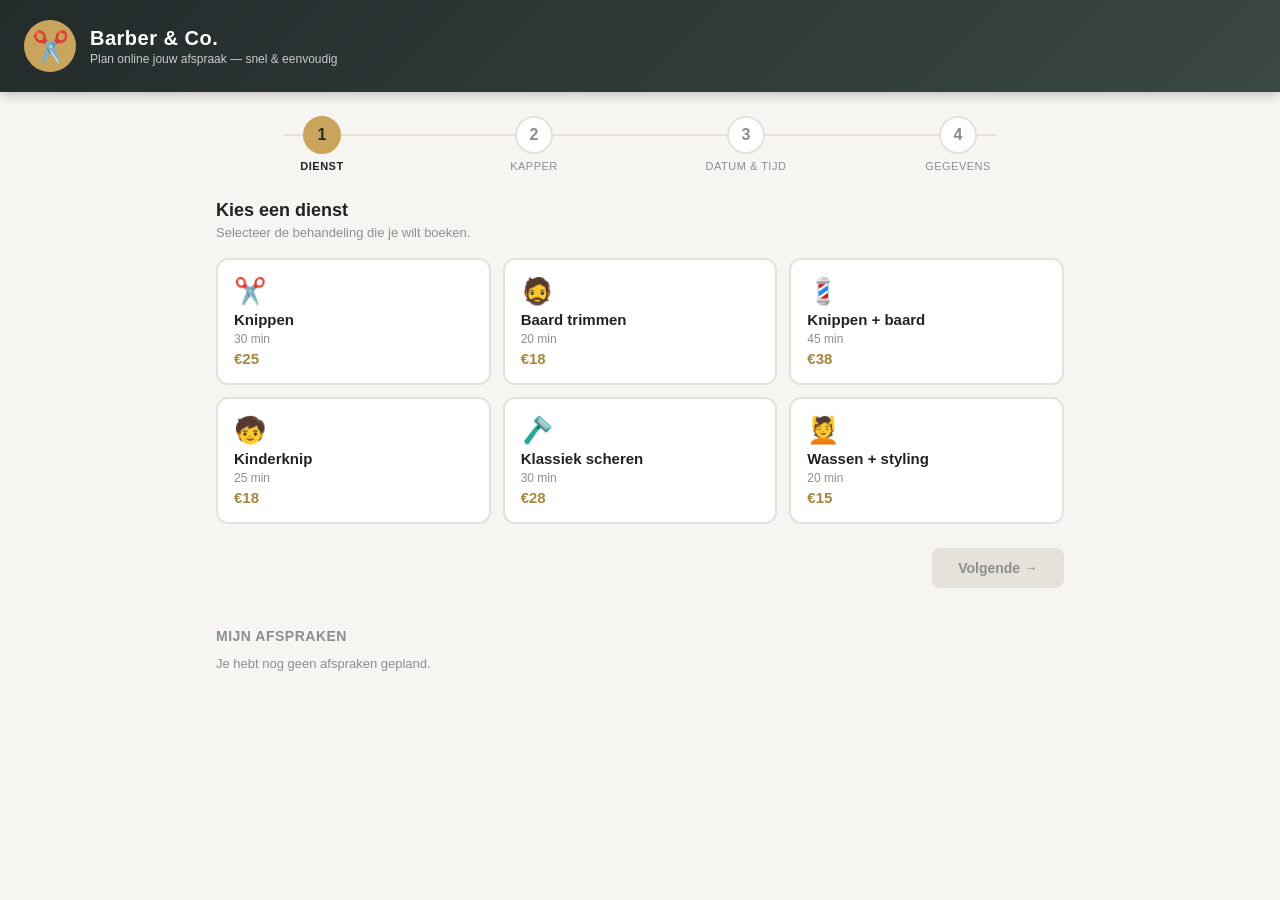
<file: planner.html>
<!DOCTYPE html>
<html lang="nl">
<head>
<meta charset="UTF-8">
<meta name="viewport" content="width=device-width, initial-scale=1.0">
<title>Kapperszaak – Afspraak Plannen</title>
<style>
  * { box-sizing: border-box; margin: 0; padding: 0; }
  :root {
    --bg: #f7f5f2;
    --ink: #1f2421;
    --gold: #c8a45c;
    --gold-dark: #a8863f;
    --dark: #232b2b;
    --muted: #8a8f8c;
    --line: #e6e2db;
    --ok: #2f9e6b;
  }
  body {
    font-family: 'Segoe UI', Arial, sans-serif;
    background: var(--bg); color: var(--ink);
    min-height: 100vh;
  }

  /* Header */
  header {
    background: linear-gradient(135deg, #232b2b, #3a4744);
    color: #fff; padding: 20px 24px;
    display: flex; align-items: center; gap: 14px;
    box-shadow: 0 2px 12px rgba(0,0,0,0.25);
  }
  header .logo {
    font-size: 30px; width: 52px; height: 52px;
    background: var(--gold); color: var(--dark);
    border-radius: 50%; display: flex; align-items: center; justify-content: center;
    flex-shrink: 0;
  }
  header h1 { font-size: 20px; font-weight: 700; letter-spacing: 0.5px; }
  header p { font-size: 12px; opacity: 0.75; margin-top: 2px; }

  .wrap { max-width: 880px; margin: 0 auto; padding: 24px 16px 60px; }

  /* Stepper */
  .stepper {
    display: flex; justify-content: space-between;
    margin-bottom: 28px; position: relative;
  }
  .stepper::before {
    content: ''; position: absolute; top: 18px; left: 8%; right: 8%;
    height: 2px; background: var(--line); z-index: 0;
  }
  .step {
    display: flex; flex-direction: column; align-items: center; gap: 6px;
    z-index: 1; flex: 1;
  }
  .step .dot {
    width: 38px; height: 38px; border-radius: 50%;
    background: #fff; border: 2px solid var(--line);
    display: flex; align-items: center; justify-content: center;
    font-weight: 700; color: var(--muted); transition: all 0.2s;
  }
  .step.active .dot { border-color: var(--gold); background: var(--gold); color: var(--dark); }
  .step.done .dot { border-color: var(--ok); background: var(--ok); color: #fff; }
  .step .label { font-size: 11px; color: var(--muted); text-transform: uppercase; letter-spacing: 0.5px; }
  .step.active .label, .step.done .label { color: var(--ink); font-weight: 600; }

  /* Panels */
  .panel { display: none; animation: fade 0.25s ease; }
  .panel.show { display: block; }
  @keyframes fade { from { opacity: 0; transform: translateY(8px); } to { opacity: 1; transform: none; } }

  .panel h2 { font-size: 18px; margin-bottom: 4px; }
  .panel .sub { font-size: 13px; color: var(--muted); margin-bottom: 18px; }

  /* Cards grid */
  .grid { display: grid; grid-template-columns: repeat(auto-fill, minmax(220px, 1fr)); gap: 12px; }
  .card {
    background: #fff; border: 2px solid var(--line); border-radius: 12px;
    padding: 16px; cursor: pointer; transition: all 0.15s;
    display: flex; flex-direction: column; gap: 4px;
  }
  .card:hover { border-color: var(--gold); transform: translateY(-2px); box-shadow: 0 6px 18px rgba(0,0,0,0.06); }
  .card.selected { border-color: var(--gold); background: #fffaf0; }
  .card .ico { font-size: 26px; }
  .card .name { font-weight: 600; font-size: 15px; }
  .card .meta { font-size: 12px; color: var(--muted); }
  .card .price { font-weight: 700; color: var(--gold-dark); font-size: 15px; }

  /* Date + time */
  .field { margin-bottom: 16px; }
  .field label { display: block; font-size: 13px; font-weight: 600; margin-bottom: 6px; }
  input, select {
    width: 100%; padding: 11px 12px; font-size: 14px;
    border: 1px solid var(--line); border-radius: 8px; background: #fff;
    font-family: inherit; color: var(--ink);
  }
  input:focus, select:focus { outline: none; border-color: var(--gold); }

  .slots { display: grid; grid-template-columns: repeat(auto-fill, minmax(90px, 1fr)); gap: 8px; }
  .slot {
    padding: 10px; text-align: center; font-size: 14px; font-weight: 600;
    border: 1px solid var(--line); border-radius: 8px; background: #fff;
    cursor: pointer; transition: all 0.15s;
  }
  .slot:hover:not(.taken) { border-color: var(--gold); }
  .slot.selected { background: var(--gold); border-color: var(--gold); color: var(--dark); }
  .slot.taken { background: #f1efeb; color: #c4c0b9; cursor: not-allowed; text-decoration: line-through; }
  .slot-empty { font-size: 13px; color: var(--muted); padding: 12px 0; }

  /* Summary */
  .summary {
    background: #fff; border: 1px solid var(--line); border-radius: 12px;
    padding: 18px; margin-bottom: 18px;
  }
  .summary .row { display: flex; justify-content: space-between; padding: 8px 0; font-size: 14px; border-bottom: 1px dashed var(--line); }
  .summary .row:last-child { border-bottom: none; font-weight: 700; }
  .summary .row span:first-child { color: var(--muted); }

  /* Buttons */
  .actions { display: flex; justify-content: space-between; margin-top: 24px; gap: 12px; }
  button.btn {
    padding: 12px 26px; font-size: 14px; font-weight: 600; border-radius: 8px;
    border: none; cursor: pointer; font-family: inherit; transition: all 0.15s;
  }
  .btn-primary { background: var(--gold); color: var(--dark); }
  .btn-primary:hover { background: var(--gold-dark); color: #fff; }
  .btn-primary:disabled { background: var(--line); color: var(--muted); cursor: not-allowed; }
  .btn-ghost { background: transparent; color: var(--muted); border: 1px solid var(--line); }
  .btn-ghost:hover { color: var(--ink); border-color: var(--muted); }

  /* Confirmation */
  .confirm { text-align: center; padding: 30px 16px; }
  .confirm .check {
    width: 76px; height: 76px; border-radius: 50%; background: var(--ok); color: #fff;
    font-size: 40px; display: flex; align-items: center; justify-content: center;
    margin: 0 auto 18px;
  }
  .confirm h2 { font-size: 22px; margin-bottom: 8px; }
  .confirm p { color: var(--muted); margin-bottom: 6px; }

  /* Bookings list */
  .bookings { margin-top: 40px; }
  .bookings h3 { font-size: 14px; text-transform: uppercase; letter-spacing: 0.5px; color: var(--muted); margin-bottom: 12px; }
  .booking-item {
    background: #fff; border: 1px solid var(--line); border-radius: 10px;
    padding: 12px 14px; display: flex; justify-content: space-between; align-items: center;
    margin-bottom: 8px; font-size: 14px;
  }
  .booking-item .info { display: flex; flex-direction: column; gap: 2px; }
  .booking-item .when { font-weight: 600; }
  .booking-item .what { font-size: 12px; color: var(--muted); }
  .booking-item button {
    background: none; border: none; color: #c0392b; cursor: pointer; font-size: 13px;
  }
  .empty-note { font-size: 13px; color: var(--muted); }

  .err { color: #c0392b; font-size: 12px; margin-top: 4px; display: none; }
  .err.show { display: block; }

  @media (max-width: 520px) {
    .step .label { display: none; }
    header h1 { font-size: 17px; }
  }
</style>
</head>
<body>
  <header>
    <div class="logo">✂️</div>
    <div>
      <h1>Barber &amp; Co.</h1>
      <p>Plan online jouw afspraak — snel &amp; eenvoudig</p>
    </div>
  </header>

  <div class="wrap">
    <!-- Stepper -->
    <div class="stepper" id="stepper">
      <div class="step active" data-step="1"><div class="dot">1</div><div class="label">Dienst</div></div>
      <div class="step" data-step="2"><div class="dot">2</div><div class="label">Kapper</div></div>
      <div class="step" data-step="3"><div class="dot">3</div><div class="label">Datum &amp; tijd</div></div>
      <div class="step" data-step="4"><div class="dot">4</div><div class="label">Gegevens</div></div>
    </div>

    <!-- Step 1: Service -->
    <div class="panel show" id="panel-1">
      <h2>Kies een dienst</h2>
      <p class="sub">Selecteer de behandeling die je wilt boeken.</p>
      <div class="grid" id="services"></div>
      <div class="actions">
        <span></span>
        <button class="btn btn-primary" id="next-1" disabled>Volgende →</button>
      </div>
    </div>

    <!-- Step 2: Barber -->
    <div class="panel" id="panel-2">
      <h2>Kies je kapper</h2>
      <p class="sub">Geen voorkeur? Kies "Eerste beschikbare".</p>
      <div class="grid" id="barbers"></div>
      <div class="actions">
        <button class="btn btn-ghost" data-back>← Terug</button>
        <button class="btn btn-primary" id="next-2" disabled>Volgende →</button>
      </div>
    </div>

    <!-- Step 3: Date & time -->
    <div class="panel" id="panel-3">
      <h2>Datum &amp; tijd</h2>
      <p class="sub">Kies een dag en een vrij tijdslot.</p>
      <div class="field">
        <label for="date">Datum</label>
        <input type="date" id="date">
      </div>
      <div class="field">
        <label>Beschikbare tijden</label>
        <div class="slots" id="slots"><div class="slot-empty">Kies eerst een datum.</div></div>
      </div>
      <div class="actions">
        <button class="btn btn-ghost" data-back>← Terug</button>
        <button class="btn btn-primary" id="next-3" disabled>Volgende →</button>
      </div>
    </div>

    <!-- Step 4: Details -->
    <div class="panel" id="panel-4">
      <h2>Jouw gegevens</h2>
      <p class="sub">We sturen je een bevestiging.</p>
      <div class="summary" id="summary"></div>
      <div class="field">
        <label for="name">Naam *</label>
        <input type="text" id="name" placeholder="Voor- en achternaam" autocomplete="name">
        <div class="err" id="err-name">Vul je naam in.</div>
      </div>
      <div class="field">
        <label for="phone">Telefoonnummer *</label>
        <input type="tel" id="phone" placeholder="06 12 34 56 78" autocomplete="tel">
        <div class="err" id="err-phone">Vul een geldig telefoonnummer in.</div>
      </div>
      <div class="field">
        <label for="email">E-mailadres</label>
        <input type="email" id="email" placeholder="naam@voorbeeld.nl" autocomplete="email">
        <div class="err" id="err-email">Vul een geldig e-mailadres in.</div>
      </div>
      <div class="field">
        <label for="notes">Opmerking (optioneel)</label>
        <input type="text" id="notes" placeholder="Bijv. specifieke wensen">
      </div>
      <div class="actions">
        <button class="btn btn-ghost" data-back>← Terug</button>
        <button class="btn btn-primary" id="confirm-btn">Afspraak bevestigen ✓</button>
      </div>
    </div>

    <!-- Confirmation -->
    <div class="panel" id="panel-done">
      <div class="confirm">
        <div class="check">✓</div>
        <h2>Afspraak bevestigd!</h2>
        <p id="done-msg"></p>
        <p>Tot snel bij Barber &amp; Co. ✂️</p>
        <div class="actions" style="justify-content:center; margin-top:24px;">
          <button class="btn btn-primary" id="restart">Nieuwe afspraak plannen</button>
        </div>
      </div>
    </div>

    <!-- Existing bookings -->
    <div class="bookings" id="bookings-wrap">
      <h3>Mijn afspraken</h3>
      <div id="bookings-list"></div>
    </div>
  </div>

<script>
  // ---- Data ----
  const SERVICES = [
    { id: 'knip',    ico: '✂️', name: 'Knippen',           dur: 30, price: 25 },
    { id: 'baard',   ico: '🧔', name: 'Baard trimmen',     dur: 20, price: 18 },
    { id: 'combo',   ico: '💈', name: 'Knippen + baard',   dur: 45, price: 38 },
    { id: 'kind',    ico: '🧒', name: 'Kinderknip',        dur: 25, price: 18 },
    { id: 'scheren', ico: '🪒', name: 'Klassiek scheren',  dur: 30, price: 28 },
    { id: 'wash',    ico: '💆', name: 'Wassen + styling',  dur: 20, price: 15 },
  ];
  const BARBERS = [
    { id: 'any',   ico: '⭐', name: 'Eerste beschikbare', meta: 'Geen voorkeur' },
    { id: 'tom',   ico: '👨', name: 'Tom',   meta: 'Fades & classic cuts' },
    { id: 'sara',  ico: '👩', name: 'Sara',  meta: 'Styling & kleur' },
    { id: 'youss', ico: '🧔', name: 'Youssef', meta: 'Baard specialist' },
  ];
  const OPEN_HOUR = 9, CLOSE_HOUR = 18, SLOT_MIN = 30;
  const STORE_KEY = 'barber_bookings_v1';
  const API_BASE = ''; // leeg = zelfde origin als de server

  // ---- State ----
  const state = { service: null, barber: null, date: null, time: null };
  let currentStep = 1;

  const $ = (s) => document.querySelector(s);
  const loadBookings = () => JSON.parse(localStorage.getItem(STORE_KEY) || '[]');
  const saveBookings = (b) => localStorage.setItem(STORE_KEY, JSON.stringify(b));

  // ---- Render service cards ----
  const servicesEl = $('#services');
  SERVICES.forEach(s => {
    const el = document.createElement('div');
    el.className = 'card';
    el.innerHTML = `<div class="ico">${s.ico}</div>
      <div class="name">${s.name}</div>
      <div class="meta">${s.dur} min</div>
      <div class="price">€${s.price}</div>`;
    el.onclick = () => {
      state.service = s;
      [...servicesEl.children].forEach(c => c.classList.remove('selected'));
      el.classList.add('selected');
      $('#next-1').disabled = false;
    };
    servicesEl.appendChild(el);
  });

  // ---- Render barber cards ----
  const barbersEl = $('#barbers');
  BARBERS.forEach(b => {
    const el = document.createElement('div');
    el.className = 'card';
    el.innerHTML = `<div class="ico">${b.ico}</div>
      <div class="name">${b.name}</div>
      <div class="meta">${b.meta}</div>`;
    el.onclick = () => {
      state.barber = b;
      [...barbersEl.children].forEach(c => c.classList.remove('selected'));
      el.classList.add('selected');
      $('#next-2').disabled = false;
    };
    barbersEl.appendChild(el);
  });

  // ---- Date setup ----
  const dateInput = $('#date');
  const today = new Date();
  const fmt = (d) => d.toISOString().split('T')[0];
  dateInput.min = fmt(today);
  const maxDate = new Date(today); maxDate.setDate(maxDate.getDate() + 60);
  dateInput.max = fmt(maxDate);
  dateInput.onchange = renderSlots;

  async function renderSlots() {
    state.time = null;
    $('#next-3').disabled = true;
    state.date = dateInput.value;
    const slotsEl = $('#slots');
    slotsEl.innerHTML = '';

    if (!state.date) { slotsEl.innerHTML = '<div class="slot-empty">Kies eerst een datum.</div>'; return; }

    const day = new Date(state.date + 'T00:00:00').getDay();
    if (day === 0) { // Sunday closed
      slotsEl.innerHTML = '<div class="slot-empty">Op zondag zijn we gesloten. Kies een andere dag.</div>';
      return;
    }

    // Bezette slots ophalen uit de echte agenda (bron van waarheid).
    slotsEl.innerHTML = '<div class="slot-empty">Beschikbaarheid laden…</div>';
    let booked = [];
    try {
      const res = await fetch(`${API_BASE}/api/availability?date=${state.date}`);
      const data = await res.json();
      if (!res.ok) throw new Error(data.error || 'Onbekende fout');
      booked = data.booked || [];
    } catch (e) {
      const note = document.createElement('div');
      note.className = 'slot-empty';
      note.textContent = `⚠️ Kon beschikbaarheid niet laden: ${e.message}. Draait de server?`;
      slotsEl.innerHTML = '';
      slotsEl.appendChild(note);
      return;
    }

    // Welke tijden zijn bezet (zelfde kapper, of "any"-botsing)
    const takenTimes = booked
      .filter(b => state.barber.id === 'any' || b.barberId === 'any' || b.barberId === state.barber.id)
      .map(b => b.time);

    slotsEl.innerHTML = '';
    const now = new Date();
    for (let h = OPEN_HOUR; h < CLOSE_HOUR; h++) {
      for (let m = 0; m < 60; m += SLOT_MIN) {
        const t = `${String(h).padStart(2,'0')}:${String(m).padStart(2,'0')}`;
        const slot = document.createElement('div');
        slot.className = 'slot';
        slot.textContent = t;

        const slotDateTime = new Date(state.date + 'T' + t + ':00');
        const isPast = slotDateTime < now;
        const isTaken = takenTimes.includes(t);

        if (isPast || isTaken) {
          slot.classList.add('taken');
        } else {
          slot.onclick = () => {
            state.time = t;
            [...slotsEl.children].forEach(c => c.classList.remove('selected'));
            slot.classList.add('selected');
            $('#next-3').disabled = false;
          };
        }
        slotsEl.appendChild(slot);
      }
    }
  }

  // ---- Navigation ----
  function goTo(step) {
    currentStep = step;
    document.querySelectorAll('.panel').forEach(p => p.classList.remove('show'));
    $('#panel-' + step).classList.add('show');
    // stepper state
    document.querySelectorAll('.step').forEach(s => {
      const n = +s.dataset.step;
      s.classList.toggle('active', n === step);
      s.classList.toggle('done', n < step);
    });
    window.scrollTo({ top: 0, behavior: 'smooth' });
  }

  $('#next-1').onclick = () => goTo(2);
  $('#next-2').onclick = () => goTo(3);
  $('#next-3').onclick = () => { buildSummary(); goTo(4); };
  document.querySelectorAll('[data-back]').forEach(b => b.onclick = () => goTo(currentStep - 1));

  function buildSummary() {
    const d = new Date(state.date + 'T00:00:00');
    const dateStr = d.toLocaleDateString('nl-NL', { weekday: 'long', day: 'numeric', month: 'long', year: 'numeric' });
    $('#summary').innerHTML = `
      <div class="row"><span>Dienst</span><span>${state.service.ico} ${state.service.name}</span></div>
      <div class="row"><span>Kapper</span><span>${state.barber.name}</span></div>
      <div class="row"><span>Datum</span><span>${dateStr}</span></div>
      <div class="row"><span>Tijd</span><span>${state.time} uur (${state.service.dur} min)</span></div>
      <div class="row"><span>Totaal</span><span>€${state.service.price}</span></div>`;
  }

  // ---- Confirm ----
  $('#confirm-btn').onclick = async () => {
    const name = $('#name').value.trim();
    const phone = $('#phone').value.trim();
    const email = $('#email').value.trim();
    const notes = $('#notes').value.trim();

    let valid = true;
    const setErr = (id, show) => $('#err-' + id).classList.toggle('show', show);

    setErr('name', !name); if (!name) valid = false;
    const phoneOk = /[0-9]{6,}/.test(phone.replace(/[\s\-+()]/g, ''));
    setErr('phone', !phoneOk); if (!phoneOk) valid = false;
    const emailOk = email === '' || /^[^@\s]+@[^@\s]+\.[^@\s]+$/.test(email);
    setErr('email', !emailOk); if (!emailOk) valid = false;
    if (!valid) return;

    const booking = {
      serviceId: state.service.id, service: state.service.name,
      barberId: state.barber.id, barber: state.barber.name,
      date: state.date, time: state.time,
      dur: state.service.dur, price: state.service.price,
      name, phone, email, notes,
    };

    // Naar de centrale agenda van de kapper sturen.
    const btn = $('#confirm-btn');
    btn.disabled = true; btn.textContent = 'Bezig…';
    let result;
    try {
      const res = await fetch(`${API_BASE}/api/book`, {
        method: 'POST',
        headers: { 'Content-Type': 'application/json' },
        body: JSON.stringify(booking),
      });
      result = await res.json();
      if (!res.ok) throw new Error(result.error || 'Onbekende fout');
    } catch (e) {
      btn.disabled = false; btn.textContent = 'Afspraak bevestigen ✓';
      alert('Afspraak kon niet worden geboekt: ' + e.message);
      if ((e.message || '').toLowerCase().includes('bezet')) { goTo(3); renderSlots(); }
      return;
    }
    btn.disabled = false; btn.textContent = 'Afspraak bevestigen ✓';

    // Lokaal bijhouden zodat de klant 't terugziet onder "Mijn afspraken".
    const bookings = loadBookings();
    bookings.push({ ...booking, id: Date.now(), eventId: result.eventId, cancelToken: result.cancelToken });
    saveBookings(bookings);

    const d = new Date(state.date + 'T00:00:00');
    const dateStr = d.toLocaleDateString('nl-NL', { weekday: 'long', day: 'numeric', month: 'long' });
    $('#done-msg').textContent = `${name}, je ${state.service.name.toLowerCase()} bij ${state.barber.name} staat gepland op ${dateStr} om ${state.time} uur.`;

    document.querySelectorAll('.panel').forEach(p => p.classList.remove('show'));
    $('#panel-done').classList.add('show');
    document.querySelectorAll('.step').forEach(s => s.classList.add('done'));
    renderBookings();
    window.scrollTo({ top: 0, behavior: 'smooth' });
  };

  // ---- Restart ----
  $('#restart').onclick = () => {
    state.service = state.barber = state.date = state.time = null;
    [...servicesEl.children, ...barbersEl.children].forEach(c => c.classList.remove('selected'));
    ['name','phone','email','notes'].forEach(id => $('#' + id).value = '');
    document.querySelectorAll('.err').forEach(e => e.classList.remove('show'));
    dateInput.value = '';
    $('#slots').innerHTML = '<div class="slot-empty">Kies eerst een datum.</div>';
    $('#next-1').disabled = $('#next-2').disabled = $('#next-3').disabled = true;
    goTo(1);
  };

  // ---- Bookings list ----
  function renderBookings() {
    const list = $('#bookings-list');
    const bookings = loadBookings().sort((a, b) => (a.date + a.time).localeCompare(b.date + b.time));
    if (!bookings.length) {
      list.innerHTML = '<div class="empty-note">Je hebt nog geen afspraken gepland.</div>';
      return;
    }
    list.innerHTML = '';
    bookings.forEach(b => {
      const d = new Date(b.date + 'T00:00:00');
      const dateStr = d.toLocaleDateString('nl-NL', { weekday: 'short', day: 'numeric', month: 'short' });
      const el = document.createElement('div');
      el.className = 'booking-item';
      el.innerHTML = `<div class="info">
          <span class="when">${dateStr} — ${b.time} uur</span>
          <span class="what">${b.service} • ${b.barber} • €${b.price}</span>
        </div>
        <button data-id="${b.id}">Annuleren</button>`;
      el.querySelector('button').onclick = async () => {
        if (!confirm('Weet je zeker dat je deze afspraak wilt annuleren?')) return;
        if (b.eventId) {
          try {
            const res = await fetch(`${API_BASE}/api/booking/${b.eventId}?token=${encodeURIComponent(b.cancelToken || '')}`, { method: 'DELETE' });
            const data = await res.json();
            if (!res.ok) throw new Error(data.error || 'Onbekende fout');
          } catch (e) {
            alert('Kon afspraak niet annuleren in de agenda: ' + e.message);
            return;
          }
        }
        saveBookings(loadBookings().filter(x => x.id !== b.id));
        renderBookings();
      };
      list.appendChild(el);
    });
  }

  renderBookings();
</script>
</body>
</html>
</file>
